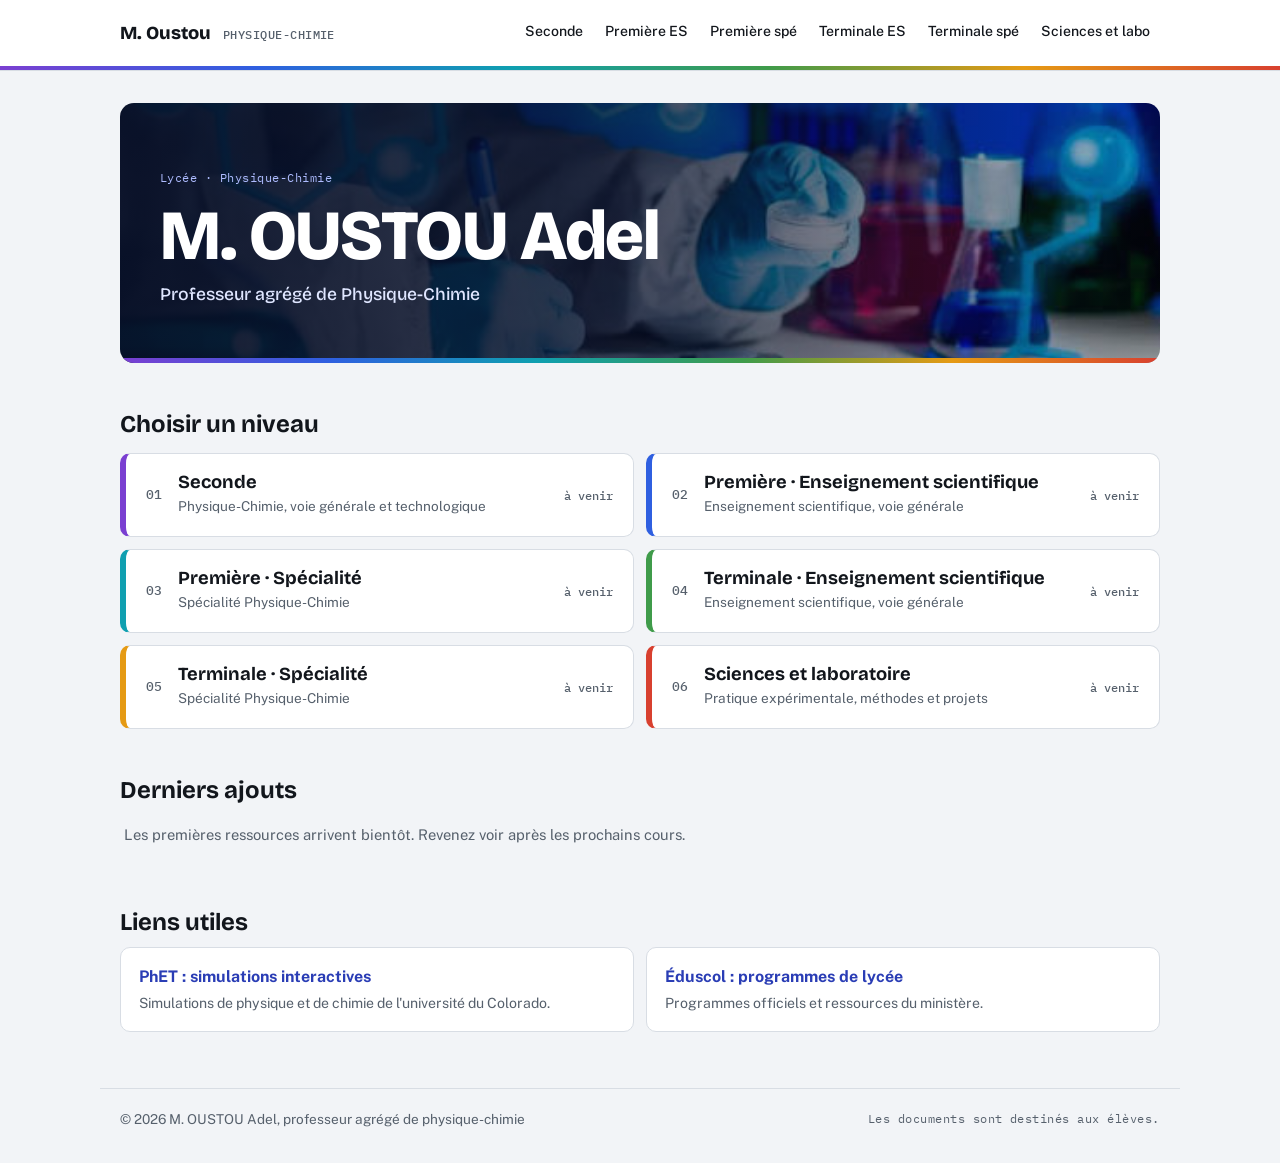
<file: index.html>
<!DOCTYPE html>
<html lang="fr">
<head>
<meta charset="utf-8">
<meta name="viewport" content="width=device-width, initial-scale=1">
<title>Physique-Chimie, M. Oustou</title>
<link rel="preconnect" href="https://fonts.googleapis.com">
<link rel="preconnect" href="https://fonts.gstatic.com" crossorigin>
<link href="https://fonts.googleapis.com/css2?family=Bricolage+Grotesque:opsz,wght@12..96,500;12..96,700;12..96,800&family=IBM+Plex+Mono:wght@400;500&family=Public+Sans:wght@400;500;600&display=swap" rel="stylesheet">
<link rel="stylesheet" href="style.css">
</head>
<body>
<a class="skip" href="#contenu">Aller au contenu</a>
<header class="top">
  <div class="wrap top-in">
    <a class="brand" href="#accueil">M. Oustou <span>Physique-Chimie</span></a>
    <nav id="nav" aria-label="Niveaux"></nav>
  </div>
  <div class="spectre" aria-hidden="true"></div>
</header>
<main id="contenu" class="wrap" tabindex="-1"></main>
<footer class="wrap foot">
  <span id="foot-nom"></span>
  <span class="mono">Les documents sont destinés aux élèves.</span>
</footer>
<script src="data.js"></script>
<script src="app.js"></script>
</body>
</html>
</file>
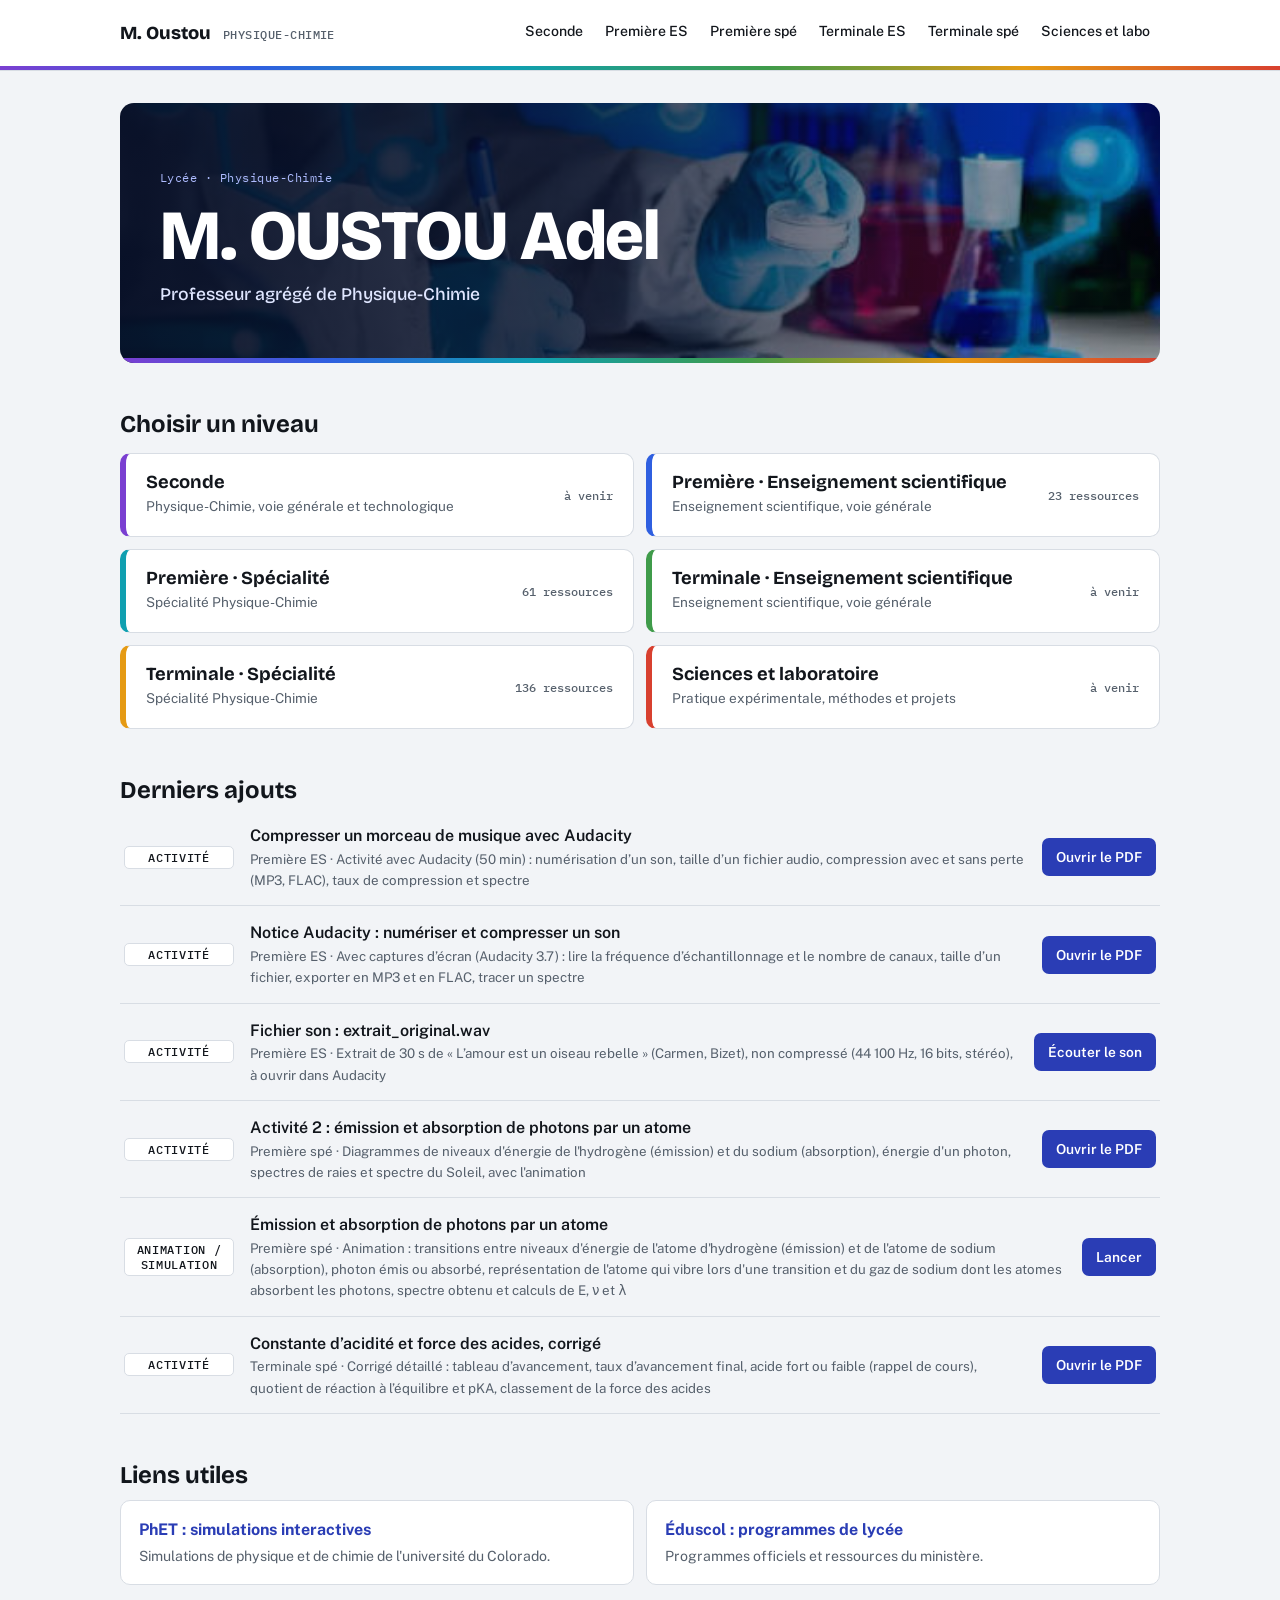
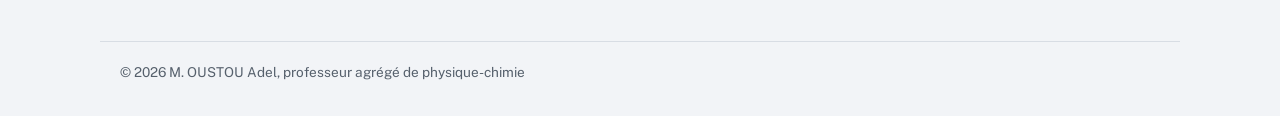
<file: public/index.html>
<!DOCTYPE html>
<html lang="fr">
<head>
<meta charset="utf-8">
<meta name="viewport" content="width=device-width, initial-scale=1">
<title>Physique-Chimie, M. Oustou</title>
<link rel="preconnect" href="https://fonts.googleapis.com">
<link rel="preconnect" href="https://fonts.gstatic.com" crossorigin>
<link href="https://fonts.googleapis.com/css2?family=Bricolage+Grotesque:opsz,wght@12..96,500;12..96,700;12..96,800&family=IBM+Plex+Mono:wght@400;500&family=Public+Sans:wght@400;500;600&display=swap" rel="stylesheet">
<link rel="stylesheet" href="style.css">
</head>
<body>
<a class="skip" href="#contenu">Aller au contenu</a>
<header class="top">
  <div class="wrap top-in">
    <a class="brand" href="#accueil">M. Oustou <span>Physique-Chimie</span></a>
    <nav id="nav" aria-label="Niveaux"></nav>
  </div>
  <div class="spectre" aria-hidden="true"></div>
</header>
<main id="contenu" class="wrap" tabindex="-1"></main>
<footer class="wrap foot">
  <span id="foot-nom"></span>
</footer>
<script src="data.js?v=20261112-2"></script>
<script src="app.js?v=20261106-2"></script>
</body>
</html>
</file>
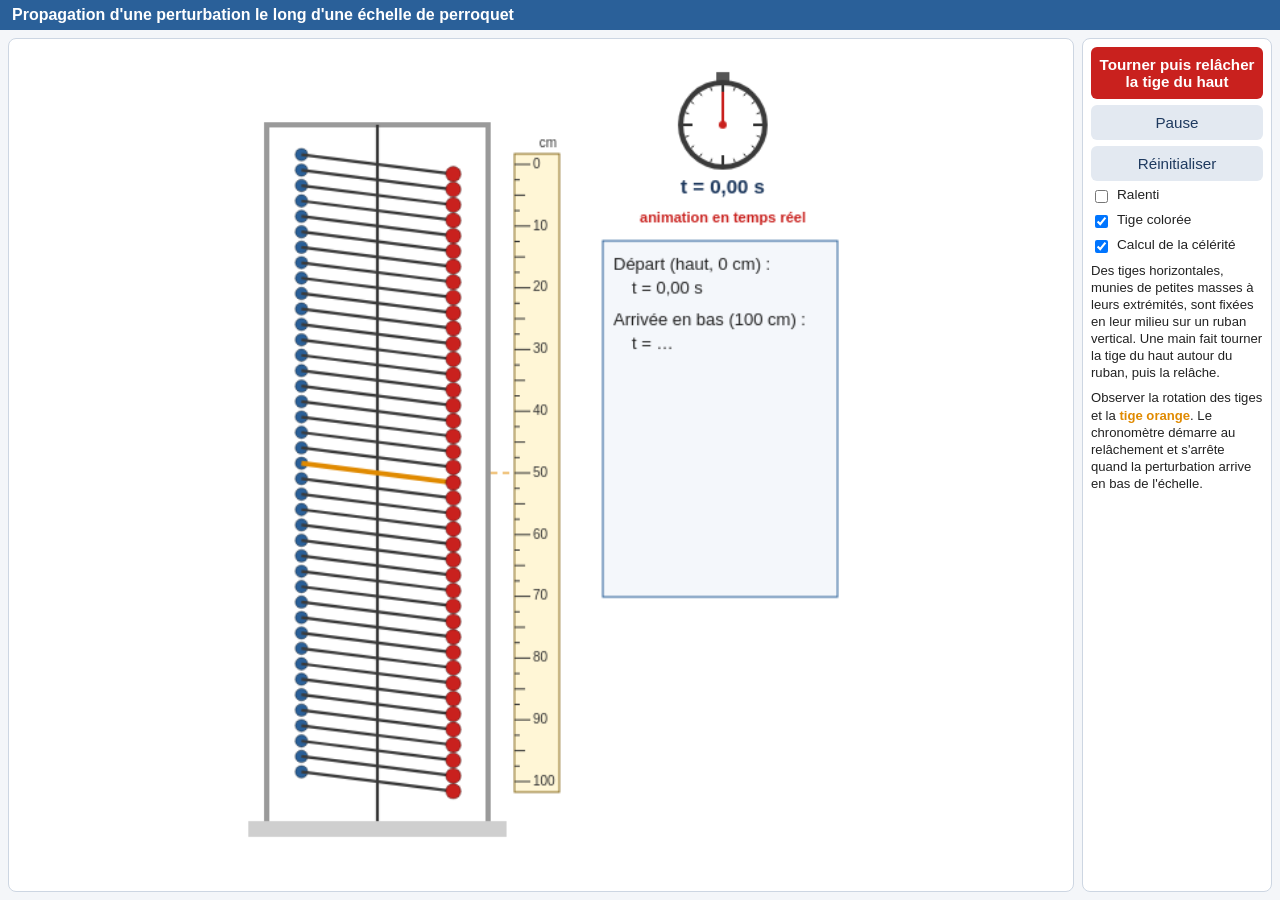
<file: public/simulations/echelle-de-perroquet.html>
<!DOCTYPE html>
<html lang="fr">
<head>
<meta charset="utf-8">
<meta name="viewport" content="width=device-width, initial-scale=1">
<title>Propagation d'une perturbation le long d'une échelle de perroquet</title>
<style>
  :root { --bleu:#2a6099; --rouge:#c9211e; }
  * { box-sizing: border-box; }
  html, body { height:100%; }
  body { margin:0; font-family: "Liberation Sans", Arial, Helvetica, sans-serif; background:#f4f6f9; color:#222;
         display:flex; flex-direction:column; }
  header { background: var(--bleu); color:#fff; padding:6px 12px; flex:0 0 auto; }
  header h1 { margin:0; font-size:1rem; font-weight:bold; }
  main { flex:1 1 auto; min-height:0; display:flex; flex-direction:row; flex-wrap:nowrap; gap:8px; padding:8px; }
  .scene { flex:1 1 auto; min-width:0; min-height:0; display:flex; align-items:flex-start; justify-content:center;
           background:#fff; border:1px solid #cdd6e2; border-radius:8px; padding:4px; }
  canvas { display:block; }
  .panneau { flex:0 0 190px; overflow-y:auto; background:#fff; border:1px solid #cdd6e2; border-radius:8px; padding:8px; }
  .panneau p { margin:0 0 8px; font-size:0.82rem; line-height:1.3; }
  button { display:block; width:100%; margin:0 0 6px; padding:9px 6px; font-size:0.95rem; border:none; border-radius:6px; cursor:pointer; }
  #lancer { background: var(--rouge); color:#fff; font-weight:bold; }
  #pause, #raz { background:#e3e9f1; color:#1f3a5f; }
  label { display:flex; align-items:flex-start; gap:6px; font-size:0.85rem; margin:6px 0; cursor:pointer; line-height:1.2; }
  @media (max-width: 520px) {
    .panneau { flex-basis:132px; padding:6px; }
    .panneau p { font-size:0.74rem; }
    button { font-size:0.82rem; padding:8px 4px; }
    label { font-size:0.76rem; }
    header h1 { font-size:0.88rem; }
  }
</style>
</head>
<body>
<header><h1>Propagation d'une perturbation le long d'une échelle de perroquet</h1></header>
<main>
  <div class="scene" id="scene"><canvas id="c" width="465" height="640"></canvas></div>
  <div class="panneau">
    <button id="lancer">Tourner puis relâcher la tige du haut</button>
    <button id="pause">Pause</button>
    <button id="raz">Réinitialiser</button>
    <label><input type="checkbox" id="ralenti"> Ralenti</label>
    <label><input type="checkbox" id="repere" checked> Tige colorée</label>
    <label><input type="checkbox" id="calcul" checked> Calcul de la célérité</label>
    <p>Des tiges horizontales, munies de petites masses à leurs extrémités, sont fixées en leur milieu sur un ruban
       vertical. Une main fait tourner la tige du haut autour du ruban, puis la relâche.</p>
    <p>Observer la rotation des tiges et la <b style="color:#e08a00">tige orange</b>. Le chronomètre démarre au
       relâchement et s'arrête quand la perturbation arrive en bas de l'échelle.</p>
  </div>
</main>
<script>
(function () {
  const N = 40;              // intervalles : tiges numérotées de 0 (haut) à N (bas)
  const c = 12;              // célérité en tiges par seconde (tiges espacées de 2,5 cm : 0,30 m/s)
  const dt = 0.004;
  const r = c * dt;
  const K = 4;               // nombre de tiges entraînées par la main
  const THETA = 1.25;        // rotation imposée à la tige du bas (rad)
  const TC = 0.6, TM = 0.3, TS = 0.5;
  const KTIGE = 20;          // tige colorée
  const HAUTEUR_CM = 100;
  const REPOS = 0.38;        // angle de repos des tiges (pour voir la perspective)

  let th = new Float64Array(N + 1), tho = new Float64Array(N + 1), thn = new Float64Array(N + 1);
  const cible = new Float64Array(N + 1);
  for (let i = 0; i <= N; i++) cible[i] = i <= K ? THETA * (1 - i / K) : 0;
  let etat = "repos", tp = 0, t = 0, enPause = false, acc = 0, tArrivee = null;

  const cv = document.getElementById("c"), ctx = cv.getContext("2d");
  const scene = document.getElementById("scene");
  function ajuster() {
    const W = scene.clientWidth - 8, H = scene.clientHeight - 8;
    const s = Math.max(0.2, Math.min(W / cv.width, H / cv.height));
    cv.style.width = Math.floor(cv.width * s) + "px";
    cv.style.height = Math.floor(cv.height * s) + "px";
  }
  window.addEventListener("resize", ajuster); ajuster();

  const lisse = x => x <= 0 ? 0 : x >= 1 ? 1 : x * x * (3 - 2 * x);
  const fr = x => x.toFixed(2).replace(".", ",");

  function pas() {
    const r2 = r * r;
    for (let i = 1; i < N; i++) thn[i] = 2 * th[i] - tho[i] + r2 * (th[i + 1] - 2 * th[i] + th[i - 1]);
    thn[0] = 2 * th[0] - tho[0] + 2 * r2 * (th[1] - th[0]);              // haut : extrémité libre
    thn[N] = th[N - 1] + (r - 1) / (r + 1) * (thn[N - 1] - th[N]);       // bas : pas de réflexion
    const tmp = tho; tho = th; th = thn; thn = tmp;
  }

  function avancer(duree) {
    acc += duree;
    while (acc >= dt) {
      acc -= dt; tp += dt;
      if (etat === "rotation") {
        const p = lisse(tp / TC);
        for (let i = 0; i <= N; i++) { th[i] = p * cible[i]; tho[i] = th[i]; }
        if (tp >= TC) { etat = "maintien"; tp = 0; }
      } else if (etat === "maintien") {
        if (tp >= TM) { etat = "libre"; tp = 0; t = 0; for (let i = 0; i <= N; i++) tho[i] = th[i]; }
      } else if (etat === "libre") {
        pas(); t += dt;
        if (tArrivee === null) {
          let imax = -1, amax = 0;
          for (let i = 0; i <= N; i++) { const a = Math.abs(th[i]); if (a > amax) { amax = a; imax = i; } }
          if (amax > 0.15 && imax >= N - 1) tArrivee = t;
        }
      }
    }
  }

  // ---------- dessin ----------
  function rr(x, y, w, h, rad) { ctx.beginPath(); if (ctx.roundRect) ctx.roundRect(x, y, w, h, rad); else ctx.rect(x, y, w, h); }
  function peau() { ctx.fillStyle = "#f2c9a0"; ctx.strokeStyle = "#7a5230"; ctx.lineWidth = 1.2; }
  function main(x, y) {            // main vue de côté qui pince une masse (x, y)
    ctx.fillStyle = "#3d6fa3"; rr(x + 40, y - 13, 64, 26, 4); ctx.fill();
    peau(); rr(x + 10, y - 17, 36, 34, 12); ctx.fill(); ctx.stroke();
    peau(); rr(x - 6, y - 15, 24, 8, 4); ctx.fill(); ctx.stroke();
    peau(); rr(x - 6, y + 7, 24, 8, 4); ctx.fill(); ctx.stroke();
  }

  const G = { xc: 108, bas: 560, haut: 92, L: 62 };
  const yTige = i => G.haut + i * (G.bas - G.haut) / N;
  function extremites(i) {
    const a = REPOS + th[i];
    const X = G.L * Math.cos(a), Z = G.L * Math.sin(a);
    const y = yTige(i);
    return { y, p: { x: G.xc + X, y: y + 0.32 * Z, z: Z }, q: { x: G.xc - X, y: y - 0.32 * Z, z: -Z } };
  }

  function boule(pt, couleur) {
    const rad = 5.2 * (1 + 0.28 * pt.z / G.L);
    ctx.beginPath(); ctx.arc(pt.x, pt.y, rad, 0, 2 * Math.PI); ctx.fillStyle = couleur; ctx.fill();
    ctx.lineWidth = 0.8; ctx.strokeStyle = "rgba(0,0,0,0.45)"; ctx.stroke();
  }

  function cadre() {
    ctx.strokeStyle = "#9a9a9a"; ctx.lineWidth = 4;
    ctx.beginPath(); ctx.moveTo(G.xc - 84, G.bas + 30); ctx.lineTo(G.xc - 84, G.haut - 30); ctx.lineTo(G.xc + 84, G.haut - 30);
    ctx.lineTo(G.xc + 84, G.bas + 30); ctx.stroke();
    ctx.fillStyle = "#cfcfcf"; ctx.fillRect(G.xc - 98, G.bas + 30, 196, 12);
    ctx.strokeStyle = "#333"; ctx.lineWidth = 2.2;
    ctx.beginPath(); ctx.moveTo(G.xc, G.haut - 30); ctx.lineTo(G.xc, G.bas + 30); ctx.stroke();   // ruban
  }

  function regle(xr) {
    const y0 = G.bas, y1 = G.haut;
    ctx.fillStyle = "#fff6d6"; ctx.strokeStyle = "#8a6d1f"; ctx.lineWidth = 1;
    ctx.fillRect(xr, y1 - 8, 34, y0 - y1 + 16); ctx.strokeRect(xr, y1 - 8, 34, y0 - y1 + 16);
    ctx.fillStyle = "#333"; ctx.font = "10px Arial"; ctx.textAlign = "left"; ctx.textBaseline = "middle";
    for (let cm = 0; cm <= HAUTEUR_CM; cm += 2.5) {
      const yy = y1 + (cm / HAUTEUR_CM) * (y0 - y1);
      const L = cm % 10 === 0 ? 12 : (cm % 5 === 0 ? 8 : 4);
      ctx.beginPath(); ctx.moveTo(xr, yy); ctx.lineTo(xr + L, yy); ctx.strokeStyle = "#333"; ctx.stroke();
      if (cm % 10 === 0) ctx.fillText(String(cm), xr + 14, yy);
    }
    ctx.textAlign = "right"; ctx.fillText("cm", xr + 32, y1 - 16);
    ctx.textBaseline = "alphabetic";
  }

  function chronometre(cx, cy, R, tt) {
    ctx.fillStyle = "#555"; ctx.fillRect(cx - 5, cy - R - 10, 10, 8);
    ctx.beginPath(); ctx.arc(cx, cy, R + 4, 0, 2 * Math.PI); ctx.fillStyle = "#3a3a3a"; ctx.fill();
    ctx.beginPath(); ctx.arc(cx, cy, R, 0, 2 * Math.PI); ctx.fillStyle = "#fff"; ctx.fill();
    ctx.strokeStyle = "#333";
    for (let k = 0; k < 20; k++) {
      const a = k / 20 * 2 * Math.PI, L = k % 5 === 0 ? 7 : 3;
      ctx.lineWidth = k % 5 === 0 ? 2 : 1;
      ctx.beginPath(); ctx.moveTo(cx + (R - L) * Math.sin(a), cy - (R - L) * Math.cos(a));
      ctx.lineTo(cx + R * Math.sin(a), cy - R * Math.cos(a)); ctx.stroke();
    }
    const a = (tt % 1) * 2 * Math.PI;
    ctx.strokeStyle = "#c9211e"; ctx.lineWidth = 2;
    ctx.beginPath(); ctx.moveTo(cx, cy); ctx.lineTo(cx + (R - 5) * Math.sin(a), cy - (R - 5) * Math.cos(a)); ctx.stroke();
    ctx.beginPath(); ctx.arc(cx, cy, 3, 0, 2 * Math.PI); ctx.fillStyle = "#c9211e"; ctx.fill();
    ctx.fillStyle = "#1f3a5f"; ctx.font = "bold 15px Arial"; ctx.textAlign = "center";
    ctx.fillText("t = " + fr(tt) + " s", cx, cy + R + 22);
    ctx.lineWidth = 1;
  }

  function fraction(x, y, num, den, font) {
    ctx.font = font; ctx.textAlign = "center";
    const w = Math.max(ctx.measureText(num).width, ctx.measureText(den).width) + 6;
    ctx.fillText(num, x + w / 2, y - 6);
    ctx.fillText(den, x + w / 2, y + 15);
    ctx.beginPath(); ctx.moveTo(x, y); ctx.lineTo(x + w, y); ctx.strokeStyle = "#222"; ctx.lineWidth = 1.2; ctx.stroke();
    return w;
  }

  function calcul(x, y) {
    ctx.fillStyle = "#f4f7fb"; ctx.strokeStyle = "#2a6099"; ctx.lineWidth = 1;
    ctx.fillRect(x - 8, y - 22, 178, 270); ctx.strokeRect(x - 8, y - 22, 178, 270);
    ctx.fillStyle = "#222"; ctx.textAlign = "left"; ctx.font = "13px Arial";
    ctx.fillText("Départ (haut, 0 cm) :", x, y);
    ctx.fillText("t = 0,00 s", x + 14, y + 18);
    ctx.fillText("Arrivée en bas (100 cm) :", x, y + 42);
    ctx.fillText("t = " + (tArrivee === null ? "…" : fr(tArrivee) + " s"), x + 14, y + 60);
    if (tArrivee === null) return;
    ctx.fillText("Distance parcourue :", x, y + 86);
    ctx.fillText("d = 1,00 m", x + 14, y + 104);
    ctx.fillText("Durée : Δt = " + fr(tArrivee) + " s", x, y + 128);
    ctx.fillText("Célérité de l'onde le long", x, y + 152);
    ctx.fillText("de l'échelle de perroquet :", x, y + 170);
    let xx = x; const yy = y + 200, f = "14px Arial";
    ctx.font = f; ctx.textAlign = "left"; ctx.fillText("v =", xx, yy + 5); xx += 26;
    xx += fraction(xx, yy, "d", "Δt", f) + 4;
    ctx.textAlign = "left"; ctx.font = f; ctx.fillText("=", xx, yy + 5); xx += 12;
    fraction(xx, yy, "1,00 m", fr(tArrivee) + " s", f);
    ctx.textAlign = "left"; ctx.font = "bold 14px Arial"; ctx.fillStyle = "#c9211e";
    ctx.fillText("v = " + (1.00 / Number(tArrivee.toFixed(2))).toFixed(2).replace(".", ",") + " m·s⁻¹", x, yy + 44);
    ctx.fillStyle = "#222";
  }

  function dessiner() {
    ctx.clearRect(0, 0, cv.width, cv.height);
    cadre();
    const colore = document.getElementById("repere").checked;
    // des tiges du haut vers le bas : celles du bas recouvrent celles du haut (vue légèrement plongeante)
    for (let i = 0; i <= N; i++) {
      const E = extremites(i);
      const avant = E.p.z >= 0 ? E.p : E.q, arriere = E.p.z >= 0 ? E.q : E.p;
      const cAv = avant === E.p ? "#c9211e" : "#2a6099", cAr = arriere === E.p ? "#c9211e" : "#2a6099";
      const special = colore && i === KTIGE;
      boule(arriere, cAr);
      ctx.strokeStyle = special ? "#e08a00" : "#3a3a3a"; ctx.lineWidth = special ? 4 : 2.2;
      ctx.beginPath(); ctx.moveTo(arriere.x, arriere.y); ctx.lineTo(avant.x, avant.y); ctx.stroke();
      boule(avant, cAv);
    }
    if (colore) {
      const yr = yTige(KTIGE);
      ctx.setLineDash([5, 4]); ctx.strokeStyle = "#e08a00"; ctx.lineWidth = 1;
      ctx.beginPath(); ctx.moveTo(G.xc + 86, yr); ctx.lineTo(G.xc + 102, yr); ctx.stroke(); ctx.setLineDash([]);
    }
    // main
    let dx = 0, visible = true;
    if (etat === "repos") visible = false;
    else if (etat === "rotation") dx = 110 * (1 - lisse(Math.min(1, tp / (0.35 * TC))));
    else if (etat === "libre") { dx = 150 * lisse(tp / TS); if (tp > TS) visible = false; }
    if (visible) { const E = extremites(0); main(E.p.x + 6 + dx, E.p.y); }

    regle(G.xc + 104);
    const tc = etat === "libre" ? (tArrivee === null ? t : tArrivee) : 0;
    chronometre(370, 62, 30, tc);
    ctx.fillStyle = "#c9211e"; ctx.font = "bold 11px Arial"; ctx.textAlign = "center";
    ctx.fillText(document.getElementById("ralenti").checked ? "animation ralentie 4 fois" : "animation en temps réel", 370, 136);
    if (document.getElementById("calcul").checked) calcul(287, 172);
  }

  let dernier = null;
  function boucle(ts) {
    if (dernier === null) dernier = ts;
    const ecoule = Math.min(0.05, (ts - dernier) / 1000);
    dernier = ts;
    if (!enPause) avancer(ecoule * (document.getElementById("ralenti").checked ? 0.25 : 1));
    dessiner();
    requestAnimationFrame(boucle);
  }

  function raz() { th.fill(0); tho.fill(0); thn.fill(0); t = 0; tp = 0; acc = 0; etat = "repos"; tArrivee = null; }
  document.getElementById("lancer").addEventListener("click", () => {
    raz(); etat = "rotation"; enPause = false; document.getElementById("pause").textContent = "Pause";
  });
  document.getElementById("pause").addEventListener("click", (ev) => {
    enPause = !enPause; ev.target.textContent = enPause ? "Reprendre" : "Pause";
  });
  document.getElementById("raz").addEventListener("click", () => {
    raz(); enPause = false; document.getElementById("pause").textContent = "Pause";
  });
  requestAnimationFrame(boucle);
})();
</script>
</body>
</html>
</file>
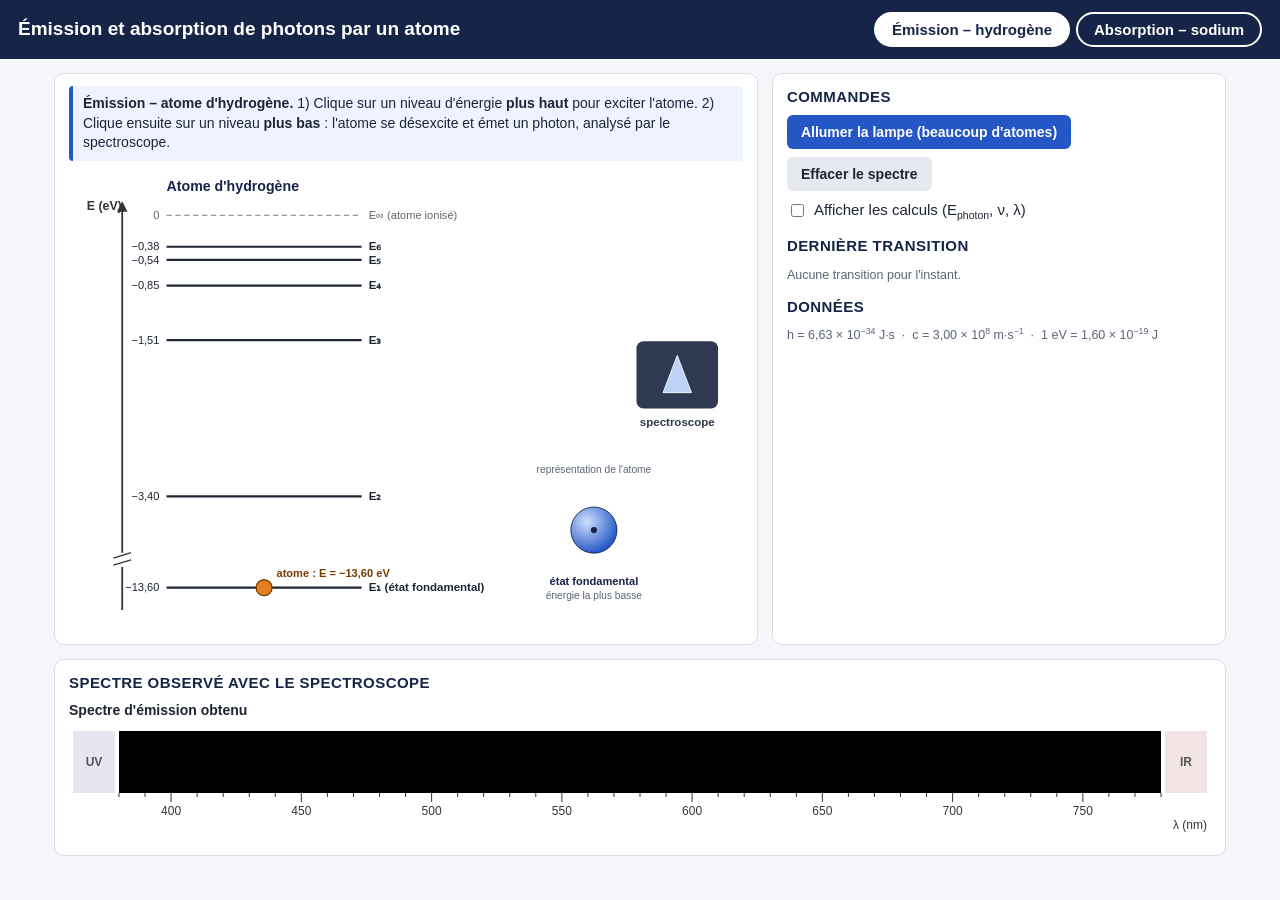
<file: public/simulations/emission-absorption-photons.html>
<!DOCTYPE html>
<html lang="fr">
<head>
<meta charset="utf-8">
<meta name="viewport" content="width=device-width, initial-scale=1">
<title>Émission et absorption de photons par un atome</title>
<style>
  :root{
    --bg:#f4f6fa; --card:#ffffff; --ink:#1d2433; --muted:#5b6478; --line:#d9dee8;
    --accent:#2457c5; --accent2:#c0392b; --ok:#1e8449;
  }
  *{box-sizing:border-box}
  body{margin:0;background:var(--bg);color:var(--ink);font-family:"Segoe UI",Roboto,"Helvetica Neue",Arial,sans-serif;font-size:15px;line-height:1.4}
  header{background:#152447;color:#fff;padding:12px 18px;display:flex;flex-wrap:wrap;align-items:center;gap:12px;justify-content:space-between}
  header h1{font-size:19px;margin:0;font-weight:600}
  .tabs{display:flex;gap:6px}
  .tab{border:2px solid #fff;background:transparent;color:#fff;padding:7px 16px;border-radius:20px;font-size:15px;cursor:pointer;font-weight:600}
  .tab.active{background:#fff;color:#152447}
  main{max-width:1200px;margin:0 auto;padding:14px;display:grid;grid-template-columns:minmax(0,1.55fr) minmax(280px,1fr);gap:14px}
  @media (max-width:860px){main{grid-template-columns:1fr}}
  .card{background:var(--card);border:1px solid var(--line);border-radius:10px;padding:12px 14px}
  .card h2{font-size:15px;margin:0 0 8px;color:#152447;text-transform:uppercase;letter-spacing:.03em}
  #scene{width:100%;height:auto;display:block;user-select:none}
  .full{grid-column:1/-1}
  .consigne{background:#eef3ff;border-left:4px solid var(--accent);padding:8px 10px;border-radius:4px;margin-bottom:10px;font-size:14px}
  .controls{display:flex;flex-wrap:wrap;gap:8px;margin:8px 0}
  button.act{background:var(--accent);color:#fff;border:none;padding:9px 14px;border-radius:6px;font-size:14px;cursor:pointer;font-weight:600}
  button.act.sec{background:#e6e9f0;color:var(--ink)}
  button.act:disabled{opacity:.45;cursor:default}
  label.chk{display:flex;align-items:center;gap:7px;margin:6px 0;cursor:pointer}
  .radio{display:block;margin:4px 0;cursor:pointer}
  .info{font-size:14.5px}
  .info .row{display:flex;justify-content:space-between;gap:8px;padding:3px 0;border-bottom:1px dashed #e3e6ee}
  .info .row b{font-weight:600}
  .msg{margin-top:8px;padding:8px 10px;border-radius:6px;font-weight:600;font-size:14px;display:none}
  .msg.ok{display:block;background:#e7f6ec;color:#155d32}
  .msg.no{display:block;background:#fdecea;color:#8e2a20}
  .msg.neutral{display:block;background:#f1f3f7;color:#333}
  .slider{display:flex;align-items:center;gap:10px;margin:8px 0}
  .slider input[type=range]{flex:1}
  .slider input[type=number]{width:80px;font-size:15px;padding:4px}
  .swatch{width:26px;height:26px;border-radius:50%;border:1px solid #888;flex:none}
  table{border-collapse:collapse;width:100%;font-size:14px}
  th,td{border:1px solid var(--line);padding:4px 6px;text-align:center}
  th{background:#f0f2f7}
  .spec-wrap{position:relative}
  canvas{width:100%;display:block}
  .spec-title{font-weight:600;font-size:14px;margin:8px 0 3px}
  .hidden{display:none!important}
  .small{font-size:12.5px;color:var(--muted)}
  sub,sup{font-size:70%}
</style>
</head>
<body>
<header>
  <h1>Émission et absorption de photons par un atome</h1>
  <div class="tabs">
    <button class="tab active" id="tabEm">Émission – hydrogène</button>
    <button class="tab" id="tabAb">Absorption – sodium</button>
  </div>
</header>

<main>
  <section class="card">
    <div class="consigne" id="consigne"></div>
    <svg id="scene" viewBox="0 0 760 520" aria-label="Diagramme des niveaux d'énergie de l'atome"></svg>
  </section>

  <section class="card">
    <!-- Contrôles émission -->
    <div id="ctrlEm">
      <h2>Commandes</h2>
      <div class="controls">
        <button class="act" id="btnLamp">Allumer la lampe (beaucoup d'atomes)</button>
        <button class="act sec" id="btnClearEm">Effacer le spectre</button>
      </div>
    </div>
    <!-- Contrôles absorption -->
    <div id="ctrlAb" class="hidden">
      <h2>Commandes</h2>
      <div class="small">Photon envoyé sur le gaz de sodium : choisir sa longueur d'onde λ.</div>
      <div class="slider">
        <span class="swatch" id="swatch"></span>
        <input type="range" id="lam" min="200" max="900" step="1" value="550">
        <input type="number" id="lamNum" min="200" max="900" step="1" value="550"> nm
      </div>
      <div class="small" id="lamDomain"></div>
      <div class="controls">
        <button class="act" id="btnSend">Envoyer le photon</button>
        <button class="act" id="btnWhite">Envoyer de la lumière blanche</button>
        <button class="act sec" id="btnClearAb">Effacer le spectre</button>
      </div>
      <label class="chk"><input type="checkbox" id="chkEmUnder"> <span>Afficher le spectre d'émission du sodium en dessous</span></label>
    </div>
    <label class="chk"><input type="checkbox" id="chkCalc"> <span>Afficher les calculs (E<sub>photon</sub>, ν, λ)</span></label>

    <h2 style="margin-top:12px">Dernière transition</h2>
    <div class="info" id="info"><span class="small">Aucune transition pour l'instant.</span></div>
    <div class="msg" id="msg"></div>

    <h2 style="margin-top:12px">Données</h2>
    <div class="small">h = 6,63 × 10<sup>−34</sup> J·s &nbsp;·&nbsp; c = 3,00 × 10<sup>8</sup> m·s<sup>−1</sup> &nbsp;·&nbsp; 1 eV = 1,60 × 10<sup>−19</sup> J</div>
  </section>

  <section class="card full">
    <h2 id="specHead">Spectre observé avec le spectroscope</h2>
    <div class="spec-title" id="specLabel1">Spectre d'émission obtenu</div>
    <div class="spec-wrap"><canvas id="spec1" height="110"></canvas></div>
    <div id="spec2Box" class="hidden">
      <div class="spec-title">Spectre d'émission de la vapeur de sodium (pour comparer)</div>
      <div class="spec-wrap"><canvas id="spec2" height="110"></canvas></div>
    </div>
    <div class="small" id="outside" style="margin-top:6px"></div>
    <div id="tableBox" style="margin-top:10px"></div>
  </section>
</main>

<script>
(function(){
"use strict";
// ---------- Données physiques ----------
const H = 6.63e-34, C = 3.00e8, EV = 1.60e-19;
const ATOMS = {
  em: { titre:"Atome d'hydrogène", nom:"hydrogène", levels:[-13.60,-3.40,-1.51,-0.85,-0.54,-0.38], brk:true },
  ab: { titre:"Atome de sodium", nom:"sodium",    levels:[-5.14,-3.03,-1.39,-0.79], brk:false }
};
const SUBS = ["₁","₂","₃","₄","₅","₆"];
let A = ATOMS.em, LEVELS = A.levels;
const name = i => "E" + SUBS[i];

function lambdaNm(dE_eV){ return H*C/(dE_eV*EV)*1e9; }
function domain(l){ return l < 400 ? "ultraviolet (invisible)" : (l > 800 ? "infrarouge (invisible)" : "visible"); }

const SUP = {"-":"⁻","0":"⁰","1":"¹","2":"²","3":"³","4":"⁴","5":"⁵","6":"⁶","7":"⁷","8":"⁸","9":"⁹"};
function fr(x, d){ return x.toFixed(d).replace(".", ",").replace("-", "−"); }
function sci(x, sig){
  sig = sig || 3;
  let e = Math.floor(Math.log10(Math.abs(x)));
  let m = +(x / Math.pow(10, e)).toFixed(sig-1);
  if(Math.abs(m) >= 10){ m /= 10; e += 1; }
  return fr(m, sig-1) + " × 10" + String(e).split("").map(ch => SUP[ch]).join("");
}
function wlColor(l){
  let r=0,g=0,b=0;
  if(l < 380) return "rgb(150,120,200)";
  if(l > 780) return "rgb(130,40,40)";
  if(l<440){r=-(l-440)/60;b=1;}
  else if(l<490){g=(l-440)/50;b=1;}
  else if(l<510){g=1;b=-(l-510)/20;}
  else if(l<580){r=(l-510)/70;g=1;}
  else if(l<645){r=1;g=-(l-645)/65;}
  else {r=1;}
  let f = 1;
  if(l<420) f=0.3+0.7*(l-380)/40; else if(l>700) f=0.3+0.7*(780-l)/80;
  const c = v => Math.round(255*Math.pow(v*f,0.8));
  return `rgb(${c(r)},${c(g)},${c(b)})`;
}
const arrowColor = l => l<380 ? "#7b5fb5" : (l>780 ? "#8a2b2b" : wlColor(l));

// ---------- Scène SVG ----------
const svg = document.getElementById("scene");
const NS = "http://www.w3.org/2000/svg";
function el(tag, attrs, parent){
  const e = document.createElementNS(NS, tag);
  for(const k in attrs) e.setAttribute(k, attrs[k]);
  (parent||svg).appendChild(e); return e;
}
const X0 = 110, X1 = 330, XC = 220, YTOP = 50, YLOW = 395, YBOT = 470;
const SX = 640, SY = 230; // spectroscope
function yOf(E){
  if(A.brk){ return E < -5 ? YBOT : YTOP + (-E)/3.7*(YLOW-YTOP); }
  const Emin = A.levels[0];
  return YTOP + (E/Emin)*(YBOT-YTOP);
}
let LY = [];

const gStatic = el("g",{}), gArrows = el("g",{}), gPhotons = el("g",{}), gTop = el("g",{});

// ---------- Représentation imagée des atomes (sphères qui vibrent) ----------
const defs = el("defs",{});
function grad(id, c0, c1){
  const g = el("radialGradient",{id:id,cx:"35%",cy:"32%",r:"70%"},defs);
  el("stop",{offset:"0%","stop-color":c0},g); el("stop",{offset:"100%","stop-color":c1},g);
}
grad("gAtomCalm","#cfe0ff","#2457c5");
grad("gAtomHot","#fff1c9","#e0662a");
const gAtomLayer = el("g",{});
const gH = el("g",{},gAtomLayer), gGas = el("g",{},gAtomLayer);
function makeAtom(parent, x, y, r0, rG, nucR){
  const g = el("g",{},parent);
  const halo = el("circle",{cx:0,cy:0,r:r0,fill:"#f5a623",opacity:0},g);
  const body = el("circle",{cx:0,cy:0,r:r0,fill:"url(#gAtomCalm)",stroke:"#152447","stroke-width":1},g);
  const hot = el("circle",{cx:0,cy:0,r:r0,fill:"url(#gAtomHot)",opacity:0},g);
  if(nucR) el("circle",{cx:0,cy:0,r:nucR,fill:"#152447"},g);
  return {g, halo, body, hot, x0:x, y0:y, x:x, y:y, r0, rG, E:null, amp:0, shaking:false, dir:0, drift:false, ph:Math.random()*1000};
}
// atome d'hydrogène (émission)
const AX = 592, AY = 405;
const hAtom = makeAtom(gH, AX, AY, 26, 20, 3.5);
el("text",{x:AX,y:AY-64,"text-anchor":"middle","font-size":11.5,fill:"#5b6478"},gH).textContent = "représentation de l'atome";
// gaz de sodium (absorption)
const CELL = {x:490, y:338, w:255, h:114};
el("rect",{x:CELL.x,y:CELL.y,width:CELL.w,height:CELL.h,rx:16,fill:"#fffbe8",stroke:"#b8962e","stroke-width":1.6},gGas);
el("text",{x:CELL.x+CELL.w/2,y:CELL.y-8,"text-anchor":"middle","font-size":11.5,fill:"#5b6478"},gGas).textContent = "gaz de sodium : représentation des atomes";
const gasAtoms = [[520,368],[575,410],[628,362],[680,416],[722,366],[528,428],[640,432],[598,382],[700,440],[560,358]]
  .map(([x,y])=>{ const a = makeAtom(gGas, x, y, 10, 8, 0); a.drift = true; return a; });
const cap1 = el("text",{x:AX,y:AY+62,"text-anchor":"middle","font-size":12.5,"font-weight":"bold",fill:"#152447"});
const cap2 = el("text",{x:AX,y:AY+78,"text-anchor":"middle","font-size":11.5,fill:"#5b6478"});
let activeAtom = hAtom, tPrev = performance.now();
function atomFrac(E){ const E0 = LEVELS[0]; return Math.max(0, Math.min(1, (E - E0)/(0 - E0))); }
function atomCaption(){
  const cx = mode === "em" ? AX : CELL.x + CELL.w/2, cy = mode === "em" ? AY + 62 : CELL.y + CELL.h + 22;
  cap1.setAttribute("x", cx); cap2.setAttribute("x", cx); cap1.setAttribute("y", cy); cap2.setAttribute("y", cy + 16);
  const at = activeAtom;
  if(at.E === null) return;
  if(at.shaking){
    cap1.textContent = mode === "em" ? "l'atome vibre : transition" : (at.dir > 0 ? "un atome absorbe le photon : il vibre" : "l'atome vibre : il se désexcite");
    cap2.textContent = "entre deux niveaux d'énergie"; return;
  }
  const i = LEVELS.indexOf(at.E);
  if(mode === "em"){
    cap1.textContent = i === 0 ? "état fondamental" : "état excité (" + name(i) + ")";
    cap2.textContent = i === 0 ? "énergie la plus basse" : "énergie plus élevée";
  } else {
    cap1.textContent = i > 0 ? "un atome est dans l'état excité (" + name(i) + ")" : "atomes dans l'état fondamental";
    cap2.textContent = i > 0 ? "il a absorbé l'énergie du photon" : "agitation thermique";
  }
}
function renderAtoms(t){
  const dt = t - tPrev; tPrev = t;
  for(const a of [hAtom, ...gasAtoms]){
    if(a.shaking) a.amp = Math.min(a.r0 > 20 ? 7 : 4, a.amp + dt*0.05);
    else a.amp *= Math.exp(-dt/220);
    if(a.amp < 0.05) a.amp = 0;
    if(a.drift){ a.x = a.x0 + 5*Math.sin(t/900 + a.ph); a.y = a.y0 + 4*Math.cos(t/1150 + 1.3*a.ph); }
    const f = a.E === null ? 0 : atomFrac(a.E), k = a.r0/26;
    const r = a.r0 + a.rG*f + a.amp*0.45*Math.sin(t*2*Math.PI/48 + a.ph);
    const dx = a.amp*Math.sin(t*2*Math.PI/52 + a.ph), dy = 0.6*a.amp*Math.sin(t*2*Math.PI/67 + 1 + a.ph);
    a.g.setAttribute("transform", `translate(${(a.x+dx).toFixed(2)},${(a.y+dy).toFixed(2)})`);
    a.body.setAttribute("r", r.toFixed(2)); a.hot.setAttribute("r", r.toFixed(2));
    a.hot.setAttribute("opacity", (f > 0.01 ? Math.min(1, 0.4 + f*1.2) : 0).toFixed(2));
    a.halo.setAttribute("r", (r + k*(6 + 10*f) + a.amp).toFixed(2));
    const ho = (f > 0.01 || a.amp > 0) ? 0.10 + 0.35*f + 0.05*a.amp : 0;
    a.halo.setAttribute("opacity", ho.toFixed(2));
  }
  requestAnimationFrame(renderAtoms);
}
requestAnimationFrame(renderAtoms);
function resetAtoms(){
  for(const a of [hAtom, ...gasAtoms]){ a.E = LEVELS[0]; a.amp = 0; a.shaking = false; }
  activeAtom = mode === "em" ? hAtom : gasAtoms[0];
  gH.style.display = mode === "em" ? "" : "none";
  gGas.style.display = mode === "ab" ? "" : "none";
  atomCaption();
}
// excitation brève d'un atome du gaz (lumière blanche)
function flashAtom(a, p){
  a.E = LEVELS[p]; a.amp = 4;
  setTimeout(()=>{ a.E = LEVELS[0]; a.amp = 3; }, 650);
}
const gAtomPh = el("g",{});
// photon émis par l'atome d'hydrogène
function atomPhoton(l, kind, ms){
  const p = makePhoton(l); gAtomPh.appendChild(p);
  const len = 46, a0 = AX + 24, a1 = 770;
  return tween(ms, u=>p.setAttribute("d", wavePath(a0 + (a1-a0)*u, AY, len, l))).then(()=>p.remove());
}
// photon qui arrive sur le gaz : absorbé par le premier atome rencontré, ou qui traverse le gaz
function gasTarget(){
  let t = gasAtoms[Math.floor(Math.random()*gasAtoms.length)];
  const y = t.y;
  for(const a of gasAtoms) if(Math.abs(a.y - y) < 16 && a.x < t.x) t = a;
  return t;
}
function gasPhoton(l, kind, ms){
  const p = makePhoton(l); gAtomPh.appendChild(p);
  const len = 40, a0 = 425 - len;
  let t = null, y, a1;
  if(kind === "ab"){ t = gasTarget(); y = t.y; a1 = t.x - 12 - len; }
  else { y = CELL.y + 16 + Math.random()*(CELL.h - 32); a1 = 780; }
  const pr = tween(ms, u=>p.setAttribute("d", wavePath(a0 + (a1-a0)*u, y, len, l))).then(()=>p.remove());
  return {pr, t};
}

function drawStatic(){
  gStatic.innerHTML = "";
  LY = LEVELS.map(yOf);
  el("text",{x:X0,y:22,"font-size":16,"font-weight":"bold",fill:"#152447"},gStatic).textContent = A.titre;
  el("line",{x1:60,y1:YBOT+25,x2:60,y2:YTOP-12,stroke:"#333","stroke-width":2},gStatic);
  el("path",{d:`M54 ${YTOP-4} L60 ${YTOP-16} L66 ${YTOP-4} Z`,fill:"#333"},gStatic);
  el("text",{x:20,y:YTOP-6,"font-size":14,"font-weight":"bold",fill:"#333"},gStatic).textContent="E (eV)";
  if(A.brk){
    const yb = (YLOW + YBOT)/2 + 6;
    el("rect",{x:52,y:yb-8,width:16,height:16,fill:"#fff"},gStatic);
    el("line",{x1:50,y1:yb-2,x2:70,y2:yb-8,stroke:"#333","stroke-width":1.5},gStatic);
    el("line",{x1:50,y1:yb+6,x2:70,y2:yb,stroke:"#333","stroke-width":1.5},gStatic);
  }
  el("line",{x1:X0,y1:YTOP,x2:X1,y2:YTOP,stroke:"#999","stroke-width":1.5,"stroke-dasharray":"6 4"},gStatic);
  el("text",{x:X0-8,y:YTOP+4,"text-anchor":"end","font-size":12.5,fill:"#666"},gStatic).textContent="0";
  el("text",{x:X1+8,y:YTOP+4,"font-size":12.5,fill:"#666"},gStatic).textContent="E∞ (atome ionisé)";
  LEVELS.forEach((E,i)=>{
    const y = LY[i];
    el("line",{x1:X0,y1:y,x2:X1,y2:y,stroke:"#1d2433","stroke-width":2.5},gStatic);
    el("text",{x:X0-8,y:y+4,"text-anchor":"end","font-size":12.5,fill:"#1d2433"},gStatic).textContent=fr(E,2);
    el("text",{x:X1+8,y:y+4,"font-size":13,"font-weight":"bold",fill:"#1d2433"},gStatic).textContent = name(i) + (i===0 ? "  (état fondamental)" : "");
    const hit = el("rect",{x:X0-6,y:y-9,width:X1-X0+12,height:18,fill:"transparent",style: mode==="em" ? "cursor:pointer" : ""},gStatic);
    hit.addEventListener("click",()=>onLevelClick(i));
    hit.addEventListener("mouseenter",()=>{ if(!busy && mode==="em") hit.setAttribute("fill","rgba(36,87,197,.12)"); });
    hit.addEventListener("mouseleave",()=>hit.setAttribute("fill","transparent"));
  });
  el("rect",{x:SX,y:SY-38,width:92,height:76,rx:8,fill:"#2f3a52"},gStatic);
  el("path",{d:`M${SX+30} ${SY+20} L${SX+46} ${SY-22} L${SX+62} ${SY+20} Z`,fill:"#bcd3f5",stroke:"#fff","stroke-width":1},gStatic);
  el("text",{x:SX+46,y:SY+58,"text-anchor":"middle","font-size":13,fill:"#2f3a52","font-weight":"bold"},gStatic).textContent="spectroscope";
}

let cur = 0;
const electron = el("circle",{cx:XC,cy:YBOT,r:9,fill:"#e67e22",stroke:"#7a3b00","stroke-width":1.5},gTop);
const eLabel = el("text",{x:XC+14,y:YBOT-12,"font-size":12.5,fill:"#7a3b00","font-weight":"bold"},gTop);
function setElectron(y){ electron.setAttribute("cy",y); eLabel.setAttribute("y",y-12); }
function updateLabel(){ eLabel.textContent = "atome : E = " + fr(LEVELS[cur],2) + " eV"; }

const lampG = el("g",{},gTop);
function drawLamp(y){
  lampG.innerHTML = "";
  el("circle",{cx:26,cy:y,r:15,fill:"#fff7c2",stroke:"#c9a400","stroke-width":2},lampG);
  for(let k=0;k<8;k++){
    const a = k*Math.PI/4;
    el("line",{x1:26+19*Math.cos(a),y1:y+19*Math.sin(a),x2:26+25*Math.cos(a),y2:y+25*Math.sin(a),stroke:"#c9a400","stroke-width":2},lampG);
  }
  el("text",{x:26,y:y+44,"text-anchor":"middle","font-size":11,fill:"#7a6200"},lampG).textContent="source";
}

// ---------- Animation ----------
let busy = false;
function tween(ms, fn){
  return new Promise(res=>{
    const t0 = performance.now();
    function step(t){ const u = Math.min(1,(t-t0)/ms); fn(u); if(u<1) requestAnimationFrame(step); else res(); }
    requestAnimationFrame(step);
  });
}
const wait = ms => new Promise(r=>setTimeout(r,ms));
const ease = u => u<.5 ? 2*u*u : 1-Math.pow(-2*u+2,2)/2;
function wavePath(x, y, len, l){
  const per = Math.max(6, Math.min(26, l/28)), amp = 6;
  let d = `M${x} ${y}`;
  for(let s=0;s<=len;s+=2) d += ` L${x+s} ${y + amp*Math.sin(2*Math.PI*s/per)}`;
  return d;
}
function makePhoton(l){
  const p = el("path",{fill:"none",stroke:wlColor(l),"stroke-width":3,"stroke-linecap":"round"},gPhotons);
  if(l<380 || l>780) p.setAttribute("stroke-dasharray","3 3");
  return p;
}
function arrow(y1, y2, color, x){
  x = x || XC;
  const g = el("g",{},gArrows), dir = y2 > y1 ? 1 : -1;
  el("line",{x1:x,y1:y1,x2:x,y2:y2-dir*10,stroke:color,"stroke-width":3.5},g);
  el("path",{d:`M${x-7} ${y2-dir*12} L${x} ${y2} L${x+7} ${y2-dir*12} Z`,fill:color},g);
  return g;
}
async function moveElectron(to, ms){
  const y0 = +electron.getAttribute("cy"), y1 = LY[to];
  const E0 = LEVELS[cur], E1 = LEVELS[to], at = activeAtom;
  at.shaking = true; at.dir = to > cur ? 1 : -1; atomCaption();
  if(ms < 300) at.amp = 6;
  await tween(ms, u=>{ setElectron(y0+(y1-y0)*ease(u)); at.E = E0 + (E1-E0)*ease(u); });
  at.shaking = false; cur = to; at.E = LEVELS[to]; atomCaption(); updateLabel();
}

// ---------- Spectres ----------
const VMIN = 380, VMAX = 780;
const em = {}, ab = {};
const cv1 = document.getElementById("spec1"), cv2 = document.getElementById("spec2");
function drawSpectrum(cv, kind, lines){
  const r = window.devicePixelRatio || 1, w = cv.parentElement.clientWidth;
  cv.width = Math.round(w*r); cv.height = Math.round(110*r); cv.style.height = "110px";
  const ctx = cv.getContext("2d"); ctx.setTransform(r,0,0,r,0,0);
  const L = 50, R = w - 50, top = 8, hgt = 62;
  const xOf = l => L + (l - VMIN)/(VMAX - VMIN)*(R - L);
  ctx.clearRect(0,0,w,110);
  ctx.fillStyle = "#e8e4f2"; ctx.fillRect(4, top, L-8, hgt);
  ctx.fillStyle = "#f2e4e4"; ctx.fillRect(R+4, top, w-R-8, hgt);
  ctx.fillStyle = "#555"; ctx.font = "bold 12px sans-serif"; ctx.textAlign = "center";
  ctx.fillText("UV", L/2, top+hgt/2+4); ctx.fillText("IR", (R+w)/2, top+hgt/2+4);
  if(kind === "abs"){
    for(let x=L; x<=R; x++){ ctx.fillStyle = wlColor(VMIN + (x-L)/(R-L)*(VMAX-VMIN)); ctx.fillRect(x, top, 1.5, hgt); }
    ctx.fillStyle = "#000";
    Object.keys(lines).forEach(k=>{ const l=+k; if(l>=VMIN && l<=VMAX) ctx.fillRect(xOf(l)-1.5, top, 3, hgt); });
  } else {
    ctx.fillStyle = "#000"; ctx.fillRect(L, top, R-L, hgt);
    let max = 1; Object.values(lines).forEach(v=>{ if(v>max) max=v; });
    Object.keys(lines).forEach(k=>{
      const l = +k; if(l<VMIN||l>VMAX) return;
      ctx.globalAlpha = 0.45 + 0.55*Math.min(1, lines[k]/max);
      ctx.fillStyle = wlColor(l); ctx.fillRect(xOf(l)-1.5, top, 3, hgt); ctx.globalAlpha = 1;
    });
  }
  let uv = 0, ir = 0;
  Object.keys(lines).forEach(k=>{ if(+k<VMIN) uv++; else if(+k>VMAX) ir++; });
  ctx.font = "11px sans-serif"; ctx.fillStyle = "#333";
  if(uv) ctx.fillText(uv + (uv>1?" raies":" raie"), L/2, top+hgt-6);
  if(ir) ctx.fillText(ir + (ir>1?" raies":" raie"), (R+w)/2, top+hgt-6);
  ctx.strokeStyle = "#333"; ctx.lineWidth = 1; ctx.textAlign = "center";
  const yb = top + hgt;
  for(let l=VMIN; l<=VMAX; l+=10){
    const x = xOf(l), big = l % 50 === 0;
    ctx.beginPath(); ctx.moveTo(x, yb); ctx.lineTo(x, yb + (big?9:4)); ctx.stroke();
    if(big){ ctx.font = "12px sans-serif"; ctx.fillText(String(l), x, yb + 22); }
  }
  ctx.textAlign = "right"; ctx.fillText("λ (nm)", w-4, yb + 36);
}
// spectre d'émission du sodium : raies qui aboutissent à l'état fondamental
const NA_EM = {};
ATOMS.ab.levels.forEach((E,p)=>{ if(p>0) NA_EM[Math.round(lambdaNm(E - ATOMS.ab.levels[0]))] = 1; });
function redraw(){
  if(mode === "em") drawSpectrum(cv1, "em", em);
  else { drawSpectrum(cv1, "abs", ab); if(chkEmUnder.checked) drawSpectrum(cv2, "em", NA_EM); }
}

// ---------- Informations ----------
const info = document.getElementById("info"), msg = document.getElementById("msg");
const chkCalc = document.getElementById("chkCalc");
let last = null;
function showInfo(){
  if(!last){ info.innerHTML = '<span class="small">Aucune transition pour l\'instant.</span>'; return; }
  const {i, f, kind, l} = last, dE = Math.abs(LEVELS[f]-LEVELS[i]);
  let h = `<div class="row"><span>Transition</span><b>${name(i)} → ${name(f)}</b></div>`;
  h += `<div class="row"><span>Énergie initiale E<sub>i</sub></span><b>${fr(LEVELS[i],2)} eV</b></div>`;
  h += `<div class="row"><span>Énergie finale E<sub>f</sub></span><b>${fr(LEVELS[f],2)} eV</b></div>`;
  h += `<div class="row"><span>Énergie de l'atome</span><b>${LEVELS[f]<LEVELS[i]?"diminue":"augmente"}</b></div>`;
  h += `<div class="row"><span>Photon</span><b>${kind==="em"?"émis":"absorbé"}</b></div>`;
  if(chkCalc.checked){
    const EJ = dE*EV;
    h += `<div class="row"><span>ΔE = |E<sub>f</sub> − E<sub>i</sub>|</span><b>${fr(dE,2)} eV</b></div>`;
    h += `<div class="row"><span>E<sub>photon</sub></span><b>${sci(EJ)} J</b></div>`;
    h += `<div class="row"><span>ν</span><b>${sci(EJ/H)} Hz</b></div>`;
    h += `<div class="row"><span>λ</span><b>${fr(l,0)} nm</b></div>`;
    h += `<div class="row"><span>Domaine</span><b>${domain(l)}</b></div>`;
  } else h += `<div class="small" style="margin-top:4px">Coche « Afficher les calculs » pour vérifier tes résultats.</div>`;
  info.innerHTML = h;
}
function setMsg(t, cls){ msg.className = "msg " + (cls||"neutral"); msg.innerHTML = t; }
function clearMsg(){ msg.className = "msg"; msg.textContent = ""; }
const done = [];
function showTable(){
  const box = document.getElementById("tableBox");
  if(mode !== "em" || !done.length){ box.innerHTML = ""; return; }
  let h = "<table><tr><th>Transition</th><th>ΔE (eV)</th>" + (chkCalc.checked ? "<th>λ (nm)</th><th>Domaine</th>" : "") + "</tr>";
  done.forEach(d=>{
    h += `<tr><td>${name(d.i)} → ${name(d.f)}</td><td>${fr(Math.abs(LEVELS[d.f]-LEVELS[d.i]),2)}</td>`;
    if(chkCalc.checked) h += `<td>${fr(d.l,0)}</td><td>${domain(d.l)}</td>`;
    h += "</tr>";
  });
  box.innerHTML = "<div class='spec-title'>Raies obtenues</div>" + h + "</table>";
}

// ---------- Émission (hydrogène) ----------
async function emitPhoton(fromY, l, fast){
  const p = makePhoton(l), x0 = XC+12, len = 70;
  await tween(fast?380:1100, u=>p.setAttribute("d", wavePath(x0 + (SX-len-x0)*u, fromY + (SY-fromY)*u, len, l)));
  p.remove();
}
function record(i, t, l){
  const k = Math.round(l); em[k] = (em[k]||0) + 1;
  if(!done.find(d=>d.i===i && d.f===t)) done.push({i, f:t, l});
}
async function onLevelClick(t){
  if(busy || mode !== "em" || t === cur) return;
  busy = true; setButtons(); clearMsg(); gArrows.innerHTML = "";
  if(t > cur){
    const a = arrow(LY[cur], LY[t], "#888");
    setMsg("L'atome reçoit de l'énergie (décharge électrique) : il passe dans un état excité.", "neutral");
    await moveElectron(t, 700); await wait(300); a.remove();
    setMsg("Clique maintenant sur un niveau d'énergie plus bas : l'atome va se désexciter.", "neutral");
  } else {
    const i = cur, l = lambdaNm(LEVELS[i]-LEVELS[t]);
    arrow(LY[i], LY[t], arrowColor(l));
    const pr = emitPhoton(LY[i], l, false), pa = atomPhoton(l, "em", 1100);
    await moveElectron(t, 700); await pr; await pa;
    record(i, t, l); last = {i, f:t, kind:"em", l};
    showInfo(); showTable(); redraw();
    setMsg(l<380 || l>780
      ? "Un photon a été émis, mais aucune raie n'apparaît dans le visible : le photon appartient au domaine " + (l<380?"de l'ultraviolet (UV).":"de l'infrarouge (IR).")
      : "Un photon a été émis : une raie colorée apparaît sur le spectre.", "ok");
  }
  busy = false; setButtons();
}
async function lamp(){
  if(busy) return;
  busy = true; setButtons(); clearMsg(); gArrows.innerHTML = "";
  setMsg("Lampe allumée : un très grand nombre d'atomes sont excités puis se désexcitent…", "neutral");
  for(let k=0;k<45;k++){
    cur = 0; setElectron(LY[0]); hAtom.E = LEVELS[0];
    await moveElectron(1 + Math.floor(Math.random()*5), 90);
    while(cur > 0){
      const from = cur, to = Math.floor(Math.random()*cur), l = lambdaNm(LEVELS[from]-LEVELS[to]);
      const a = arrow(LY[from], LY[to], arrowColor(l));
      emitPhoton(LY[from], l, true); atomPhoton(l, "em", 380);
      await moveElectron(to, 110);
      record(from, to, l); redraw();
      setTimeout(()=>a.remove(), 250);
    }
  }
  await wait(450);
  done.sort((a,b)=>a.f-b.f || a.i-b.i);
  showTable(); redraw();
  setMsg("Le spectre obtenu est un spectre de raies : seules certaines longueurs d'onde sont émises.", "ok");
  busy = false; setButtons();
}

// ---------- Absorption (sodium) ----------
const lam = document.getElementById("lam"), lamNum = document.getElementById("lamNum");
const swatch = document.getElementById("swatch"), lamDomain = document.getElementById("lamDomain");
function syncLam(v){
  v = Math.max(200, Math.min(900, Math.round(+v || 550)));
  lam.value = v; lamNum.value = v;
  swatch.style.background = wlColor(v);
  lamDomain.textContent = "Domaine : " + domain(v);
}
lam.addEventListener("input", ()=>syncLam(lam.value));
lamNum.addEventListener("change", ()=>syncLam(lamNum.value));
function findTransition(l){
  for(let p=1; p<LEVELS.length; p++){
    const lt = lambdaNm(LEVELS[p]-LEVELS[0]);
    if(Math.abs(lt - l) <= 1.5) return {p, lt};
  }
  return null;
}
async function sendPhoton(l, fast){
  const y = LY[0], p = makePhoton(l), len = 60, xs = 46;
  const tr = findTransition(l);
  const ion = !tr && H*C/(l*1e-9)/EV > -LEVELS[0];
  if(tr || ion){
    const ga = gasPhoton(l, "ab", fast?260:900);
    await tween(fast?260:900, u=>p.setAttribute("d", wavePath(xs+(XC-len-xs)*u, y, len, l)));
    p.remove(); await ga.pr; return {tr, ion, target: ga.t};
  }
  gasPhoton(l, "pass", fast?420:1500);
  await tween(fast?420:1500, u=>{
    const yy = y + (SY - y)*Math.max(0,(u-0.55)/0.45);
    p.setAttribute("d", wavePath(xs + (SX-len-xs)*u, yy, len, l));
  });
  p.remove(); return {tr:null, ion:false};
}
async function sendOne(){
  if(busy) return;
  busy = true; setButtons(); clearMsg(); gArrows.innerHTML = "";
  const res = await sendPhoton(+lam.value, false);
  if(res.tr){
    activeAtom = res.target;
    arrow(LY[0], LY[res.tr.p], "#c0392b");
    await moveElectron(res.tr.p, 600);
    ab[Math.round(res.tr.lt)] = 1;
    last = {i:0, f:res.tr.p, kind:"ab", l:res.tr.lt};
    showInfo(); redraw();
    setMsg("Photon absorbé : son énergie est égale à l'écart entre deux niveaux d'énergie de l'atome (" + name(0) + " → " + name(res.tr.p) + ").", "ok");
    await wait(1400);
    await moveElectron(0, 600);
    gArrows.innerHTML = "";
  } else if(res.ion){
    setMsg("Ce photon a assez d'énergie pour arracher un électron à l'atome (ionisation) : ce cas n'est pas étudié ici.", "neutral");
  } else {
    setMsg("Photon non absorbé : son énergie ne correspond à aucun écart entre deux niveaux d'énergie de l'atome. Il traverse le gaz.", "no");
  }
  busy = false; setButtons();
}
async function white(){
  if(busy) return;
  busy = true; setButtons(); clearMsg(); gArrows.innerHTML = "";
  setMsg("La lumière blanche (toutes les radiations visibles) traverse le gaz de sodium…", "neutral");
  cap1.textContent = "certains atomes absorbent un photon"; cap2.textContent = "ils vibrent, passent dans un état excité puis se désexcitent";
  const list = [];
  for(let k=0;k<34;k++) list.push(380 + Math.random()*400);
  for(let p=1; p<LEVELS.length; p++){ const lt = lambdaNm(LEVELS[p]-LEVELS[0]); if(lt>=380 && lt<=780) list.push(lt, lt, lt); }
  list.sort(()=>Math.random()-0.5);
  const jobs = [];
  for(const l of list){
    jobs.push((async()=>{
      const res = await sendPhoton(l, true);
      if(res.tr){
        const a = arrow(LY[0], LY[res.tr.p], "#c0392b", XC - 30 + Math.random()*60);
        ab[Math.round(res.tr.lt)] = 1; redraw(); flashAtom(res.target, res.tr.p);
        setTimeout(()=>a.remove(), 700);
      }
    })());
    await wait(70);
  }
  await Promise.all(jobs);
  redraw();
  setMsg("Une raie noire apparaît : les photons de cette longueur d'onde ont été absorbés par les atomes de sodium.", "ok");
  atomCaption();
  busy = false; setButtons();
}

// ---------- Modes ----------
let mode = "em";
const chkEmUnder = document.getElementById("chkEmUnder");
function setButtons(){ ["btnLamp","btnClearEm","btnSend","btnWhite","btnClearAb"].forEach(id=>document.getElementById(id).disabled = busy); }
function setMode(m){
  if(busy) return;
  mode = m; A = ATOMS[m]; LEVELS = A.levels;
  document.getElementById("tabEm").classList.toggle("active", m==="em");
  document.getElementById("tabAb").classList.toggle("active", m==="ab");
  document.getElementById("ctrlEm").classList.toggle("hidden", m!=="em");
  document.getElementById("ctrlAb").classList.toggle("hidden", m!=="ab");
  lampG.classList.toggle("hidden", m!=="ab");
  document.getElementById("spec2Box").classList.toggle("hidden", !(m==="ab" && chkEmUnder.checked));
  document.getElementById("specLabel1").textContent = m==="em" ? "Spectre d'émission obtenu" : "Spectre de la lumière blanche après la traversée du gaz de sodium";
  gArrows.innerHTML = ""; gPhotons.innerHTML = ""; gAtomPh.innerHTML = ""; clearMsg(); last = null; showInfo();
  drawStatic();
  cur = 0; setElectron(LY[0]); updateLabel(); drawLamp(LY[0]); resetAtoms();
  document.getElementById("consigne").innerHTML = m === "em"
    ? "<b>Émission – atome d'hydrogène.</b> 1) Clique sur un niveau d'énergie <b>plus haut</b> pour exciter l'atome. 2) Clique ensuite sur un niveau <b>plus bas</b> : l'atome se désexcite et émet un photon, analysé par le spectroscope."
    : "<b>Absorption – atome de sodium.</b> Les atomes de sodium du gaz sont dans leur état fondamental. Envoie un photon de longueur d'onde choisie, ou de la lumière blanche, à travers le gaz.";
  showTable(); redraw();
}

syncLam(550);
document.getElementById("tabEm").addEventListener("click", ()=>setMode("em"));
document.getElementById("tabAb").addEventListener("click", ()=>setMode("ab"));
document.getElementById("btnLamp").addEventListener("click", lamp);
document.getElementById("btnClearEm").addEventListener("click", ()=>{ if(busy) return; for(const k in em) delete em[k]; done.length = 0; last = null; showInfo(); showTable(); clearMsg(); redraw(); });
document.getElementById("btnClearAb").addEventListener("click", ()=>{ if(busy) return; for(const k in ab) delete ab[k]; last = null; showInfo(); clearMsg(); redraw(); });
document.getElementById("btnSend").addEventListener("click", sendOne);
document.getElementById("btnWhite").addEventListener("click", white);
chkCalc.addEventListener("change", ()=>{ showInfo(); showTable(); });
chkEmUnder.addEventListener("change", ()=>{ document.getElementById("spec2Box").classList.toggle("hidden", !chkEmUnder.checked); redraw(); });
window.addEventListener("resize", redraw);
setMode("em");
})();
</script>
</body>
</html>
</file>
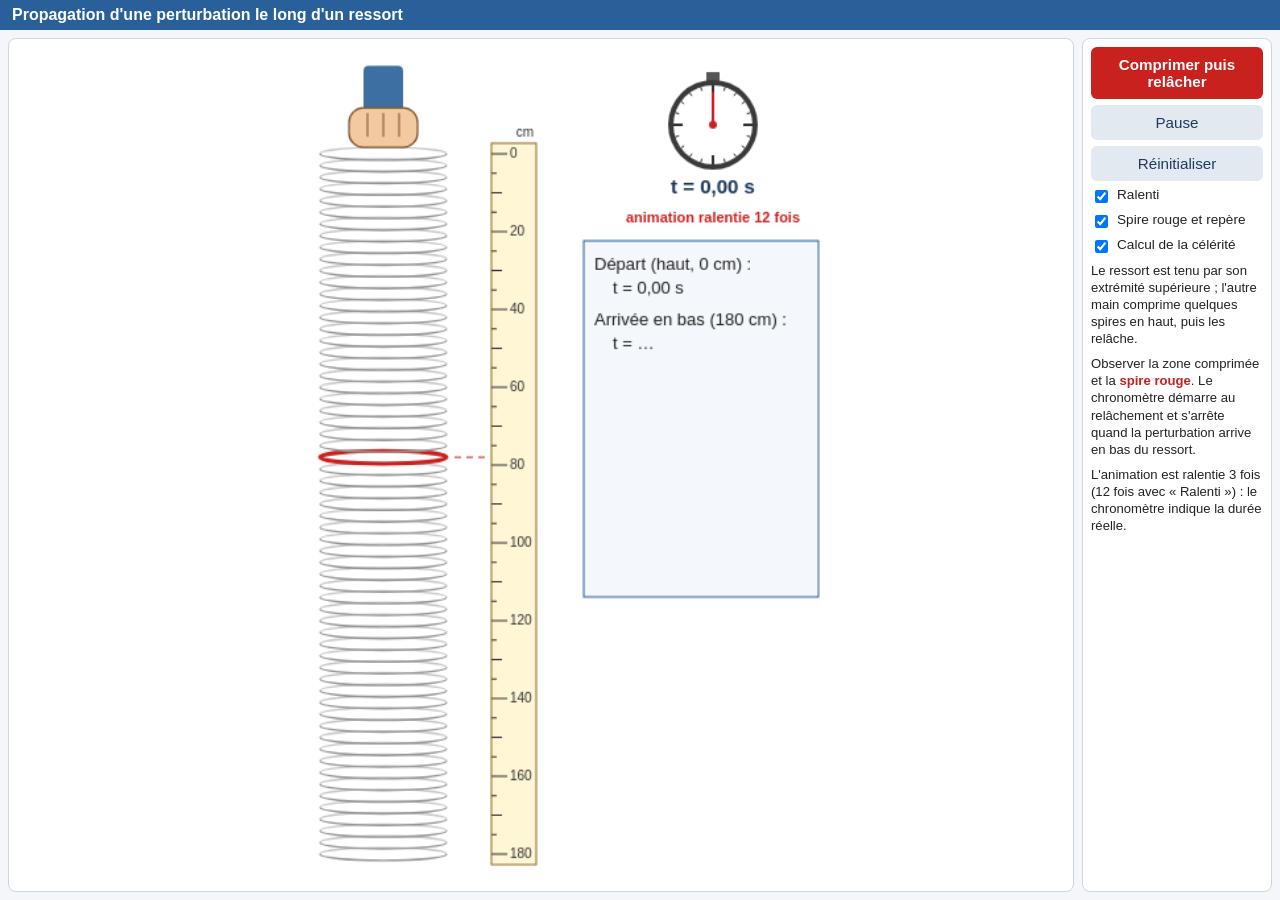
<file: public/simulations/ressort-perturbation.html>
<!DOCTYPE html>
<html lang="fr">
<head>
<meta charset="utf-8">
<meta name="viewport" content="width=device-width, initial-scale=1">
<title>Propagation d'une perturbation le long d'un ressort</title>
<style>
  :root { --bleu:#2a6099; --rouge:#c9211e; }
  * { box-sizing: border-box; }
  html, body { height:100%; }
  body { margin:0; font-family: "Liberation Sans", Arial, Helvetica, sans-serif; background:#f4f6f9; color:#222;
         display:flex; flex-direction:column; }
  header { background: var(--bleu); color:#fff; padding:6px 12px; flex:0 0 auto; }
  header h1 { margin:0; font-size:1rem; font-weight:bold; }
  main { flex:1 1 auto; min-height:0; display:flex; flex-direction:row; flex-wrap:nowrap; gap:8px; padding:8px; }
  .scene { flex:1 1 auto; min-width:0; min-height:0; display:flex; align-items:flex-start; justify-content:center;
           background:#fff; border:1px solid #cdd6e2; border-radius:8px; padding:4px; }
  canvas { display:block; }
  .panneau { flex:0 0 190px; overflow-y:auto; background:#fff; border:1px solid #cdd6e2; border-radius:8px; padding:8px; }
  .panneau p { margin:0 0 8px; font-size:0.82rem; line-height:1.3; }
  button { display:block; width:100%; margin:0 0 6px; padding:9px 6px; font-size:0.95rem; border:none; border-radius:6px; cursor:pointer; }
  #lancer { background: var(--rouge); color:#fff; font-weight:bold; }
  #pause, #raz { background:#e3e9f1; color:#1f3a5f; }
  label { display:flex; align-items:flex-start; gap:6px; font-size:0.85rem; margin:6px 0; cursor:pointer; line-height:1.2; }
  @media (max-width: 520px) {
    .panneau { flex-basis:132px; padding:6px; }
    .panneau p { font-size:0.74rem; }
    button { font-size:0.82rem; padding:8px 4px; }
    label { font-size:0.76rem; }
    header h1 { font-size:0.88rem; }
  }
</style>
</head>
<body>
<header><h1>Propagation d'une perturbation le long d'un ressort</h1></header>
<main>
  <div class="scene" id="scene"><canvas id="c" width="430" height="640"></canvas></div>
  <div class="panneau">
    <button id="lancer">Comprimer puis relâcher</button>
    <button id="pause">Pause</button>
    <button id="raz">Réinitialiser</button>
    <label><input type="checkbox" id="ralenti" checked> Ralenti</label>
    <label><input type="checkbox" id="repere" checked> Spire rouge et repère</label>
    <label><input type="checkbox" id="calcul" checked> Calcul de la célérité</label>
    <p>Le ressort est tenu par son extrémité supérieure ; l'autre main comprime quelques spires en haut, puis les
       relâche.</p>
    <p>Observer la zone comprimée et la <b style="color:var(--rouge)">spire rouge</b>. Le chronomètre démarre au
       relâchement et s'arrête quand la perturbation arrive en bas du ressort.</p>
    <p>L'animation est ralentie 3 fois (12 fois avec « Ralenti ») : le chronomètre indique la durée réelle.</p>
  </div>
</main>
<script>
(function () {
  const N = 60;              // nombre de spires
  const c = 20;              // célérité (spires par seconde)
  const dt = 0.004;          // pas de calcul (s)
  const r = c * dt;          // nombre de Courant (espacement = 1)
  const K = 4;               // spire saisie par la main
  const D = 3.0;             // déplacement vers le haut de la spire K (en espacements)
  const TC = 0.7, TM = 0.35, TS = 0.5;   // durées : compression, maintien, retrait de la main (s)
  const KSPIRE = 26;         // spire repérée
  const LONGUEUR_CM = 180;   // longueur du ressort au repos (60 spires espacées de 3 cm)
  const RALENTI = 3;         // l'animation est ralentie 3 fois : t réel = t animation / 3

  let u = new Float64Array(N + 1), uo = new Float64Array(N + 1), un = new Float64Array(N + 1);
  const cible = new Float64Array(N + 1);
  for (let i = 0; i <= N; i++) cible[i] = i <= K ? -D * i / K : (i < 3 * K ? -D * (3 * K - i) / (2 * K) : 0);
  let etat = "repos", tp = 0, t = 0, enPause = false, acc = 0, tArrivee = null;

  const cv = document.getElementById("c"), ctx = cv.getContext("2d");
  const scene = document.getElementById("scene");

  function ajuster() {
    const W = scene.clientWidth - 8, H = scene.clientHeight - 8;
    const s = Math.max(0.2, Math.min(W / cv.width, H / cv.height));
    cv.style.width = Math.floor(cv.width * s) + "px";
    cv.style.height = Math.floor(cv.height * s) + "px";
  }
  window.addEventListener("resize", ajuster);
  ajuster();

  const lisse = x => x <= 0 ? 0 : x >= 1 ? 1 : x * x * (3 - 2 * x);
  const fr = x => x.toFixed(2).replace(".", ",");
  const fr3 = x => x.toFixed(3).replace(".", ",");

  function pas() {
    const r2 = r * r;
    for (let i = 1; i < N; i++) un[i] = 2 * u[i] - uo[i] + r2 * (u[i + 1] - 2 * u[i] + u[i - 1]);
    un[0] = 0;                                                   // extrémité tenue
    un[N] = u[N - 1] + (r - 1) / (r + 1) * (un[N - 1] - u[N]);   // extrémité basse sans réflexion
    const tmp = uo; uo = u; u = un; un = tmp;
  }

  function avancer(duree) {
    acc += duree;
    while (acc >= dt) {
      acc -= dt;
      tp += dt;
      if (etat === "compression") {
        const p = lisse(tp / TC);
        for (let i = 0; i <= N; i++) { u[i] = p * cible[i]; uo[i] = u[i]; }
        if (tp >= TC) { etat = "maintien"; tp = 0; }
      } else if (etat === "maintien") {
        if (tp >= TM) { etat = "libre"; tp = 0; t = 0; for (let i = 0; i <= N; i++) uo[i] = u[i]; }
      } else if (etat === "libre") {
        pas(); t += dt;
        if (tArrivee === null) {
          let imin = -1, smin = 0;
          for (let i = 1; i < N; i++) { const d = u[i + 1] - u[i]; if (d < smin) { smin = d; imin = i; } }
          if (smin < -0.15 && imin >= N - 1) tArrivee = t;
        }
      }
    }
  }

  // ---------- dessin ----------
  function rr(x, y, w, h, rad) { ctx.beginPath(); if (ctx.roundRect) ctx.roundRect(x, y, w, h, rad); else ctx.rect(x, y, w, h); }
  function peau() { ctx.fillStyle = "#f2c9a0"; ctx.strokeStyle = "#7a5230"; ctx.lineWidth = 1.2; }
  function mainCote(x, y) {
    ctx.fillStyle = "#3d6fa3"; rr(x + 72, y - 14, 70, 30, 4); ctx.fill();
    peau(); rr(x + 34, y - 18, 44, 38, 13); ctx.fill(); ctx.stroke();
    peau(); rr(x + 12, y + 10, 34, 9, 4.5); ctx.fill(); ctx.stroke();
    peau(); rr(x, y, 46, 10, 5); ctx.fill(); ctx.stroke();
    peau(); rr(x + 20, y - 13, 26, 9, 4.5); ctx.fill(); ctx.stroke();
  }
  function mainHaut(x, y) {
    ctx.fillStyle = "#3d6fa3"; rr(x - 15, y - 62, 30, 36, 4); ctx.fill();
    peau(); rr(x - 26, y - 30, 52, 30, 11); ctx.fill(); ctx.stroke();
    ctx.strokeStyle = "#7a5230"; ctx.lineWidth = 1;
    for (let k = -1; k <= 1; k++) { ctx.beginPath(); ctx.moveTo(x + 12 * k, y - 26); ctx.lineTo(x + 12 * k, y - 8); ctx.stroke(); }
  }

  function regle(xr, haut, e) {
    const y0 = haut, y1 = haut + N * e;
    ctx.fillStyle = "#fff6d6"; ctx.strokeStyle = "#8a6d1f"; ctx.lineWidth = 1;
    ctx.fillRect(xr, y0 - 8, 34, y1 - y0 + 16); ctx.strokeRect(xr, y0 - 8, 34, y1 - y0 + 16);
    ctx.fillStyle = "#333"; ctx.font = "10px Arial"; ctx.textAlign = "left"; ctx.textBaseline = "middle";
    for (let cm = 0; cm <= LONGUEUR_CM; cm += 5) {
      const yy = y0 + (cm / LONGUEUR_CM) * (y1 - y0);
      const L = cm % 20 === 0 ? 12 : (cm % 10 === 0 ? 8 : 4);
      ctx.beginPath(); ctx.moveTo(xr, yy); ctx.lineTo(xr + L, yy); ctx.strokeStyle = "#333"; ctx.stroke();
      if (cm % 20 === 0) ctx.fillText(String(cm), xr + 14, yy);
    }
    ctx.textAlign = "right"; ctx.fillText("cm", xr + 32, y0 - 16);
    ctx.textBaseline = "alphabetic";
  }

  function chronometre(cx, cy, R, tt) {
    ctx.fillStyle = "#555"; ctx.fillRect(cx - 5, cy - R - 10, 10, 8);
    ctx.beginPath(); ctx.arc(cx, cy, R + 4, 0, 2 * Math.PI); ctx.fillStyle = "#3a3a3a"; ctx.fill();
    ctx.beginPath(); ctx.arc(cx, cy, R, 0, 2 * Math.PI); ctx.fillStyle = "#fff"; ctx.fill();
    ctx.strokeStyle = "#333";
    for (let k = 0; k < 20; k++) {
      const a = k / 20 * 2 * Math.PI, L = k % 5 === 0 ? 7 : 3;
      ctx.lineWidth = k % 5 === 0 ? 2 : 1;
      ctx.beginPath(); ctx.moveTo(cx + (R - L) * Math.sin(a), cy - (R - L) * Math.cos(a));
      ctx.lineTo(cx + R * Math.sin(a), cy - R * Math.cos(a)); ctx.stroke();
    }
    const a = (tt % 1) * 2 * Math.PI;   // un tour en 1 s
    ctx.strokeStyle = "#c9211e"; ctx.lineWidth = 2;
    ctx.beginPath(); ctx.moveTo(cx, cy); ctx.lineTo(cx + (R - 5) * Math.sin(a), cy - (R - 5) * Math.cos(a)); ctx.stroke();
    ctx.beginPath(); ctx.arc(cx, cy, 3, 0, 2 * Math.PI); ctx.fillStyle = "#c9211e"; ctx.fill();
    ctx.fillStyle = "#1f3a5f"; ctx.font = "bold 15px Arial"; ctx.textAlign = "center";
    ctx.fillText("t = " + fr(tt) + " s", cx, cy + R + 22);
    ctx.lineWidth = 1;
  }

  function fraction(x, y, num, den, font) {
    ctx.font = font; ctx.textAlign = "center";
    const w = Math.max(ctx.measureText(num).width, ctx.measureText(den).width) + 6;
    ctx.fillText(num, x + w / 2, y - 6);
    ctx.fillText(den, x + w / 2, y + 15);
    ctx.beginPath(); ctx.moveTo(x, y); ctx.lineTo(x + w, y); ctx.strokeStyle = "#222"; ctx.lineWidth = 1.2; ctx.stroke();
    return w;
  }

  function calcul(x, y) {
    ctx.fillStyle = "#f4f7fb"; ctx.strokeStyle = "#2a6099"; ctx.lineWidth = 1;
    ctx.fillRect(x - 8, y - 22, 178, 270); ctx.strokeRect(x - 8, y - 22, 178, 270);
    ctx.fillStyle = "#222"; ctx.textAlign = "left"; ctx.font = "13px Arial";
    ctx.fillText("Départ (haut, 0 cm) :", x, y);
    ctx.fillText("t = 0,00 s", x + 14, y + 18);
    const ta = tArrivee === null ? null : tArrivee / RALENTI;
    ctx.fillText("Arrivée en bas (180 cm) :", x, y + 42);
    ctx.fillText("t = " + (ta === null ? "…" : fr(ta) + " s"), x + 14, y + 60);
    if (ta === null) return;
    ctx.fillText("Distance parcourue :", x, y + 86);
    ctx.fillText("d = 1,80 m", x + 14, y + 104);
    ctx.fillText("Durée : Δt = " + fr(ta) + " s", x, y + 128);
    ctx.fillText("Célérité de l'onde le long", x, y + 152);
    ctx.fillText("du ressort :", x, y + 170);
    let xx = x; const yy = y + 200, f = "14px Arial";
    ctx.font = f; ctx.textAlign = "left"; ctx.fillText("v =", xx, yy + 5); xx += 26;
    xx += fraction(xx, yy, "d", "Δt", f) + 4;
    ctx.textAlign = "left"; ctx.font = f; ctx.fillText("=", xx, yy + 5); xx += 12;
    fraction(xx, yy, "1,80 m", fr(ta) + " s", f);
    ctx.textAlign = "left"; ctx.font = "bold 14px Arial"; ctx.fillStyle = "#c9211e";
    ctx.fillText("v = " + (1.80 / Number(ta.toFixed(2))).toFixed(1).replace(".", ",") + " m·s⁻¹", x, yy + 44);
    ctx.fillStyle = "#222";
  }

  function dessiner() {
    const W = cv.width, H = cv.height;
    ctx.clearRect(0, 0, W, H);
    const haut = 84, bas = H - 25;
    const e = (bas - haut) / N;
    const xc = 95, rx = 48, ry = Math.max(3, e * 0.55);
    const y = i => haut + (i + u[i]) * e;
    const repere = document.getElementById("repere").checked;

    if (repere) {
      const yr = haut + KSPIRE * e;
      ctx.setLineDash([5, 4]); ctx.strokeStyle = "#c9211e"; ctx.lineWidth = 1;
      ctx.beginPath(); ctx.moveTo(xc + rx + 6, yr); ctx.lineTo(xc + rx + 30, yr); ctx.stroke(); ctx.setLineDash([]);
    }
    // espacement local de chaque spire (1 = repos) : les spires comprimées sont dessinées en noir
    const esp = i => {
      const a = i > 0 ? (i + u[i]) - (i - 1 + u[i - 1]) : 9;
      const b = i < N ? (i + 1 + u[i + 1]) - (i + u[i]) : 9;
      return Math.min(a, b);
    };
    for (let pass = 0; pass < 2; pass++) {
      for (let i = 0; i <= N; i++) {
        const yi = y(i), rouge = repere && i === KSPIRE;
        const k = Math.max(0, Math.min(1, (0.9 - esp(i)) / 0.3));   // 0 : repos, 1 : nettement comprimée
        ctx.beginPath();
        if (pass === 0) ctx.ellipse(xc, yi, rx, ry, 0, Math.PI, 2 * Math.PI);
        else ctx.ellipse(xc, yi, rx, ry, 0, 0, Math.PI);
        if (rouge) { ctx.strokeStyle = "#c9211e"; ctx.lineWidth = 3; }
        else {
          const g = Math.round((pass === 0 ? 200 : 150) * (1 - k));
          ctx.strokeStyle = "rgb(" + g + "," + g + "," + g + ")";
          ctx.lineWidth = 1.4 + 1.4 * k;
        }
        ctx.stroke();
      }
    }
    mainHaut(xc, y(0) - ry);
    let dx = 0, visible = true;
    if (etat === "repos") visible = false;
    else if (etat === "compression") dx = 110 * (1 - lisse(Math.min(1, tp / (0.35 * TC))));
    else if (etat === "libre") { dx = 150 * lisse(tp / TS); if (tp > TS) visible = false; }
    if (visible) mainCote(xc + rx - 16 + dx, y(K) + ry + 1);

    regle(xc + rx + 34, haut, e);
    const tc = (etat === "libre" ? (tArrivee === null ? t : tArrivee) : 0) / RALENTI;
    chronometre(345, 62, 30, tc);
    if (document.getElementById("ralenti").checked) {
      ctx.fillStyle = "#c9211e"; ctx.font = "bold 11px Arial"; ctx.textAlign = "center";
      ctx.fillText("animation ralentie 12 fois", 345, 136);
    } else {
      ctx.fillStyle = "#c9211e"; ctx.font = "bold 11px Arial"; ctx.textAlign = "center";
      ctx.fillText("animation ralentie 3 fois", 345, 136);
    }
    if (document.getElementById("calcul").checked) calcul(255, 172);
  }

  let dernier = null;
  function boucle(ts) {
    if (dernier === null) dernier = ts;
    const ecoule = Math.min(0.05, (ts - dernier) / 1000);
    dernier = ts;
    if (!enPause) avancer(ecoule * (document.getElementById("ralenti").checked ? 0.25 : 1));
    dessiner();
    requestAnimationFrame(boucle);
  }

  function raz() { u.fill(0); uo.fill(0); un.fill(0); t = 0; tp = 0; acc = 0; etat = "repos"; tArrivee = null; }
  document.getElementById("lancer").addEventListener("click", () => {
    raz(); etat = "compression"; enPause = false; document.getElementById("pause").textContent = "Pause";
  });
  document.getElementById("pause").addEventListener("click", (ev) => {
    enPause = !enPause; ev.target.textContent = enPause ? "Reprendre" : "Pause";
  });
  document.getElementById("raz").addEventListener("click", () => {
    raz(); enPause = false; document.getElementById("pause").textContent = "Pause";
  });
  requestAnimationFrame(boucle);
})();
</script>
</body>
</html>
</file>
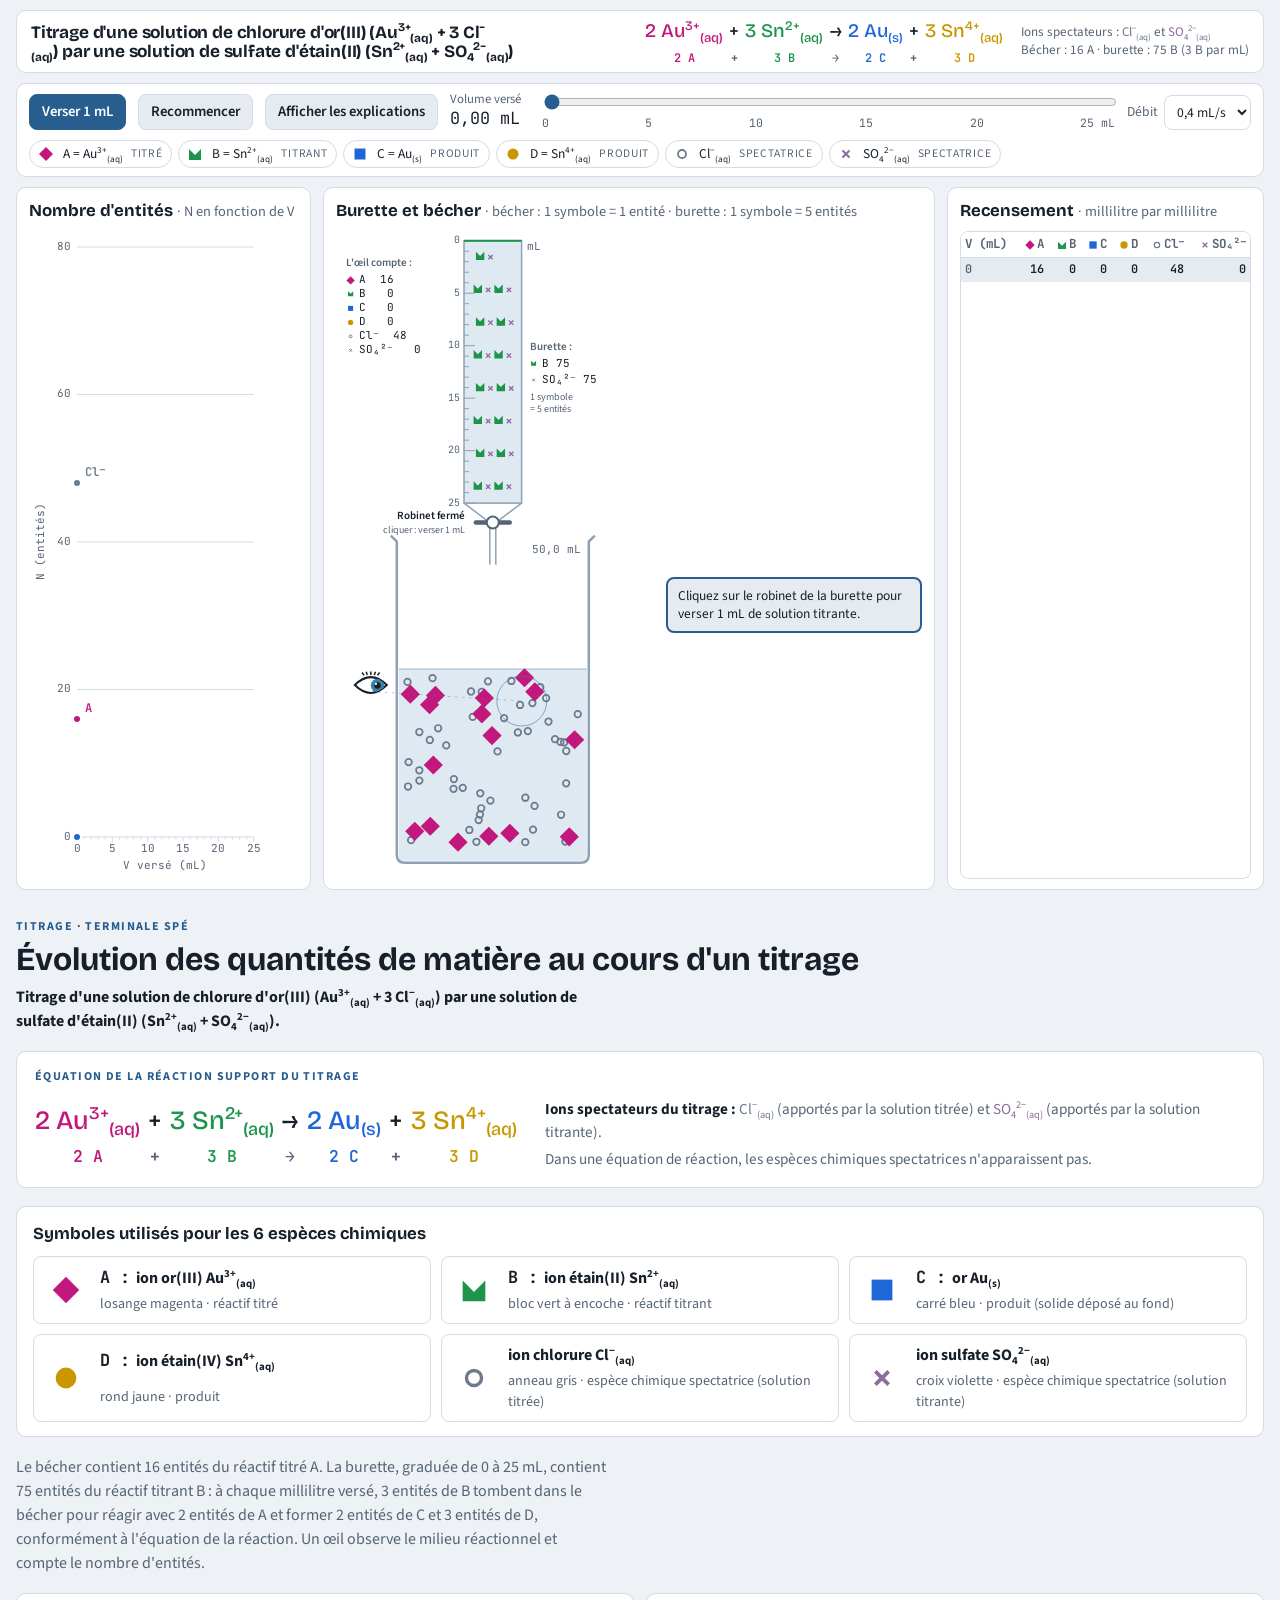
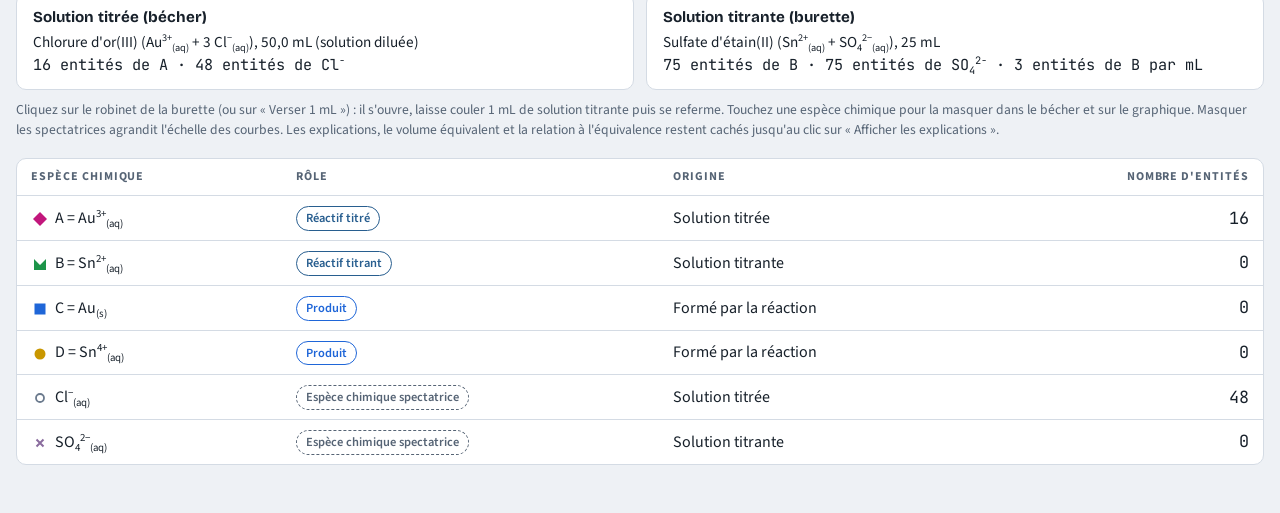
<file: public/simulations/titrage-quantites-de-matiere.html>
<!doctype html><html><head><meta charset=utf8><meta name=viewport content="width=device-width,initial-scale=1,viewport-fit=cover"><style>:root{color-scheme:light;box-sizing:border-box;padding-top:env(safe-area-inset-top,0px);padding-bottom:env(safe-area-inset-bottom,0px)}html{scroll-padding-top:env(safe-area-inset-top,0px)}body{margin:0;padding:0;font:14px -apple-system,BlinkMacSystemFont,sans-serif;background:#fff;color:#000}img{max-width:100%}[hidden]:not([hidden=until-found i]){display:none!important}</style></head><body>
<title>Titrage 2 A + 3 B</title>
<meta name="claude:viewport-fit-sides" content="cover">
<link rel="preconnect" href="https://fonts.googleapis.com">
<link rel="preconnect" href="https://fonts.gstatic.com" crossorigin>
<link rel="stylesheet" href="https://fonts.googleapis.com/css2?family=Bricolage+Grotesque:opsz,wght@12..96,500;12..96,700&family=Source+Sans+3:wght@400;600;700&family=JetBrains+Mono:wght@400;600&display=swap">
<style>
/* Layout : paillasse à deux panneaux — bécher animé observé par un œil à gauche, courbes N = f(V) à droite, puis bilan et relation à l'équivalence */
:root{
  --bg:#eef1f5; --panel:#ffffff; --fg:#17202a; --muted:#566475; --line:#d4dbe4; --accent:#285e8f;
  --a:#c2177c; --b:#1c9449; --c:#1f66d8; --d:#c99700; --cl:#6b7a8d; --so4:#8a6c9e;
  --glass:#8ea2b6; --liquid:#dfe9f2; --soft:#e6ebf1; --iris:#3d7fa8;
  --f-display:"Bricolage Grotesque", ui-sans-serif, system-ui, sans-serif;
  --f-body:"Source Sans 3", ui-sans-serif, system-ui, sans-serif;
  --f-mono:"JetBrains Mono", ui-monospace, "SFMono-Regular", monospace;
}
@media (prefers-color-scheme: dark){
  :root:not([data-theme="light"]){
    --bg:#10151b; --panel:#18202a; --fg:#e7edf3; --muted:#98a6b5; --line:#2c3846; --accent:#79b4e6;
    --a:#f26bbd; --b:#4fd47f; --c:#6ea8ff; --d:#ffd23f; --cl:#9aabbf; --so4:#b89ccc;
    --glass:#6c8197; --liquid:#1c2a39; --soft:#212c38; --iris:#6fb4dc; color-scheme:dark;
  }
}
:root[data-theme="dark"]{
  --bg:#10151b; --panel:#18202a; --fg:#e7edf3; --muted:#98a6b5; --line:#2c3846; --accent:#79b4e6;
  --a:#f26bbd; --b:#4fd47f; --c:#6ea8ff; --d:#ffd23f; --cl:#9aabbf; --so4:#b89ccc;
  --glass:#6c8197; --liquid:#1c2a39; --soft:#212c38; --iris:#6fb4dc; color-scheme:dark;
}
*{box-sizing:border-box}
body{background:var(--bg);color:var(--fg);font-family:var(--f-body);font-size:16px;line-height:1.5}
.wrap{max-width:1360px;margin:0 auto;padding-block:0 48px;padding-left:max(16px, env(safe-area-inset-left, 0px));padding-right:max(16px, env(safe-area-inset-right, 0px));display:flex;flex-direction:column;gap:18px}
h1{font-family:var(--f-display);font-weight:700;font-size:clamp(1.6rem,3.4vw,2.3rem);line-height:1.1;margin:0;text-wrap:balance;letter-spacing:-.01em}
.eyebrow{font-size:.75rem;letter-spacing:.12em;text-transform:uppercase;color:var(--accent);font-weight:700;margin:0 0 6px}
.intro{color:var(--muted);max-width:74ch;margin:8px 0 0}
sub,sup{font-size:.68em;line-height:0}
.eq{display:flex;flex-wrap:wrap;gap:12px 28px;align-items:center;background:var(--panel);border:1px solid var(--line);border-radius:10px;padding:16px 18px}
.eq-main{font-family:var(--f-display);font-size:clamp(.95rem,4vw,1.65rem);font-weight:500;white-space:nowrap;overflow-x:auto;max-width:100%}
.eq-main .a{color:var(--a)} .eq-main .b{color:var(--b)} .eq-main .c{color:var(--c)} .eq-main .d{color:var(--d)}
.eqgrid{display:inline-grid;grid-template-columns:repeat(7,auto);column-gap:.32em;row-gap:4px;justify-items:center;align-items:baseline}
.eqgrid .k{display:inline!important;font-weight:600;font-size:.78em}
.eqgrid .k.a{color:var(--a)} .eqgrid .k.b{color:var(--b)} .eqgrid .k.c{color:var(--c)} .eqgrid .k.d{color:var(--d)}
.eq-main .k{font-family:var(--f-mono);font-size:.62em;color:var(--muted);display:block;line-height:1.4}
.eq-full{color:var(--muted);font-size:.95rem;min-width:0;flex:1 1 300px;display:flex;flex-direction:column;gap:4px}
.eq-full .cl{color:var(--cl)} .eq-full .so4{color:var(--so4)}
.cond{display:grid;grid-template-columns:repeat(auto-fit,minmax(260px,1fr));gap:12px}
.cond > div{background:var(--panel);border:1px solid var(--line);border-radius:10px;padding:12px 16px;font-size:.95rem}
.cond b{font-family:var(--f-display);font-weight:700;display:block;margin-bottom:2px}
.mono{font-family:var(--f-mono);font-variant-numeric:tabular-nums}
.legend{display:flex;flex-wrap:wrap;gap:8px}
.chip{display:inline-flex;align-items:center;gap:8px;border:1px solid var(--line);background:var(--panel);color:var(--fg);border-radius:999px;padding:6px 12px 6px 9px;font:inherit;font-size:.92rem;cursor:pointer}
.chip[aria-pressed="false"]{opacity:.45;text-decoration:line-through}
.chip:focus-visible,.btn:focus-visible,input:focus-visible,select:focus-visible{outline:2px solid var(--accent);outline-offset:2px}
.chip .tag{font-size:.72rem;letter-spacing:.06em;text-transform:uppercase;color:var(--muted)}
.chip svg{flex:none}
.hint{font-size:.85rem;color:var(--muted);margin:-8px 0 0}
.h1like{font-family:var(--f-display);font-weight:700;font-size:clamp(1.4rem,3vw,2rem);line-height:1.1;margin:0;text-wrap:balance}
.benchhead{flex:none;display:flex;flex-wrap:wrap;align-items:center;justify-content:space-between;gap:4px 20px;background:var(--panel);border:1px solid var(--line);border-radius:10px;padding:6px 14px}
.bh-title{font-family:var(--f-display);font-size:clamp(.9rem,1.35vw,1.1rem);font-weight:700;margin:0;flex:1 1 380px;text-wrap:balance}
.bh-eq{display:flex;flex-wrap:wrap;align-items:center;gap:4px 18px}
.bh-grid{font-size:clamp(.9rem,1.5vw,1.2rem)!important;overflow:visible}
.bh-spec{margin:0;font-size:.82rem;color:var(--muted);line-height:1.35}
.bh-spec .cl{color:var(--cl)} .bh-spec .so4{color:var(--so4)}
.bench .controls{flex:none}
@media (max-width:720px){.bh-spec{display:none}.bh-title{font-size:.85rem}}
/* paillasse : commandes + bécher + graphique + tableau, sur la hauteur d'un écran */
.bench{height:100vh;height:100dvh;min-height:560px;display:flex;flex-direction:column;gap:10px;padding-block:10px;scroll-margin-top:0}
.bench .controls{padding:8px 12px;gap:8px 12px}
.bench .legend{gap:6px}
.bench .chip{padding:3px 9px 3px 7px;font-size:.84rem}
.bench .btn{padding:6px 12px;font-size:.92rem}
.bench .vread{font-size:1.05rem;min-width:8ch}
.bench .slider{flex:1 1 160px}
@media (max-width:1139px){.bench .chip .tag{display:none}}
@media (max-width:720px){.bench .slider,.bench label.sm,.bench .legend{display:none}.bench .btn{padding:6px 9px;font-size:.82rem}.bench .controls{gap:6px 8px;padding:6px 8px}.benchhead{padding:4px 10px}.bh-title{flex-basis:100%}}
.grid{flex:1;min-height:0;display:grid;gap:12px;grid-template-columns:minmax(0,2.6fr) minmax(0,5.4fr) minmax(0,2.8fr);grid-template-rows:minmax(0,1fr);grid-template-areas:"chart beaker log"}
.beakerpanel{grid-area:beaker} .chartpanel{grid-area:chart} .logpanel{grid-area:log}
.grid > .panel{min-height:0;overflow:hidden;padding:10px 12px;gap:8px}
.cbox{position:relative;flex:1;min-height:0}
.cbox canvas{position:absolute;inset:0;width:100%;height:100%}
/* tablette */
@media (max-width:1139px){.grid{grid-template-columns:minmax(0,1.9fr) minmax(0,1fr);grid-template-rows:minmax(0,1.1fr) minmax(0,1fr);grid-template-areas:"beaker chart" "beaker log"}}
/* téléphone */
@media (max-width:720px){.grid{grid-template-columns:minmax(0,1fr) minmax(0,1fr);grid-template-rows:minmax(0,1.9fr) minmax(0,1fr);grid-template-areas:"beaker beaker" "chart log";gap:8px}.bench .chip .tag{display:none}.grid > .panel h2 span{display:none}}
.logpanel .logwrap{flex:1;min-height:0;max-height:none}
.gobench{display:inline-block;margin-top:12px;font-weight:700;color:var(--panel);background:var(--accent);padding:8px 16px;border-radius:8px;text-decoration:none}
.logwrap{overflow:auto;max-height:460px;border:1px solid var(--line);border-radius:8px}
table.log{min-width:0;width:100%;font-family:var(--f-mono);font-variant-numeric:tabular-nums;font-size:.74rem}
table.log th,table.log td{padding:3px 4px;text-align:right;border-bottom:1px solid var(--line)}
table.log th{position:sticky;top:0;background:var(--panel);z-index:1;letter-spacing:0;text-transform:none;font-size:.78rem;white-space:nowrap}
table.log th svg{vertical-align:middle;margin-right:1px;width:12px;height:12px}
@media (max-width:480px){table.log th svg{display:none}table.log{font-size:.64rem}table.log th,table.log td{padding:2px 2px}}
table.log td:first-child,table.log th:first-child{text-align:left;color:var(--muted)}
table.log tr.latest td{background:var(--soft);font-weight:600}
table.log tr.eqrow td{box-shadow:inset 0 -2px 0 var(--accent)}
table.log .empty td{text-align:left;color:var(--muted);font-family:var(--f-body)}
.panel{background:var(--panel);border:1px solid var(--line);border-radius:10px;padding:14px;min-width:0;display:flex;flex-direction:column;gap:10px}
.panel h2{font-family:var(--f-display);font-size:1.05rem;margin:0;font-weight:700}
.panel h2 span{color:var(--muted);font-family:var(--f-body);font-weight:400;font-size:.9rem}
canvas{display:block;width:100%}
.controls{display:flex;flex-wrap:wrap;align-items:center;gap:10px 14px;background:var(--panel);border:1px solid var(--line);border-radius:10px;padding:12px 16px}
.btn{font:inherit;font-weight:600;border-radius:8px;border:1px solid var(--line);background:var(--soft);color:var(--fg);padding:8px 14px;cursor:pointer}
.btn:disabled{opacity:.55;cursor:default}
.btn.primary{background:var(--accent);border-color:var(--accent);color:var(--panel)}
.vread{font-family:var(--f-mono);font-size:1.25rem;font-variant-numeric:tabular-nums;min-width:9.5ch}
.vread small{font-family:var(--f-body);font-size:.8rem;color:var(--muted);display:block;line-height:1}
.slider{flex:1 1 220px;display:flex;flex-direction:column;gap:2px;min-width:0}
input[type=range]{width:100%;accent-color:var(--accent)}
.ticks{display:flex;justify-content:space-between;font-family:var(--f-mono);font-size:.72rem;color:var(--muted)}
select{font:inherit;padding:6px 8px;border-radius:8px;border:1px solid var(--line);background:var(--panel);color:var(--fg)}
label.sm{font-size:.85rem;color:var(--muted);display:flex;align-items:center;gap:6px}
.phase{border-left:4px solid var(--accent);background:var(--panel);border-radius:0 10px 10px 0;padding:12px 16px;border-top:1px solid var(--line);border-right:1px solid var(--line);border-bottom:1px solid var(--line)}
.phase b{font-family:var(--f-display);display:block;font-size:1.05rem;margin-bottom:2px}
.phase p{margin:0;max-width:82ch}
.tablewrap{overflow-x:auto;background:var(--panel);border:1px solid var(--line);border-radius:10px}
table{border-collapse:collapse;width:100%;min-width:640px}
th,td{text-align:left;padding:9px 14px;border-bottom:1px solid var(--line);vertical-align:middle}
th{font-size:.75rem;letter-spacing:.08em;text-transform:uppercase;color:var(--muted);font-weight:700}
tr:last-child td{border-bottom:0}
td.num{font-family:var(--f-mono);font-variant-numeric:tabular-nums;text-align:right;white-space:nowrap;font-size:1.05rem}
th.num{text-align:right}
td.sp{white-space:nowrap}
td.sp svg{vertical-align:middle;margin-right:6px}
.pill{display:inline-block;font-size:.78rem;font-weight:600;padding:2px 9px;border-radius:999px;border:1px solid currentColor;white-space:nowrap}
.pill.spec{color:var(--muted);border-style:dashed}
.pill.reac{color:var(--accent)}
.pill.prod{color:var(--c)}
.trend{color:var(--muted);font-size:.9rem}
.relation{display:flex;flex-wrap:wrap;align-items:center;gap:14px 26px;background:var(--panel);border:1px solid var(--line);border-radius:10px;padding:14px 18px}
.relation h3{margin:0;font-family:var(--f-display);font-size:1rem;width:100%}
.math{font-size:1.08rem;display:inline-flex;align-items:center;gap:.4em;white-space:nowrap}
.frac{display:inline-flex;flex-direction:column;text-align:center;vertical-align:middle;line-height:1.3}
.frac > span:first-child{border-bottom:1.5px solid currentColor;padding:0 .25em 1px}
.frac > span:last-child{padding:1px .25em 0}
.wrap:not(.show-explain) .explain-only{display:none}
.eqlive{flex:none;padding:6px 10px;border-radius:8px;display:flex;align-items:center;height:7.6em;overflow:hidden;font-size:.82rem;line-height:1.3;border:2px solid var(--accent);background:var(--soft);opacity:0;transition:opacity .45s}
.eqbox{flex:none;display:flex;align-items:center;justify-content:center;flex-wrap:wrap;gap:4px 22px;padding:5px 10px;border:2px solid var(--accent);border-radius:8px;background:var(--panel);opacity:0;transition:opacity .3s}
.eqbox.show{opacity:1}
.eqb-grid{font-family:var(--f-display);font-weight:700;font-size:1.3rem;row-gap:0!important;line-height:1.15}
.eqb-grid > span{white-space:nowrap}
.eqb-grid .lab{font-family:var(--f-body);font-size:.68rem;font-weight:600;color:var(--muted);justify-self:center}
.eqb-side{display:flex;flex-direction:column;gap:1px}
.eqb-n{font-size:.7rem;letter-spacing:.08em;text-transform:uppercase;color:var(--muted);font-weight:700}
.eqb-f{font-family:var(--f-mono);font-size:.74rem}
.eqbox .a{color:var(--a)} .eqbox .b{color:var(--b)} .eqbox .c{color:var(--c)} .eqbox .d{color:var(--d)}
@media (max-width:720px){.eqb-grid{font-size:1rem}.eqb-side{display:none}.eqbox{padding:3px 8px}}
@media (prefers-reduced-motion: reduce){.eqbox{transition:none}}
.eqlive.show{opacity:1}
.eqlive .mh{font-family:var(--f-display);font-weight:700;font-size:1em;margin-bottom:2px}
.eqlive .ms{margin-top:6px;padding-left:1em;text-indent:-1em}
.eqlive .ml{font-weight:700;color:var(--fg);text-decoration:underline;text-decoration-thickness:1px;text-underline-offset:2px}
.bk-side .eqlive{display:block}
.eqb-f{white-space:nowrap}
/* bécher plus étroit, textes explicatifs sur le côté */
.bk-body{flex:1;min-height:0;display:grid;grid-template-columns:minmax(0,1.25fr) minmax(0,1fr);grid-template-rows:minmax(0,1fr);gap:10px}
.bk-side{display:flex;flex-direction:column;justify-content:center;gap:10px;min-width:0;min-height:0;overflow:hidden}
.bk-side .eqbox{flex-direction:column;gap:4px}
.bk-side .eqb-side{align-items:center}
.bk-side .eqlive{height:auto;max-height:100%;overflow:auto;font-size:.84rem;line-height:1.36;padding:8px 10px}
@media (max-width:720px){.bk-body{grid-template-columns:minmax(0,1fr);grid-template-rows:minmax(0,1fr) auto}.bk-side{gap:6px}.bk-side .eqlive{font-size:.64rem;height:13em;overflow:auto}}

@media (max-width:720px){.eqlive{font-size:.64rem;height:9.6em;padding:4px 8px}}
.eqlive b{font-weight:700}
.eqlive .so4{color:var(--so4)} .eqlive .cl{color:var(--cl)}
@media (prefers-reduced-motion: reduce){.eqlive{transition:none}}
.eqlive .eqn{font-size:1.05rem!important}
.eqlive .n{font-size:.78rem;letter-spacing:.06em;text-transform:uppercase;color:var(--muted);font-weight:700}
.eqlive .eqn{font-family:var(--f-display);font-size:1.15rem;font-weight:500}
.eqlive .sym{font-family:var(--f-mono);font-size:.9rem;color:var(--muted)}
.eqlive .a{color:var(--a)} .eqlive .b{color:var(--b)} .eqlive .c{color:var(--c)} .eqlive .d{color:var(--d)}
.eqlive.flash{animation:eqflash 1.6s ease-out}
@keyframes eqflash{0%,60%{background:var(--soft);box-shadow:0 0 0 2px var(--accent) inset}100%{background:transparent;box-shadow:none}}
@media (prefers-reduced-motion: reduce){.eqlive.flash{animation:none}}
.keysec{background:var(--panel);border:1px solid var(--line);border-radius:10px;padding:14px 16px;display:flex;flex-direction:column;gap:10px}
.keysec h2{font-family:var(--f-display);font-size:1.05rem;margin:0}
.keygrid{display:grid;grid-template-columns:repeat(auto-fit,minmax(240px,1fr));gap:10px}
@media (min-width:900px){.keygrid{grid-template-columns:repeat(3,minmax(0,1fr))}}
.key{display:grid;grid-template-columns:44px minmax(0,1fr);gap:4px 12px;align-items:center;padding:8px 10px;border:1px solid var(--line);border-radius:8px}
.key svg{grid-row:1/3;justify-self:center}
.key .k1{font-weight:700}
.key .k1 .lt{font-family:var(--f-mono);font-size:1.05rem;margin-right:6px}
.key .k2{font-size:.88rem;color:var(--muted)}
.note{color:var(--muted);font-size:.88rem;margin:0}

/* ===== smartphone ===== */
@media (max-width:720px){
  .bench{min-height:0;gap:6px;padding-block:6px}
  .grid > .panel h2{display:none}
  .grid > .panel{padding:6px 8px}
  .grid{grid-template-rows:minmax(0,1.75fr) minmax(0,1fr)!important}
  .benchhead{gap:2px 10px}
  .bh-title{font-size:.78rem;flex-basis:100%}
  .bh-grid{font-size:.95rem!important}
  .bk-body{grid-template-rows:minmax(0,1fr) auto!important}
  .bk-side .eqbox{flex-direction:row;padding:2px 8px}
  .bk-side .eqb-grid{font-size:.95rem}
  .bk-side .eqb-grid .lab{font-size:.58rem}
  .bk-side .eqlive{font-size:.6rem!important;height:auto!important;max-height:9.5em;overflow:auto!important;padding:4px 8px!important}
  .eqlive .ms{margin-top:2px}
}
/* smartphone à l'horizontale */
@media (max-height:520px) and (min-width:560px){
  .bench{min-height:0;gap:6px;padding-block:6px}
  .benchhead{display:none}
  .bench .legend{display:none}
  .bench .controls{padding:4px 8px}
  .bench label.sm,.bench .slider{display:none}
  .bench .btn{padding:4px 10px;font-size:.8rem}
  .bk-side{justify-content:flex-start;gap:6px}
  .bk-side .eqbox{padding:2px 6px}
  .bk-side .eqb-side{display:none}
  .bk-side .eqb-grid{font-size:.85rem!important}
  .grid{grid-template-columns:minmax(0,2.4fr) minmax(0,5.6fr) minmax(0,2.6fr)!important;grid-template-rows:minmax(0,1fr)!important;grid-template-areas:"chart beaker log"!important;gap:6px}
  .grid > .panel h2{display:none}
  .grid > .panel{padding:4px 6px}
  .bk-side .eqlive{font-size:.62rem!important}
  .bk-side .eqb-grid{font-size:.95rem}
  .eqb-f{font-size:.6rem}
  table.log{font-size:.6rem}
}
</style>

<div class="wrap" id="wrap">
  <section class="bench" id="paillasse" aria-label="Paillasse">
  <div class="benchhead">
    <h1 class="bh-title">Titrage d'une solution de chlorure d'or(III) (Au<sup>3+</sup><sub>(aq)</sub> + 3 Cl<sup>−</sup><sub>(aq)</sub>) par une solution de sulfate d'étain(II) (Sn<sup>2+</sup><sub>(aq)</sub> + SO<sub>4</sub><sup>2−</sup><sub>(aq)</sub>)</h1>
    <div class="bh-eq">
      <div class="eq-main eqgrid bh-grid">
        <span class="a">2 Au<sup>3+</sup><sub>(aq)</sub></span><span>+</span><span class="b">3 Sn<sup>2+</sup><sub>(aq)</sub></span><span>→</span><span class="c">2 Au<sub>(s)</sub></span><span>+</span><span class="d">3 Sn<sup>4+</sup><sub>(aq)</sub></span>
        <span class="k a">2 A</span><span class="k">+</span><span class="k b">3 B</span><span class="k">→</span><span class="k c">2 C</span><span class="k">+</span><span class="k d">3 D</span>
      </div>
      <p class="bh-spec">Ions spectateurs : <span class="cl">Cl<sup>−</sup><sub>(aq)</sub></span> et <span class="so4">SO<sub>4</sub><sup>2−</sup><sub>(aq)</sub></span><br>Bécher : 16 A · burette : 75 B (3 B par mL)</p>
    </div>
  </div>
  <section class="controls" aria-label="Commandes">
    <button class="btn primary" id="play" type="button">Verser 1 mL</button>
    <button class="btn" id="reset" type="button">Recommencer</button>
    <button class="btn" id="explain" type="button" aria-pressed="false">Afficher les explications</button>
    <div class="vread" aria-live="polite"><small>Volume versé</small><span id="vval">0,00 mL</span></div>
    <div class="slider">
      <input type="range" id="vrange" min="0" max="25" step="1" value="0" aria-label="Volume de solution titrante versé (mL)">
      <div class="ticks"><span>0</span><span>5</span><span>10</span><span>15</span><span>20</span><span>25 mL</span></div>
    </div>
    <label class="sm" for="speed">Débit
      <select id="speed">
        <option value="0.2">0,2 mL/s</option>
        <option value="0.4" selected>0,4 mL/s</option>
        <option value="0.8">0,8 mL/s</option>
      </select>
    </label>
  <div class="legend" id="legend" aria-label="Afficher ou masquer une espèce chimique"></div>
  </section>

  <div class="grid">
    <section class="panel beakerpanel">
      <h2>Burette et bécher <span>· bécher : 1 symbole = 1 entité · burette : 1 symbole = 5 entités</span></h2>
      <div class="bk-body">
        <div class="cbox"><canvas id="beaker" role="img" aria-label="Bécher contenant les entités, burette au-dessus avec un robinet cliquable, œil observant le milieu réactionnel"></canvas></div>
        <div class="bk-side">
        <div class="eqbox" id="eqbox" aria-live="polite">
          <div class="eqgrid eqb-grid"><span class="a">2 A</span><span>+</span><span class="b">3 B</span><span>→</span><span class="c">2 C</span><span>+</span><span class="d">3 D</span><span class="lab" style="grid-column:1/4">réactifs</span><span class="lab">donnent</span><span class="lab" style="grid-column:5/8">produits</span></div>
          <div class="eqb-side"><span class="eqb-n" id="eqbn">Réaction n° 1</span><span class="eqb-f"><span class="a">2 Au³⁺</span> + <span class="b">3 Sn²⁺</span> → <span class="c">2 Au(s)</span> + <span class="d">3 Sn⁴⁺</span></span></div>
        </div>
        <div class="eqlive" id="eqlive" aria-live="polite"></div>
        </div>
      </div>
    </section>
    <section class="panel chartpanel">
      <h2>Nombre d'entités <span>· N en fonction de V</span></h2>
      <div class="cbox"><canvas id="chart" role="img" aria-label="Courbes du nombre d'entités de chaque espèce chimique en fonction du volume versé"></canvas></div>
      <p class="note explain-only">Un point s'ajoute à chaque millilitre versé. Avant l'équivalence, les courbes de D et de SO<sub>4</sub><sup>2−</sup> se superposent (3 entités par mL), et la courbe de B reste sur l'axe : les 3 entités de B versées à chaque millilitre sont consommées par 2 entités de A. Après l'équivalence, c'est A qui reste à zéro. Les espèces chimiques spectatrices sont en pointillés.</p>
    </section>
    <section class="panel logpanel">
      <h2>Recensement <span>· millilitre par millilitre</span></h2>
      <div class="logwrap"><table class="log"><thead><tr id="loghead"></tr></thead><tbody id="logbody"></tbody></table></div>
    </section>
  </div>
  </section>

  <header>
    <p class="eyebrow">Titrage · Terminale spé</p>
    <h2 class="h1like">Évolution des quantités de matière au cours d'un titrage</h2>
    <p class="intro"><strong style="color:var(--fg)">Titrage d'une solution de chlorure d'or(III) (Au<sup>3+</sup><sub>(aq)</sub> + 3 Cl<sup>−</sup><sub>(aq)</sub>) par une solution de sulfate d'étain(II) (Sn<sup>2+</sup><sub>(aq)</sub> + SO<sub>4</sub><sup>2−</sup><sub>(aq)</sub>).</strong></p>
  </header>

  <section class="eq" aria-label="Équation de la réaction support du titrage">
    <p class="eyebrow" style="margin:0;width:100%">Équation de la réaction support du titrage</p>
    <div class="eq-main eqgrid">
      <span class="a">2 Au<sup>3+</sup><sub>(aq)</sub></span><span>+</span><span class="b">3 Sn<sup>2+</sup><sub>(aq)</sub></span><span>→</span><span class="c">2 Au<sub>(s)</sub></span><span>+</span><span class="d">3 Sn<sup>4+</sup><sub>(aq)</sub></span>
      <span class="k a">2 A</span><span class="k">+</span><span class="k b">3 B</span><span class="k">→</span><span class="k c">2 C</span><span class="k">+</span><span class="k d">3 D</span>
    </div>
    <p class="eq-full" style="margin:0"><span><b style="color:var(--fg)">Ions spectateurs du titrage :</b> <span class="cl">Cl<sup>−</sup><sub>(aq)</sub></span> (apportés par la solution titrée) et <span class="so4">SO<sub>4</sub><sup>2−</sup><sub>(aq)</sub></span> (apportés par la solution titrante).</span><span>Dans une équation de réaction, les espèces chimiques spectatrices n'apparaissent pas.</span></p>
  </section>

  <section class="keysec" aria-label="Symboles utilisés">
    <h2>Symboles utilisés pour les 6 espèces chimiques</h2>
    <div class="keygrid" id="keygrid"></div>
  </section>

  <p class="intro" style="margin:0">Le bécher contient 16 entités du réactif titré A. La burette, graduée de 0 à 25 mL, contient 75 entités du réactif titrant B : à chaque millilitre versé, 3 entités de B tombent dans le bécher pour réagir avec 2 entités de A et former 2 entités de C et 3 entités de D, conformément à l'équation de la réaction. Un œil observe le milieu réactionnel et compte le nombre d'entités.</p>

  <section class="cond">
    <div><b>Solution titrée (bécher)</b>Chlorure d'or(III) (Au<sup>3+</sup><sub>(aq)</sub> + 3 Cl<sup>−</sup><sub>(aq)</sub>), 50,0 mL (solution diluée)<br><span class="mono">16 entités de A · 48 entités de Cl<sup>−</sup></span></div>
    <div><b>Solution titrante (burette)</b>Sulfate d'étain(II) (Sn<sup>2+</sup><sub>(aq)</sub> + SO<sub>4</sub><sup>2−</sup><sub>(aq)</sub>), 25 mL<br><span class="mono">75 entités de B · 75 entités de SO<sub>4</sub><sup>2−</sup> · 3 entités de B par mL</span></div>
  </section>

  <p class="hint">Cliquez sur le robinet de la burette (ou sur « Verser 1 mL ») : il s'ouvre, laisse couler 1 mL de solution titrante puis se referme. Touchez une espèce chimique pour la masquer dans le bécher et sur le graphique. Masquer les spectatrices agrandit l'échelle des courbes. Les explications, le volume équivalent et la relation à l'équivalence restent cachés jusqu'au clic sur « Afficher les explications ».</p>


  <section class="phase explain-only" id="phase" aria-live="polite"><b></b><p></p></section>

  <div class="tablewrap">
    <table>
      <thead><tr><th>Espèce chimique</th><th>Rôle</th><th>Origine</th><th class="num">Nombre d'entités</th><th class="explain-only">Évolution</th></tr></thead>
      <tbody id="tbody"></tbody>
    </table>
  </div>

  <section class="relation explain-only">
    <h3>Relation à l'équivalence</h3>
    <div class="math"><span class="frac"><span>N<sub>0</sub>(A)</span><span>2</span></span> = <span class="frac"><span>N<sub>E</sub>(B)</span><span>3</span></span></div>
    <div class="math">donc &nbsp;N<sub>E</sub>(B) = <span class="frac"><span>3 × 16</span><span>2</span></span> = 24 entités</div>
    <div class="math">et &nbsp;V<sub>E</sub> = <span class="frac"><span>24 entités</span><span>3 entités par mL</span></span> = <b class="mono">8,0 mL</b></div>
  </section>
</div>

<script>
(function(){
const NA0=16, NB_TOT=75, VBUR=25, VMAX=25, VBECHER=50;
const PER_ML=NB_TOT/VBUR;      // 3 entités de B par mL
const NBE=3*NA0/2;             // 24
const VE=NBE/PER_ML;           // 8,0 mL
const RMAX=NA0/2;              // 10 réactions possibles
const reduced=matchMedia('(prefers-reduced-motion: reduce)').matches;

const SP=[
 {k:'a', html:'A = Au<sup>3+</sup><sub>(aq)</sub>', tag:'titré', role:['reac','Réactif titré'], from:'Solution titrée'},
 {k:'b', html:'B = Sn<sup>2+</sup><sub>(aq)</sub>', tag:'titrant', role:['reac','Réactif titrant'], from:'Solution titrante'},
 {k:'c', html:'C = Au<sub>(s)</sub>', tag:'produit', role:['prod','Produit'], from:'Formé par la réaction'},
 {k:'d', html:'D = Sn<sup>4+</sup><sub>(aq)</sub>', tag:'produit', role:['prod','Produit'], from:'Formé par la réaction'},
 {k:'cl', html:'Cl<sup>−</sup><sub>(aq)</sub>', tag:'spectatrice', role:['spec','Espèce chimique spectatrice'], from:'Solution titrée'},
 {k:'so4', html:'SO<sub>4</sub><sup>2−</sup><sub>(aq)</sub>', tag:'spectatrice', role:['spec','Espèce chimique spectatrice'], from:'Solution titrante'}
];
const visible={a:true,b:true,c:true,d:true,cl:true,so4:true};

/* modèle continu (graphique) */
function cont(V){
  const nB=PER_ML*V, x=Math.min(RMAX,nB/3);
  return {a:NA0-2*x, b:nB-3*x, c:2*x, d:3*x, cl:3*NA0, so4:nB};
}
/* modèle discret (bécher, œil, tableau) : 3 entités de B par mL, qui réagissent par groupes de 3 */
function delivered(V){return Math.round(PER_ML*V);}
function target(V){
  const nb=delivered(V), r=Math.min(RMAX,Math.floor(nb/3));
  return {r, a:NA0-2*r, b:nb-3*r, c:2*r, d:3*r, cl:3*NA0, so4:nb};
}
const fr=(v,d=2)=>v.toFixed(d).replace('.',',');

/* couleurs */
let col={};
function readColors(){
  const s=getComputedStyle(document.documentElement);
  ['bg','panel','fg','muted','line','accent','a','b','c','d','cl','so4','glass','liquid','soft','iris'].forEach(k=>col[k]=s.getPropertyValue('--'+k).trim());
}
readColors();
try{matchMedia('(prefers-color-scheme: dark)').addEventListener('change',()=>{readColors();drawChart();});}catch(e){}
new MutationObserver(()=>{readColors();drawChart();}).observe(document.documentElement,{attributes:true,attributeFilter:['data-theme']});

/* ---------- glyphes ---------- */
function pathA(ctx,x,y,s){ctx.moveTo(x,y-s);ctx.lineTo(x+s,y);ctx.lineTo(x,y+s);ctx.lineTo(x-s,y);ctx.closePath();}
// B : bloc à encoche en V (angle droit) qui épouse un coin du losange ; origine = fond de l'encoche
function pathB(ctx,x,y,s,ang){
  const n=.62*s, h=.62*s, g=Math.max(.6,s*.12);
  const pts=[[-n,-n+g],[0,g],[n,-n+g],[n,h+g],[-n,h+g]];
  const c=Math.cos(ang), si=Math.sin(ang);
  pts.forEach((p,i)=>{const X=x+p[0]*c-p[1]*si, Y=y+p[0]*si+p[1]*c; i?ctx.lineTo(X,Y):ctx.moveTo(X,Y);});
  ctx.closePath();
}
// complexe activé : 2 losanges côte à côte, 3 blocs emboîtés sur des coins
const LOCK={A:[[-1,0],[1,0]], B:[[-2,0,Math.PI/2],[2,0,-Math.PI/2],[0,-1,Math.PI]]};
function pathD(ctx,x,y,s){ctx.moveTo(x,y-.75*s);ctx.lineTo(x+.7*s,y+.5*s);ctx.lineTo(x-.7*s,y+.5*s);ctx.closePath();}
function drawGlyph(ctx,k,x,y,s,ang){
  if(k==='a'){ctx.fillStyle=col.a;ctx.beginPath();pathA(ctx,x,y,s);ctx.fill();}
  else if(k==='b'){ctx.fillStyle=col.b;ctx.beginPath();pathB(ctx,x,y-.3*s,s,ang||0);ctx.fill();}
  else if(k==='c'){ctx.fillStyle=col.c;ctx.fillRect(x-.6*s,y-.6*s,1.2*s,1.2*s);}
  else if(k==='d'){ctx.fillStyle=col.d;ctx.beginPath();ctx.arc(x,y,.62*s,0,7);ctx.fill();}
  else if(k==='cl'){ctx.strokeStyle=col.cl;ctx.lineWidth=Math.max(1,s*.18);ctx.beginPath();ctx.arc(x,y,s*.34,0,7);ctx.stroke();}
  else if(k==='so4'){ctx.strokeStyle=col.so4;ctx.lineWidth=Math.max(1,s*.2);const r=s*.32;ctx.beginPath();ctx.moveTo(x-r,y-r);ctx.lineTo(x+r,y+r);ctx.moveTo(x+r,y-r);ctx.lineTo(x-r,y+r);ctx.stroke();}
}
function legendSVG(k){
  const m={
    a:'<path d="M9 2 L16 9 L9 16 L2 9 Z" fill="var(--a)"/>',
    b:'<path d="M3 4 L9 10 L15 4 L15 15 L3 15 Z" fill="var(--b)"/>',
    c:'<rect x="3.5" y="3.5" width="11" height="11" fill="var(--c)"/>',
    d:'<circle cx="9" cy="9" r="5.5" fill="var(--d)"/>',
    cl:'<circle cx="9" cy="9" r="4" fill="none" stroke="var(--cl)" stroke-width="1.8"/>',
    so4:'<path d="M5.5 5.5 L12.5 12.5 M12.5 5.5 L5.5 12.5" stroke="var(--so4)" stroke-width="2" fill="none"/>'
  };
  return '<svg width="18" height="18" viewBox="0 0 18 18" aria-hidden="true">'+m[k]+'</svg>';
}

/* symboles utilisés */
const KEY=[
 ['a','A','ion or(III) Au<sup>3+</sup><sub>(aq)</sub>','losange magenta · réactif titré'],
 ['b','B','ion étain(II) Sn<sup>2+</sup><sub>(aq)</sub>','bloc vert à encoche · réactif titrant'],
 ['c','C','or Au<sub>(s)</sub>','carré bleu · produit (solide déposé au fond)'],
 ['d','D','ion étain(IV) Sn<sup>4+</sup><sub>(aq)</sub>','rond jaune · produit'],
 ['cl','','ion chlorure Cl<sup>−</sup><sub>(aq)</sub>','anneau gris · espèce chimique spectatrice (solution titrée)'],
 ['so4','','ion sulfate SO<sub>4</sub><sup>2−</sup><sub>(aq)</sub>','croix violette · espèce chimique spectatrice (solution titrante)']
];
document.getElementById('keygrid').innerHTML=KEY.map(([k,l,n,d])=>'<div class="key">'+legendSVG(k).replace('width="18" height="18"','width="34" height="34"')+'<div class="k1">'+(l?'<span class="lt">'+l+' :</span>':'')+n+'</div><div class="k2">'+d+'</div></div>').join('');

/* légende */
const legend=document.getElementById('legend');
SP.forEach(sp=>{
  const b=document.createElement('button');
  b.type='button';b.className='chip';b.id='chip-'+sp.k;b.setAttribute('aria-pressed','true');
  b.innerHTML=legendSVG(sp.k)+'<span>'+sp.html+'</span><span class="tag">'+sp.tag+'</span>';
  b.onclick=()=>{visible[sp.k]=!visible[sp.k];b.setAttribute('aria-pressed',visible[sp.k]);drawChart();};
  legend.appendChild(b);
});

/* tableau */
const tbody=document.getElementById('tbody');
SP.forEach(sp=>{
  const tr=document.createElement('tr');
  tr.innerHTML='<td class="sp">'+legendSVG(sp.k)+sp.html+'</td><td><span class="pill '+sp.role[0]+'">'+sp.role[1]+'</span></td><td>'+sp.from+'</td><td class="num" id="n-'+sp.k+'"></td><td class="trend explain-only" id="t-'+sp.k+'"></td>';
  tbody.appendChild(tr);
});
function trendText(k,V){
  const before=V<VE-1e-6, atE=Math.abs(V-VE)<1e-6;
  if(k==='a') return V===0?'quantité initiale':(before?'diminue : 2 entités consommées pour 3 entités de B versées':'nulle : entièrement consommé');
  if(k==='b'){if(V===0)return 'pas encore versé';if(before||atE)return target(V).b>0?'en attente : il faut 3 entités de B pour réagir avec 2 entités de A':'nulle : les entités versées sont consommées (réactif limitant)';return 'augmente : versé en excès';}
  if(k==='c') return V===0?'pas encore formé':(before?'augmente : 2 entités formées par réaction (dépôt solide)':'maximale, constante');
  if(k==='d') return V===0?'pas encore formé':(before?'augmente : 3 entités formées par réaction':'maximale, constante');
  if(k==='cl') return 'constante : ne réagit pas';
  if(k==='so4') return V===0?'pas encore versée':'augmente : apportée par la burette, ne réagit pas';
}

/* état */
let V=0, playing=false, lastSmall=true, showExplain=false;
const vrange=document.getElementById('vrange'), vval=document.getElementById('vval'), playBtn=document.getElementById('play');
const phase=document.getElementById('phase');
function setV(nv,small){V=Math.max(0,Math.min(VMAX,nv));lastSmall=small;vrange.value=V;updateUI();}
function updateUI(){
  vval.textContent=fr(V)+' mL';
  const t=target(V);
  SP.forEach(sp=>{
    document.getElementById('t-'+sp.k).textContent=trendText(sp.k,V);
  });
  let h,p;
  if(V===0){h='État initial';p='Le bécher ne contient que les espèces chimiques de la solution titrée : 16 entités de A et 48 ions Cl⁻ spectateurs (3 Cl⁻ pour 1 Au³⁺).';}
  else if(Math.abs(V-VE)<0.08){h='À l\'équivalence (V = Vᴇ = 8,0 mL)';p='24 entités de B ont été versées pour 16 entités de A : les réactifs ont été introduits dans les proportions stœchiométriques et sont entièrement consommés. Il s\'est formé 16 entités de C et 24 entités de D. Les espèces chimiques spectatrices sont toujours là : 48 Cl⁻ et 24 SO₄²⁻.';}
  else if(V<VE){h='Avant l\'équivalence';p='B est le réactif limitant : à chaque millilitre, les 3 entités de B versées s\'emboîtent avec 2 entités de A, puis l\'ensemble donne 2 entités de C et 3 entités de D. N(A) diminue de 2 par millilitre, N(B) reste nul. Les ions SO₄²⁻ versés s\'accumulent sans réagir, les ions Cl⁻ ne varient pas.';}
  else {h='Après l\'équivalence';p='Il n\'y a plus d\'entités de A : la réaction n\'a plus lieu. Les entités de B versées s\'accumulent, tout comme les ions SO₄²⁻ spectateurs. N(C) = 16 et N(D) = 24 ne varient plus.';}
  phase.querySelector('b').textContent=h;phase.querySelector('p').textContent=p;
  drawChart();
}

/* ---------- particules ---------- */
let parts=[], events=[], flashes=[], banner=null;
// chronologie d'une réaction (s) : approche, emboîtement, transformation, séparation
const ZOOM=1.8, ZOOM_HOLD=.9; // grossissement des entités qui réagissent, durée de maintien des produits agrandis (s)
const T={meet:.8,lock:1.0,morph:1.7,end:2.0}; // réaction complète en 2,0 s
const rnd=(a,b)=>a+Math.random()*(b-a);
let geo={left:0,bottom:0,iw:1,liqH:1,s:4,cell:8,cols:20,dropX:.5};
function add(sp,x,y,st){const p={sp,x,y,vx:rnd(-.04,.04),vy:rnd(-.04,.04),st:st||'free',ang:rnd(0,6.28),spin:rnd(-.6,.6)};parts.push(p);return p;}
function removeP(p){const i=parts.indexOf(p);if(i>=0)parts.splice(i,1);}
function freeOf(sp){return parts.filter(p=>p.sp===sp&&p.st==='free');}
function nOf(sp){let n=0;for(const p of parts)if(p.sp===sp)n++;return n;}
function nFree(sp){let n=0;for(const p of parts)if(p.sp===sp&&p.st==='free')n++;return n;}
function pileRows(){return Math.ceil((nOf('c')+2*events.length)/geo.cols);}
function floorY(){return Math.min(.5,(pileRows()*geo.cell+geo.s*1.5)/Math.max(1,geo.liqH));}
function randPos(){return [rnd(.03,.97),rnd(floorY(),.97)];}
function adjust(sp,d,anim){
  if(d>0){for(let i=0;i<d;i++){if(anim){add(sp,geo.dropX+rnd(-.04,.04),.97);}else{const q=randPos();add(sp,q[0],q[1]);}}}
  else if(d<0){let f=freeOf(sp);for(let i=0;i<-d&&f.length;i++){const j=Math.floor(Math.random()*f.length);removeP(f[j]);f.splice(j,1);}}
}
function finishEvent(e){
  // 2 C (solide, se dépose) aux places des A ; 3 D (en solution) aux places des B
  e.cPos.forEach(q=>{const p=add('c',q[0],q[1],'fall');p.z=ZOOM;p.zt=0;});
  e.dPos.forEach(q=>{const p=add('d',q[0],q[1]);p.z=ZOOM;p.zt=0;p.vx=(q[0]-e.ax)*3+rnd(-.05,.05);p.vy=(q[1]-e.ay)*3+rnd(-.02,.06);});
}
// ce qui est réellement visible : une réaction compte comme faite à mi-transformation
function seenCounts(){
  const half=(T.lock+T.morph)/2; let done=0,pend=0;
  events.forEach(e=>{e.t>=half?done++:pend++;});
  return {a:nFree('a')+2*pend,b:nFree('b')+3*pend,c:nOf('c')+2*done,d:nOf('d')+3*done,cl:nFree('cl'),so4:nFree('so4')};
}
function flushEvents(){events.forEach(e=>{e.cPos=[[e.ax-.02,e.ay],[e.ax+.02,e.ay]];e.dPos=[[e.ax-.04,e.ay],[e.ax+.04,e.ay],[e.ax,e.ay+.03]];finishEvent(e);});events=[];}
function reconcile(){
  const t=target(V), anim=lastSmall&&!reduced;
  adjust('so4',t.so4-nFree('so4'),anim);
  const rNow=nOf('c')/2+events.length;
  if(t.r<rNow){
    flushEvents();
    const d=nOf('c')/2-t.r;
    const cs=parts.filter(p=>p.sp==='c');
    for(let i=0;i<d;i++){
      removeP(cs.pop());removeP(cs.pop());
      adjust('d',-3,false);
      for(let k=0;k<2;k++){const q=randPos();add('a',q[0],q[1]);}
    }
  } else if(t.r>rNow){
    const d=t.r-rNow;
    adjust('b',(t.b+3*d)-nFree('b'),anim); // les entités de B versées arrivent d'abord dans le bécher
    for(let i=0;i<d;i++){
      const f=freeOf('a'); if(f.length<2)break;
      const fb=freeOf('b'); if(fb.length<3)break;
      const a1=f[Math.floor(Math.random()*f.length)];
      let a2=null,best=1e9; f.forEach(p=>{if(p===a1)return;const dd=Math.hypot(p.x-a1.x,p.y-a1.y);if(dd<best){best=dd;a2=p;}});
      removeP(a1);removeP(a2);
      const ax=Math.min(.85,Math.max(.15,(a1.x+a2.x)/2)), ay=Math.min(.88,Math.max(floorY()+.08,(a1.y+a2.y)/2));
      fb.sort((p,q)=>Math.hypot(p.x-ax,p.y-ay)-Math.hypot(q.x-ax,q.y-ay));
      const bs=fb.slice(0,3); bs.forEach(removeP);
      const delay=Math.max(0,...events.map(ev=>T.lock-ev.t),0);
      const e={ax,ay,a:[[a1.x,a1.y],[a2.x,a2.y]],b:bs.map(p=>[p.x,p.y]),bAng:bs.map(p=>p.ang),t:-delay,dur:T.end};
      if(anim&&d<=3){events.push(e);}
      else{e.cPos=[[ax-.02,ay],[ax+.02,ay]];e.dPos=[[ax-.04,ay],[ax+.04,ay],[ax,ay+.03]];finishEvent(e);}
    }
  }
  adjust('b',t.b-nFree('b'),anim);
}
// état initial
for(let i=0;i<NA0;i++)add('a',rnd(.04,.96),rnd(.05,.96));
for(let i=0;i<3*NA0;i++)add('cl',rnd(.02,.98),rnd(.02,.98));

/* équation réécrite à chaque formation de produits */
const eqlive=document.getElementById('eqlive'), eqbox=document.getElementById('eqbox');
const BANNER_T=3.0; // durée d'affichage du bandeau (s)
function announce(n){
  document.getElementById('eqbn').textContent='Réaction n° '+n;eqbox.classList.add('show');
  showMsg(MSG_BEFORE);
}
/* phrase qui s'affiche puis disparaît à chaque millilitre */
const MSG_BEFORE='<div class="mh">Avant l\'équivalence</div><div class="ms r"><b>– </b><span class="ml">Réactifs</span><b> :</b> <b class="b">3 B</b> (titrant) arrivent dans le bécher et sont immédiatement consommés par <b class="a">2 A</b> (titré). Bilan : <b class="b">0 B</b> dans le bécher, le nombre de <b class="a">A</b> a diminué de 2.</div><div class="ms p"><b>– </b><span class="ml">Produits</span><b> :</b> Formation de <b class="c">2 C</b> et <b class="d">3 D</b>.</div><div class="ms s"><b>– </b><span class="ml">Ions spectateurs</span><b> :</b> Les <b class="so4">3 ions SO₄²⁻</b> apportés par la burette s\'accumulent dans le milieu ; le nombre d\'<b class="cl">ions Cl⁻</b> présents dans la solution titrée reste constant.</div>';
const MSG_AFTER='<div class="mh">Après l\'équivalence</div><div class="ms r"><b>– </b><span class="ml">Réactifs</span><b> :</b> <b class="b">3 B</b> (titrant) arrivent dans le bécher mais ne sont plus consommés : il n\'y a plus d\'entités <b class="a">A</b> (titré). Bilan : le nombre de <b class="b">B</b> a augmenté de 3, le nombre de <b class="a">A</b> reste nul.</div><div class="ms p"><b>– </b><span class="ml">Produits</span><b> :</b> Aucune formation de <b class="c">C</b> ni de <b class="d">D</b>.</div><div class="ms s"><b>– </b><span class="ml">Ions spectateurs</span><b> :</b> Les <b class="so4">3 ions SO₄²⁻</b> apportés par la burette s\'accumulent dans le milieu ; le nombre d\'<b class="cl">ions Cl⁻</b> présents dans la solution titrée reste constant.</div>';
const MSG_SHOW=3.2; // durée d'affichage (s)
let msgTimer=null;
function showMsg(html){
  eqlive.innerHTML=html;eqlive.classList.add('show');
  clearTimeout(msgTimer); // reste affiché jusqu'à la prochaine ouverture du robinet
}
function hideMsg(){clearTimeout(msgTimer);eqlive.classList.remove('show');}
const MSG_HINT='<span>Cliquez sur le robinet de la burette pour verser 1 mL de solution titrante.</span>';
showMsg(MSG_HINT);
function drawBanner(ctx,W,cxB,yB,dt,xMin){
  if(!banner)return;
  banner.t+=dt;
  const alpha=Math.min(1,banner.t/.12); // reste affiché jusqu'à la prochaine ouverture du robinet
  const fs=Math.round(Math.max(14,Math.min(21,W*.046)));
  const segs=[['2 A','a'],[' + ','fg'],['3 B','b'],['  →  ','fg'],['2 C','c'],[' + ','fg'],['3 D','d']];
  const segs2=[['2 Au³⁺','a'],[' + ','muted'],['3 Sn²⁺','b'],[' → ','muted'],['2 Au(s)','c'],[' + ','muted'],['3 Sn⁴⁺','d']];
  ctx.save();ctx.globalAlpha=alpha;ctx.textBaseline='middle';ctx.textAlign='left';
  const f1='700 '+fs+'px '+rootStyle().getPropertyValue('--f-display'), f2=Math.round(fs*.62)+'px '+fMono();
  ctx.font=f1;const w1=segs.reduce((w,x)=>w+ctx.measureText(x[0]).width,0);
  ctx.font=f2;const w2=segs2.reduce((w,x)=>w+ctx.measureText(x[0]).width,0);
  const bw=Math.max(w1,w2)+28, bh=fs*3.75;
  const x0=Math.max(4,Math.min(W-bw-4,xMin!=null?xMin:cxB-bw/2)), y0=yB-bh-8; // juste au-dessus de la surface libre, à côté de la burette
  ctx.fillStyle=col.panel;ctx.strokeStyle=col.accent;ctx.lineWidth=2;
  ctx.beginPath();ctx.roundRect?ctx.roundRect(x0,y0,bw,bh,8):ctx.rect(x0,y0,bw,bh);ctx.fill();ctx.stroke();
  ctx.font='700 '+Math.round(fs*.5)+'px '+fBody();ctx.fillStyle=col.muted;ctx.textAlign='center';
  ctx.fillText('RÉACTION N° '+banner.n,x0+bw/2,y0+fs*.5);
  ctx.textAlign='left';
  // équation : réactifs → produits
  let x=x0+(bw-w1)/2; ctx.font=f1; const xs=[];
  segs.forEach(([t,k])=>{const w=ctx.measureText(t).width;xs.push([x,w]);ctx.fillStyle=col[k];ctx.fillText(t,x,y0+fs*1.35);x+=w;});
  const mid=(i,j)=>(xs[i][0]+xs[j][0]+xs[j][1])/2;
  ctx.font='600 '+Math.round(fs*.55)+'px '+fBody();ctx.textAlign='center';ctx.fillStyle=col.muted;
  ctx.fillText('réactifs',mid(0,2),y0+fs*2.15);
  ctx.fillText('donnent',mid(3,3),y0+fs*2.15);
  ctx.fillText('produits',mid(4,6),y0+fs*2.15);
  ctx.textAlign='left';
  x=x0+(bw-w2)/2; ctx.font=f2;
  segs2.forEach(([t,k])=>{ctx.fillStyle=col[k];ctx.fillText(t,x,y0+fs*3.1);x+=ctx.measureText(t).width;});
  ctx.restore();
}

/* ---------- canvas ---------- */
function fitCanvas(cv){
  const r=cv.getBoundingClientRect(), dpr=window.devicePixelRatio||1;
  const w=Math.max(10,Math.round(r.width*dpr)), h=Math.max(10,Math.round(r.height*dpr));
  if(cv.width!==w||cv.height!==h){cv.width=w;cv.height=h;}
  const ctx=cv.getContext('2d');ctx.setTransform(dpr,0,0,dpr,0,0);
  return {ctx,W:r.width,H:r.height};
}
const rootStyle=()=>getComputedStyle(document.documentElement);
const fMono=()=>rootStyle().getPropertyValue('--f-mono');
const fBody=()=>rootStyle().getPropertyValue('--f-body');
const ease=t=>t<.5?2*t*t:1-Math.pow(-2*t+2,2)/2;

/* œil */
const eye={fx:.5,fy:.5,wx:.5,wy:.5,wt:0,blink:0,next:3};
function drawEye(ctx,ex,ey,R,tx,ty,dt){
  // clignement
  eye.next-=dt; if(eye.next<=0&&!reduced){eye.blink=.16;eye.next=rnd(3,6);}
  if(eye.blink>0)eye.blink=Math.max(0,eye.blink-dt);
  const open=eye.blink>0?Math.abs(eye.blink-.08)/.08:1;
  const hh=R*.62*Math.max(.08,open);
  // contour en amande
  ctx.save();
  ctx.beginPath();ctx.moveTo(ex-R,ey);ctx.quadraticCurveTo(ex,ey-hh*1.6,ex+R,ey);ctx.quadraticCurveTo(ex,ey+hh*1.6,ex-R,ey);ctx.closePath();
  ctx.fillStyle=col.panel;ctx.fill();ctx.lineWidth=2;ctx.strokeStyle=col.fg;ctx.stroke();
  ctx.clip();
  const dx=tx-ex, dy=ty-ey, d=Math.hypot(dx,dy)||1;
  const ix=ex+dx/d*Math.min(R*.42,d*.2), iy=ey+dy/d*Math.min(R*.26,d*.2);
  ctx.fillStyle=col.iris;ctx.beginPath();ctx.arc(ix,iy,R*.42,0,7);ctx.fill();
  ctx.fillStyle=col.fg;ctx.beginPath();ctx.arc(ix,iy,R*.2,0,7);ctx.fill();
  ctx.fillStyle=col.panel;ctx.beginPath();ctx.arc(ix-R*.1,iy-R*.1,R*.07,0,7);ctx.fill();
  ctx.restore();
  // cils
  ctx.strokeStyle=col.fg;ctx.lineWidth=1.5;
  for(let i=-2;i<=2;i++){const a=-Math.PI/2+i*.32, px=ex+Math.cos(a)*R*.7, py=ey-hh*.82+Math.sin(a)*2;ctx.beginPath();ctx.moveTo(px,py);ctx.lineTo(px+Math.cos(a)*R*.22,py+Math.sin(a)*R*.22);ctx.stroke();}
}

const bcv=document.getElementById('beaker');
let dropT=0;
const valve={x:0,y:0,r:24,ang:0,hover:false};
function drawBeaker(dt){
  const {ctx,W,H}=fitCanvas(bcv);
  ctx.clearRect(0,0,W,H);
  const bx=W*.19, bw=W*.6, btop=H*.47, bbot=H*.975, bh=bbot-btop; // bécher forme haute
  const innerH=bh*.95, liqH=innerH*(VBECHER+V)/((VBECHER+VMAX)*1.07), surf=bbot-liqH;
  const s=Math.max(5,Math.min(17,W*.03,H*.027));
  const cell=1.45*s+1.5, cols=Math.max(8,Math.floor((bw-12)/cell));
  const cx=bx+bw/2;
  geo={left:bx+6,bottom:bbot-4,iw:bw-12,liqH:liqH-8,s,cell,cols,dropX:0};
  const toX=x=>geo.left+x*geo.iw, toY=y=>geo.bottom-y*geo.liqH;
  const fromX=px=>(px-geo.left)/geo.iw, fromY=py=>(geo.bottom-py)/geo.liqH;
  geo.dropX=fromX(cx);

  /* burette */
  const buTop=H*.015, buBot=H*.42, buW=Math.max(48,W*.18), tipY=H*.515;
  const lvl=buTop+(buBot-buTop)*(V/VBUR);
  ctx.fillStyle=col.liquid;ctx.fillRect(cx-buW/2,lvl,buW,buBot-lvl);
  // contenu de la burette : 1 symbole = 5 entités (représentation allégée pour bien voir B et SO4²⁻)
  const BUR_UNIT=5, nSym=Math.ceil(Math.max(0,NB_TOT-PER_ML*V)/BUR_UNIT-1e-9); // symboles de B restants (autant de SO4²⁻)
  const rows=Math.ceil(2*NB_TOT/BUR_UNIT/4), rowH=(buBot-buTop)/rows;
  const gs=Math.max(3,Math.min(rowH*.42,buW/8.5));
  ctx.save();ctx.beginPath();ctx.rect(cx-buW/2,lvl,buW,buBot-lvl);ctx.clip();
  for(let i=0;i<2*nSym;i++){
    const row=Math.floor(i/4), colI=i%4, k=(i%2===0)?'b':'so4';
    const x=cx-buW/2+buW*(.24+colI*.18)+(row%2)*buW*.04, y=buBot-(row+.5)*rowH;
    if(visible[k])drawGlyph(ctx,k,x,y,gs,0);
  }
  ctx.restore();
  ctx.strokeStyle=col.glass;ctx.lineWidth=1.5;ctx.strokeRect(cx-buW/2,buTop,buW,buBot-buTop);
  ctx.fillStyle=col.muted;ctx.font='10px '+fMono();ctx.textAlign='right';ctx.textBaseline='middle';
  for(let g=0;g<=VBUR;g++){
    const y=buTop+(buBot-buTop)*g/VBUR, long=g%5===0;
    ctx.strokeStyle=col.glass;ctx.lineWidth=1;ctx.beginPath();ctx.moveTo(cx-buW/2,y);ctx.lineTo(cx-buW/2+(long?11:5),y);ctx.stroke();
    if(long)ctx.fillText(String(g),cx-buW/2-4,y);
  }
  ctx.strokeStyle=col.b;ctx.lineWidth=2;ctx.beginPath();ctx.moveTo(cx-buW/2,lvl);ctx.lineTo(cx+buW/2,lvl);ctx.stroke();
  ctx.strokeStyle=col.glass;ctx.lineWidth=1.5;ctx.beginPath();
  ctx.moveTo(cx-buW/2,buBot);ctx.lineTo(cx-3,buBot+H*.03);ctx.lineTo(cx-3,tipY);
  ctx.moveTo(cx+buW/2,buBot);ctx.lineTo(cx+3,buBot+H*.03);ctx.lineTo(cx+3,tipY);ctx.stroke();
  // robinet : poignée perpendiculaire au tube = fermé, parallèle = ouvert
  const vx=cx, vy=buBot+H*.03, vr=Math.max(6,W*.016);
  valve.ang+=((playing?Math.PI/2:0)-valve.ang)*Math.min(1,dt*10);
  valve.x=vx;valve.y=vy;valve.r=Math.max(24,vr*3.4);
  if(valve.hover){ctx.fillStyle=col.accent;ctx.globalAlpha=.12;ctx.beginPath();ctx.arc(vx,vy,valve.r,0,7);ctx.fill();ctx.globalAlpha=1;}
  ctx.save();ctx.translate(vx,vy);ctx.rotate(valve.ang);
  ctx.fillStyle=playing?col.accent:col.muted;
  const hl=vr*3.2, hw=vr*.75;
  ctx.beginPath();ctx.roundRect?ctx.roundRect(-hl,-hw/2,2*hl,hw,hw/2):ctx.rect(-hl,-hw/2,2*hl,hw);ctx.fill();
  ctx.restore();
  ctx.fillStyle=col.panel;ctx.strokeStyle=playing?col.accent:col.muted;ctx.lineWidth=2;
  ctx.beginPath();ctx.arc(vx,vy,vr,0,7);ctx.fill();ctx.stroke();
  if(W>=420||H>=520){
  ctx.font='600 11px '+fBody();ctx.textAlign='right';ctx.textBaseline='middle';
  ctx.fillStyle=playing?col.accent:col.fg;
  ctx.fillText(playing?'Robinet ouvert':(V>=VMAX-1e-6?'Burette vide':'Robinet fermé'),vx-vr*3.6-6,vy-6);
  ctx.font='10px '+fBody();ctx.fillStyle=col.muted;
  ctx.fillText(playing?'1 mL en cours':(V>=VMAX-1e-6?'« Recommencer »':'cliquer : verser 1 mL'),vx-vr*3.6-6,vy+8);
  }
  ctx.textAlign='left';
  const left=Math.max(0,Math.round(NB_TOT-PER_ML*V));
  ctx.textAlign='left';ctx.font='11px '+fMono();ctx.fillStyle=col.muted;
  ctx.fillText('mL',cx+buW/2+5,buTop+6);
  const lx=cx+buW/2+8, ly0=(buTop+buBot)/2;
  ctx.font='600 11px '+fBody();ctx.fillStyle=col.muted;ctx.fillText('Burette :',lx,ly0-24);
  ctx.font='11px '+fMono();
  drawGlyph(ctx,'b',lx+4,ly0-8,4,0);ctx.fillStyle=col.fg;ctx.fillText('B '+left,lx+12,ly0-8);
  drawGlyph(ctx,'so4',lx+4,ly0+8,4,0);ctx.fillStyle=col.fg;ctx.fillText('SO₄²⁻ '+left,lx+12,ly0+8);
  ctx.font='10px '+fBody();ctx.fillStyle=col.muted;ctx.fillText('1 symbole',lx,ly0+26);ctx.fillText('= 5 entités',lx,ly0+38);
  if(playing&&V<VMAX&&!reduced){
    dropT=(dropT+dt*1.7)%1;
    const y=tipY+(surf-tipY)*dropT;
    ctx.fillStyle=col.b;ctx.globalAlpha=.55;ctx.beginPath();ctx.ellipse(cx,y,2.6,4,0,0,7);ctx.fill();ctx.globalAlpha=1;
  }

  /* liquide + bécher */
  ctx.fillStyle=col.liquid;ctx.fillRect(bx+2,surf,bw-4,liqH-2);
  ctx.strokeStyle=col.glass;ctx.globalAlpha=.8;ctx.lineWidth=1;ctx.beginPath();ctx.moveTo(bx+2,surf);ctx.lineTo(bx+bw-2,surf);ctx.stroke();ctx.globalAlpha=1;
  ctx.strokeStyle=col.glass;ctx.lineWidth=2.5;ctx.beginPath();
  ctx.moveTo(bx-6,btop);ctx.lineTo(bx,btop+6);ctx.lineTo(bx,bbot-8);ctx.quadraticCurveTo(bx,bbot,bx+8,bbot);
  ctx.lineTo(bx+bw-8,bbot);ctx.quadraticCurveTo(bx+bw,bbot,bx+bw,bbot-8);ctx.lineTo(bx+bw,btop+6);ctx.lineTo(bx+bw+6,btop);ctx.stroke();
  ctx.fillStyle=col.muted;ctx.textAlign='right';ctx.textBaseline='middle';ctx.font='11px '+fMono();
  ctx.fillText(fr(VBECHER+V,1)+' mL',bx+bw-8,btop+14);

  /* mouvement */
  const fy=floorY();
  const cs=parts.filter(p=>p.sp==='c');
  cs.forEach((p,i)=>{
    const row=Math.floor(i/cols), c=i%cols;
    const tx=fromX(geo.left+(c+.5)*cell), ty=fromY(geo.bottom-(row+.5)*cell);
    if(p.zt<ZOOM_HOLD){p.x+=(tx-p.x)*Math.min(1,dt*.3);}else{p.x+=(tx-p.x)*Math.min(1,dt*1.2); p.y+=(ty-p.y)*Math.min(1,dt*.9);}
  });
  for(const p of parts){
    if(p.st!=='free')continue;
    if(!reduced){
      p.vx+=rnd(-1,1)*.5*dt;p.vy+=rnd(-1,1)*.5*dt;p.vx*=.985;p.vy*=.985;
      const sp=Math.hypot(p.vx,p.vy),mx=.1; if(sp>mx){p.vx*=mx/sp;p.vy*=mx/sp;}
      p.x+=p.vx*dt;p.y+=p.vy*dt;p.ang+=p.spin*dt;
    }
    if(p.x<.02){p.x=.02;p.vx=Math.abs(p.vx);} if(p.x>.98){p.x=.98;p.vx=-Math.abs(p.vx);}
    if(p.y<fy){p.y+=(fy-p.y)*Math.min(1,dt*3);p.vy=Math.abs(p.vy);} if(p.y>.98){p.y=.98;p.vy=-Math.abs(p.vy);}
  }

  for(const p of parts){if(p.z>1){p.zt+=dt;if(p.zt>ZOOM_HOLD)p.z=Math.max(1,p.z-dt*2);}}
  /* dessin */
  ['cl','so4','d','b','a'].forEach(k=>{
    if(!visible[k])return;
    for(const p of parts)if(p.sp===k&&p.st==='free')drawGlyph(ctx,k,toX(p.x),toY(p.y),s*(p.z||1),p.ang);
  });
  if(visible.c)for(const p of cs)drawGlyph(ctx,'c',toX(p.x),toY(p.y),s*(p.z||1));

  /* réactions en cours : 2 A + 3 B s'emboîtent, puis donnent 2 C + 3 D */
  for(let i=events.length-1;i>=0;i--){
    const e=events[i]; e.t+=dt;
    const t=Math.max(0,e.t);
    const kA=ease(Math.min(1,t/T.meet));
    const Z=1+(ZOOM-1)*kA, sz=s*Z; // les entités mises en jeu grossissent
    // le groupe qui réagit reste dans la solution
    const AX=Math.min(geo.left+geo.iw-3*s*ZOOM,Math.max(geo.left+3*s*ZOOM,toX(e.ax)));
    const AY=Math.max(surf+2.2*s*ZOOM,Math.min(geo.bottom-2.4*s*ZOOM,toY(e.ay)));
    const aP=LOCK.A.map((q,j)=>{const x0=toX(e.a[j][0]),y0=toY(e.a[j][1]);return [x0+(AX+q[0]*sz-x0)*kA,y0+(AY+q[1]*sz-y0)*kA];});
    const bP=LOCK.B.map((q,j)=>{
      const x0=toX(e.b[j][0]), y0=toY(e.b[j][1]);
      const kb=ease(Math.min(1,Math.max(0,(t-j*.06)/(T.meet-j*.06))));
      return [x0+(AX+q[0]*sz-x0)*kb,y0+(AY+q[1]*sz-y0)*kb,e.bAng[j]+(q[2]-e.bAng[j])*kb];
    });
    // halo pendant l'emboîtement
    if(t>T.meet&&t<T.morph){
      const u=(t-T.meet)/(T.morph-T.meet);
      ctx.strokeStyle=col.accent;ctx.lineWidth=2;ctx.globalAlpha=.25+.35*Math.abs(Math.sin(u*Math.PI));
      ctx.beginPath();ctx.arc(AX,AY,2.9*sz,0,7);ctx.stroke();ctx.globalAlpha=1;
    }
    const m=t<T.lock?0:Math.min(1,(t-T.lock)/(T.morph-T.lock));   // 0 : réactifs, 1 : produits
    const sep=t<T.morph?0:ease(Math.min(1,(t-T.morph)/(T.end-T.morph)));
    if(m<1){
      ctx.globalAlpha=1-m;
      if(visible.a){ctx.fillStyle=col.a;ctx.beginPath();aP.forEach(q=>pathA(ctx,q[0],q[1],sz));ctx.fill();}
      if(visible.b){ctx.fillStyle=col.b;ctx.beginPath();bP.forEach(q=>pathB(ctx,q[0],q[1],sz,q[2]));ctx.fill();}
      ctx.globalAlpha=1;
    }
    const cP=aP.map(q=>[q[0]+(q[0]-AX)*1.2*sep,q[1]+(q[1]-AY)*1.2*sep]);
    const dP=bP.map(q=>[q[0]+(q[0]-AX)*.9*sep,q[1]+(q[1]-AY)*.9*sep]);
    if(m>0){
      ctx.globalAlpha=m;const sc=sz*(.5+.5*m);
      if(visible.c)cP.forEach(q=>drawGlyph(ctx,'c',q[0],q[1],sc));
      if(visible.d)dP.forEach(q=>drawGlyph(ctx,'d',q[0],q[1],sc));
      ctx.globalAlpha=1;
    }
    if(!e.flashed&&t>=T.lock){e.flashed=true;flashes.push({x:e.ax,y:e.ay,t:0});announce(seenCounts().c/2+1);}
    if(e.t>=e.dur){
      e.cPos=cP.map(q=>[fromX(q[0]),fromY(q[1])]);
      e.dPos=dP.map(q=>[fromX(q[0]),fromY(q[1])]);
      finishEvent(e);
      events.splice(i,1);
    }
  }
  for(let i=flashes.length-1;i>=0;i--){
    const f=flashes[i]; f.t+=dt;
    if(f.t>.6){flashes.splice(i,1);continue;}
    ctx.strokeStyle=col.c;ctx.globalAlpha=1-f.t/.6;ctx.lineWidth=1.5;
    ctx.beginPath();ctx.arc(toX(f.x),toY(f.y),3*s+f.t*26,0,7);ctx.stroke();ctx.globalAlpha=1;
  }


  /* l'œil observateur */
  // l'œil est posé sur le côté du bécher et regarde à travers la paroi
  const R=Math.max(14,Math.min(24,W*.05)), ex=bx-R-10, ey=Math.max(btop+bh*.3,surf+R);
  const lx0=Math.max(6,W*.03);
  let tx,ty;
  const act=events.filter(e=>e.t>=0);
  if(act.length){const e=act[act.length-1];tx=toX(e.ax);ty=toY(e.ay);}
  else if(flashes.length){const f=flashes[flashes.length-1];tx=toX(f.x);ty=toY(f.y);}
  else if(playing){tx=cx;ty=surf;}
  else{
    eye.wt-=dt; if(eye.wt<=0){eye.wx=rnd(.1,.9);eye.wy=rnd(.15,.85);eye.wt=rnd(1.5,3);}
    tx=toX(eye.wx);ty=toY(eye.wy);
  }
  eye.fx+=(tx-eye.fx)*Math.min(1,dt*5); eye.fy+=(ty-eye.fy)*Math.min(1,dt*5);
  ctx.strokeStyle=col.iris;ctx.globalAlpha=.35;ctx.setLineDash([3,4]);ctx.lineWidth=1;
  ctx.beginPath();ctx.moveTo(ex,ey+R*.4);ctx.lineTo(eye.fx,eye.fy);ctx.stroke();ctx.setLineDash([]);ctx.globalAlpha=1;
  ctx.strokeStyle=col.iris;ctx.globalAlpha=.6;ctx.beginPath();ctx.arc(eye.fx,eye.fy,2.6*s,0,7);ctx.stroke();ctx.globalAlpha=1;
  drawEye(ctx,ex,ey,R,eye.fx,eye.fy,dt);
  // ce que l'œil compte
  const t=target(V);
  const seen=seenCounts();
  SP.forEach(sp=>{const el=document.getElementById('n-'+sp.k);const v=String(seen[sp.k]);if(el.textContent!==v)el.textContent=v;});
  ctx.textAlign='left';ctx.textBaseline='middle';
  ctx.font='600 11px '+fBody();ctx.fillStyle=col.muted;
  let ly=H*.05;
  ctx.fillText('L\'œil compte :',lx0,ly); ly+=17;
  ctx.font='11px '+fMono();
  const names={a:'A',b:'B',c:'C',d:'D',cl:'Cl⁻',so4:'SO₄²⁻'};
  ['a','b','c','d','cl','so4'].forEach(k=>{
    drawGlyph(ctx,k,lx0+5,ly,4.2,0);
    ctx.fillStyle=visible[k]?col.fg:col.muted;
    ctx.fillText(names[k]+' '+String(seen[k]).padStart(3,' '),lx0+13,ly);
    ly+=14;
  });
}

/* ---------- graphique ---------- */
const ccv=document.getElementById('chart');
const MAXV={a:NA0,b:PER_ML*VMAX-NBE,c:NA0,d:NBE,cl:3*NA0,so4:PER_ML*VMAX};
function niceMax(m){
  for(const st of [5,10,20,25,50,100,200,250,500]){if(m/st<=6)return {max:Math.ceil(m/st)*st,step:st};}
  return {max:Math.ceil(m/500)*500,step:500};
}
function drawChart(){
  if(typeof renderLog==='function')renderLog();
  const {ctx,W,H}=fitCanvas(ccv);
  ctx.clearRect(0,0,W,H);
  const mono=fMono();
  const L=48,R=44,T=16,B=42, pw=W-L-R, ph=H-T-B;
  let m=10; Object.keys(visible).forEach(k=>{if(visible[k])m=Math.max(m,MAXV[k]);});
  const sc=niceMax(m*1.04), YMAX=sc.max;
  const X=v=>L+v/VMAX*pw, Y=n=>T+ph-n/YMAX*ph;
  ctx.font='11px '+mono;ctx.fillStyle=col.muted;ctx.strokeStyle=col.line;ctx.lineWidth=1;
  ctx.textAlign='right';ctx.textBaseline='middle';
  for(let n=0;n<=YMAX+1e-9;n+=sc.step){const y=Y(n);ctx.beginPath();ctx.moveTo(L,y);ctx.lineTo(L+pw,y);ctx.stroke();ctx.fillText(String(n),L-6,y);}
  ctx.textAlign='center';ctx.textBaseline='top';
  for(let v=0;v<=VMAX;v++){
    const x=X(v),long=v%5===0;ctx.beginPath();ctx.moveTo(x,T+ph);ctx.lineTo(x,T+ph+(long?5:2.5));ctx.stroke();
    if(long)ctx.fillText(String(v),x,T+ph+7);
  }
  ctx.fillText('V versé (mL)',L+pw/2,T+ph+24);
  ctx.save();ctx.translate(12,T+ph/2);ctx.rotate(-Math.PI/2);ctx.textBaseline='middle';ctx.fillText('N (entités)',0,0);ctx.restore();
  // le graphique se construit millilitre par millilitre : un point par mL déjà versé
  const kmax=Math.floor(V+1e-6);
  if(showExplain&&kmax>=VE){
    ctx.strokeStyle=col.accent;ctx.setLineDash([4,4]);ctx.beginPath();ctx.moveTo(X(VE),T);ctx.lineTo(X(VE),T+ph);ctx.stroke();ctx.setLineDash([]);
    ctx.fillStyle=col.accent;ctx.textAlign='left';ctx.textBaseline='top';ctx.fillText('Vᴇ = 8,0 mL',X(VE)+5,T+2);
  }
  const rec=[];for(let k=0;k<=kmax;k++)rec.push(target(k));
  const order=['so4','cl','b','d','c','a'];
  order.forEach(k=>{
    if(!visible[k])return;
    ctx.strokeStyle=col[k];ctx.lineWidth=2.2;ctx.setLineDash(k==='cl'||k==='so4'?[6,4]:[]);
    ctx.beginPath();rec.forEach((r,i)=>{const x=X(i),y=Y(r[k]);i?ctx.lineTo(x,y):ctx.moveTo(x,y);});ctx.stroke();ctx.setLineDash([]);
    rec.forEach((r,i)=>{
      const x=X(i),y=Y(r[k]);
      ctx.fillStyle=col.panel;ctx.beginPath();ctx.arc(x,y,4.2,0,7);ctx.fill();
      ctx.fillStyle=col[k];ctx.beginPath();ctx.arc(x,y,3,0,7);ctx.fill();
    });
  });
  // volume en cours de versement
  if(V>kmax+1e-6){ctx.strokeStyle=col.fg;ctx.globalAlpha=.35;ctx.lineWidth=1;ctx.setLineDash([2,3]);ctx.beginPath();ctx.moveTo(X(V),T);ctx.lineTo(X(V),T+ph);ctx.stroke();ctx.setLineDash([]);ctx.globalAlpha=1;}
  ctx.font='600 12px '+mono;ctx.textBaseline='middle';
  const last=rec[rec.length-1];
  const lab=(k,txt,v,val,dx,dy)=>{if(!visible[k])return;ctx.fillStyle=col[k];ctx.textAlign='left';ctx.fillText(txt,X(v)+dx,Y(val)+dy);};
  lab('a','A',0,NA0,8,-10); lab('cl','Cl⁻',0,3*NA0,8,-10);
  if(kmax>0){lab('b','B',kmax,last.b,8,-9); lab('so4','SO₄²⁻',kmax,last.so4,8,-10); lab('c','C',kmax,last.c,8,0); lab('d','D',kmax,last.d,8,10);}
}

/* ---------- boucle ---------- */
let last=performance.now();
function frame(now){
  const dt=Math.min(.05,(now-last)/1000); last=now;
  if(playing){
    let nv=V+parseFloat(document.getElementById('speed').value)*dt;
    if(nv>=pourTarget){nv=pourTarget;setPlaying(false);if(pourTarget>VE+1e-6)showMsg(MSG_AFTER);}
    V=nv;lastSmall=true;vrange.value=V;updateUI();
  }
  reconcile();
  drawBeaker(dt);
  requestAnimationFrame(frame);
}
let pourTarget=0;
function setPlaying(on){playing=on;playBtn.textContent=on?'Robinet ouvert…':'Verser 1 mL';playBtn.disabled=on||V>=VMAX-1e-6;}
function toggleValve(){if(playing||V>=VMAX-1e-6)return;eqbox.classList.remove('show');hideMsg();pourTarget=Math.min(VMAX,Math.floor(V+1e-6)+1);setPlaying(true);}
playBtn.onclick=toggleValve;
function canvasPt(e){const r=bcv.getBoundingClientRect();return [e.clientX-r.left,e.clientY-r.top];}
function onValve(e){const [x,y]=canvasPt(e);return Math.hypot(x-valve.x,y-valve.y)<=valve.r;}
bcv.addEventListener('click',e=>{if(onValve(e))toggleValve();});
bcv.addEventListener('pointermove',e=>{valve.hover=onValve(e);bcv.style.cursor=valve.hover?'pointer':'default';});
bcv.addEventListener('pointerleave',()=>{valve.hover=false;});
document.getElementById('reset').onclick=()=>{flushEvents();eqbox.classList.remove('show');setV(0,false);setPlaying(false);showMsg(MSG_HINT);};
vrange.addEventListener('input',()=>{const nv=parseFloat(vrange.value);const small=Math.abs(nv-V)<=1;setV(nv,small);setPlaying(false);});
/* recensement millilitre par millilitre */
const LOGK=['a','b','c','d','cl','so4'], LOGN={a:'A',b:'B',c:'C',d:'D',cl:'Cl⁻',so4:'SO₄²⁻'};
document.getElementById('loghead').innerHTML='<th>V (mL)</th>'+LOGK.map(k=>'<th>'+legendSVG(k)+LOGN[k]+'</th>').join('');
const logbody=document.getElementById('logbody'); let logK=-1, logEq=null;
function renderLog(){
  const kmax=Math.floor(V+1e-6), eq=showExplain;
  if(kmax===logK&&eq===logEq)return;
  logK=kmax;logEq=eq;
  let h='';
  for(let k=0;k<=kmax;k++){
    const t=target(k), cls=[k===kmax?'latest':'',(eq&&k===VE)?'eqrow':''].join(' ').trim();
    h+='<tr'+(cls?' class="'+cls+'"':'')+'><td>'+k+'</td>'+LOGK.map(x=>'<td>'+t[x]+'</td>').join('')+'</tr>';
  }
  logbody.innerHTML=h;
  const w=logbody.closest('.logwrap'); w.scrollTop=w.scrollHeight;
}
const explainBtn=document.getElementById('explain');
explainBtn.onclick=()=>{showExplain=!showExplain;document.getElementById('wrap').classList.toggle('show-explain',showExplain);explainBtn.setAttribute('aria-pressed',showExplain);explainBtn.textContent=showExplain?'Masquer les explications':'Afficher les explications';drawChart();};
window.addEventListener('resize',drawChart);
try{new ResizeObserver(()=>drawChart()).observe(document.getElementById('chart').parentNode);}catch(e){}
updateUI();
requestAnimationFrame(frame);
})();
</script>

</body></html>
</file>
<file: style.css>
/* Direction : cahier de laboratoire. Une seule audace : le spectre visible
   sert de fil conducteur (bandeau, couleur de chaque niveau). Le reste reste sobre. */
:root{
  --paper:#f2f4f7; --card:#ffffff; --ink:#12161c; --muted:#56606c; --line:#d8dde4;
  --accent:#2a3db5; --accent-ink:#ffffff;
  --s1:#7a3fd1; --s2:#2f5fe0; --s3:#0f9fb0; --s4:#3f9b4a; --s5:#e59a14; --s6:#d8402f;
  --display:"Bricolage Grotesque","Segoe UI",system-ui,sans-serif;
  --body:"Public Sans","Segoe UI",system-ui,sans-serif;
  --mono:"IBM Plex Mono",ui-monospace,Menlo,monospace;
  color-scheme:light;
}
@media (prefers-color-scheme:dark){
  :root:not([data-theme="light"]){
    --paper:#0e1217; --card:#151a21; --ink:#e9edf2; --muted:#98a3af; --line:#252c35;
    --accent:#93a4ff; --accent-ink:#0e1217; color-scheme:dark;
  }
}
:root[data-theme="dark"]{
  --paper:#0e1217; --card:#151a21; --ink:#e9edf2; --muted:#98a3af; --line:#252c35;
  --accent:#93a4ff; --accent-ink:#0e1217; color-scheme:dark;
}
*{box-sizing:border-box}
html{scroll-behavior:smooth}
body{margin:0;background:var(--paper);color:var(--ink);font:400 1rem/1.6 var(--body);-webkit-font-smoothing:antialiased}
.wrap{width:100%;max-width:1080px;margin:0 auto;padding-inline:20px}
a{color:var(--accent)}
:focus-visible{outline:3px solid var(--accent);outline-offset:3px;border-radius:4px}
.skip{position:absolute;left:-999px;top:8px;background:var(--ink);color:var(--paper);padding:8px 12px;z-index:10}
.skip:focus{left:8px}
.mono{font-family:var(--mono);font-size:.78rem;letter-spacing:.04em;color:var(--muted)}
h1,h2,h3{font-family:var(--display);line-height:1.1;text-wrap:balance;margin:0}

/* en-tête */
.top{background:var(--card);border-bottom:1px solid var(--line);position:sticky;top:0;z-index:5}
.top-in{display:flex;align-items:center;gap:24px;padding-block:12px}
.brand{font:800 1.15rem/1 var(--display);color:var(--ink);text-decoration:none;white-space:nowrap}
.brand span{font:500 .72rem/1 var(--mono);color:var(--muted);margin-left:8px;letter-spacing:.04em;text-transform:uppercase}
nav{display:flex;gap:2px;overflow-x:auto;scrollbar-width:none;margin-left:auto}
nav::-webkit-scrollbar{display:none}
nav a{color:var(--ink);text-decoration:none;font-size:.88rem;font-weight:500;padding:8px 10px;border-radius:6px;white-space:nowrap;border-bottom:3px solid transparent;border-radius:0}
nav a:hover{background:var(--paper)}
nav a[aria-current="page"]{border-bottom-color:var(--c,var(--accent));font-weight:600}
.spectre{height:4px;background:linear-gradient(90deg,var(--s1),var(--s2),var(--s3),var(--s4),var(--s5),var(--s6))}

main{padding-block:32px 56px;outline:none}

/* accueil */
.hero{position:relative;border-radius:14px;overflow:hidden;color:#fff;padding:56px 40px;min-height:260px;display:flex;flex-direction:column;justify-content:flex-end;
  background:linear-gradient(90deg,rgba(6,14,38,.94) 0%,rgba(6,14,38,.82) 42%,rgba(6,14,38,.25) 100%),url("hero.jpg") center/cover no-repeat,#0a1633}
.hero .mono{color:#aebcff}
.hero h1{font-size:clamp(2.4rem,7vw,4.4rem);font-weight:800;letter-spacing:-.02em;margin-top:10px}
.hero .titre{font:500 1.1rem/1.3 var(--display);margin-top:8px;color:#dfe6ff}
.hero p{max-width:46ch;margin:16px 0 0;color:#cfd8f0}
.hero::after{content:"";position:absolute;left:0;right:0;bottom:0;height:5px;background:linear-gradient(90deg,var(--s1),var(--s2),var(--s3),var(--s4),var(--s5),var(--s6))}

.sect{margin-top:48px}
.sect>h2{font-size:1.5rem;font-weight:700;margin-bottom:6px}
.sect>.mono{display:block;margin-bottom:16px}

.niveaux{list-style:none;margin:16px 0 0;padding:0;display:grid;grid-template-columns:repeat(2,1fr);gap:12px}
.niv{display:grid;grid-template-columns:auto 1fr auto;gap:4px 16px;align-items:center;background:var(--card);border:1px solid var(--line);border-left:6px solid var(--c);border-radius:10px;padding:18px 20px;text-decoration:none;color:var(--ink);transition:transform .15s,border-color .15s}
.niv:hover{transform:translateY(-2px);border-color:var(--c)}
.niv .n{font:500 .8rem var(--mono);color:var(--muted);grid-row:1/3}
.niv h3{font-size:1.15rem;font-weight:700}
.niv .s{font-size:.85rem;color:var(--muted);grid-column:2}
.niv .k{font:500 .78rem var(--mono);color:var(--muted);grid-row:1/3;grid-column:3;text-align:right;white-space:nowrap}

/* page niveau */
.n-head{border-left:8px solid var(--c);padding:4px 0 4px 20px}
.n-head h1{font-size:clamp(1.9rem,5vw,3rem);font-weight:800;letter-spacing:-.015em;margin:6px 0}
.n-head p{margin:0;color:var(--muted)}
.back{display:inline-block;margin-bottom:18px;font-size:.88rem;text-decoration:none}
.back:hover{text-decoration:underline}
.filtres{display:flex;flex-wrap:wrap;gap:8px;margin:28px 0 8px}
.filtres button{font:500 .84rem var(--body);background:var(--card);color:var(--ink);border:1px solid var(--line);border-radius:999px;padding:7px 14px;cursor:pointer}
.filtres button:hover{border-color:var(--ink)}
.filtres button[aria-pressed="true"]{background:var(--ink);color:var(--paper);border-color:var(--ink)}
.chap{margin-top:28px}
.chap h2{font-size:1.2rem;font-weight:700;padding-bottom:8px;border-bottom:2px solid var(--ink);display:flex;justify-content:space-between;gap:12px;align-items:baseline}
.chap h2 .mono{font-weight:400;white-space:nowrap}
.res{list-style:none;margin:0;padding:0}
.r{display:grid;grid-template-columns:110px 1fr auto;gap:6px 16px;align-items:center;padding:14px 4px;border-bottom:1px solid var(--line)}
.tag{font:500 .72rem var(--mono);text-transform:uppercase;letter-spacing:.06em;border:1px solid var(--line);background:var(--card);border-radius:5px;padding:3px 8px;text-align:center;color:var(--ink)}
.r b{font-weight:600;display:block}
.r small{color:var(--muted);display:block}
.btn{display:inline-block;background:var(--accent);color:var(--accent-ink);text-decoration:none;font-weight:600;font-size:.86rem;padding:8px 14px;border-radius:7px;white-space:nowrap}
.btn:hover{filter:brightness(1.12)}
.vide{color:var(--muted);font-size:.92rem;padding:14px 4px;margin:0}
.rec{margin:0}

.liens{display:grid;grid-template-columns:repeat(2,1fr);gap:12px;margin-top:12px}
.lien{background:var(--card);border:1px solid var(--line);border-radius:10px;padding:16px 18px;text-decoration:none;color:var(--ink)}
.lien:hover{border-color:var(--accent)}
.lien b{display:block;color:var(--accent)}
.lien span{font-size:.88rem;color:var(--muted)}

.foot{display:flex;justify-content:space-between;gap:12px;flex-wrap:wrap;padding-block:20px 32px;border-top:1px solid var(--line);font-size:.85rem;color:var(--muted)}

@media (max-width:720px){
  .top-in{flex-direction:column;align-items:flex-start;gap:6px}
  nav{margin-left:-10px;max-width:calc(100% + 20px)}
  .hero{padding:36px 22px;min-height:260px}
  .niveaux,.liens{grid-template-columns:1fr}
  .r{grid-template-columns:1fr;gap:8px}
  .tag{justify-self:start}
  .btn{justify-self:start}
}
@media (prefers-reduced-motion:reduce){*{transition:none!important;scroll-behavior:auto!important}}
</file>
<file: public/style.css>
/* Direction : cahier de laboratoire. Une seule audace : le spectre visible
   sert de fil conducteur (bandeau, couleur de chaque niveau). Le reste reste sobre. */
:root{
  --paper:#f2f4f7; --card:#ffffff; --ink:#12161c; --muted:#56606c; --line:#d8dde4;
  --accent:#2a3db5; --accent-ink:#ffffff;
  --s1:#7a3fd1; --s2:#2f5fe0; --s3:#0f9fb0; --s4:#3f9b4a; --s5:#e59a14; --s6:#d8402f;
  --display:"Bricolage Grotesque","Segoe UI",system-ui,sans-serif;
  --body:"Public Sans","Segoe UI",system-ui,sans-serif;
  --mono:"IBM Plex Mono",ui-monospace,Menlo,monospace;
  color-scheme:light;
}
@media (prefers-color-scheme:dark){
  :root:not([data-theme="light"]){
    --paper:#0e1217; --card:#151a21; --ink:#e9edf2; --muted:#98a3af; --line:#252c35;
    --accent:#93a4ff; --accent-ink:#0e1217; color-scheme:dark;
  }
}
:root[data-theme="dark"]{
  --paper:#0e1217; --card:#151a21; --ink:#e9edf2; --muted:#98a3af; --line:#252c35;
  --accent:#93a4ff; --accent-ink:#0e1217; color-scheme:dark;
}
*{box-sizing:border-box}
html{scroll-behavior:smooth}
body{margin:0;background:var(--paper);color:var(--ink);font:400 1rem/1.6 var(--body);-webkit-font-smoothing:antialiased}
.wrap{width:100%;max-width:1080px;margin:0 auto;padding-inline:20px}
a{color:var(--accent)}
:focus-visible{outline:3px solid var(--accent);outline-offset:3px;border-radius:4px}
.skip{position:absolute;left:-999px;top:8px;background:var(--ink);color:var(--paper);padding:8px 12px;z-index:10}
.skip:focus{left:8px}
.mono{font-family:var(--mono);font-size:.78rem;letter-spacing:.04em;color:var(--muted)}
h1,h2,h3{font-family:var(--display);line-height:1.1;text-wrap:balance;margin:0}

/* en-tête */
.top{background:var(--card);border-bottom:1px solid var(--line);position:sticky;top:0;z-index:5}
.top-in{display:flex;align-items:center;gap:24px;padding-block:12px}
.brand{font:800 1.15rem/1 var(--display);color:var(--ink);text-decoration:none;white-space:nowrap}
.brand span{font:500 .72rem/1 var(--mono);color:var(--muted);margin-left:8px;letter-spacing:.04em;text-transform:uppercase}
nav{display:flex;gap:2px;overflow-x:auto;scrollbar-width:none;margin-left:auto}
nav::-webkit-scrollbar{display:none}
nav a{color:var(--ink);text-decoration:none;font-size:.88rem;font-weight:500;padding:8px 10px;border-radius:6px;white-space:nowrap;border-bottom:3px solid transparent;border-radius:0}
nav a:hover{background:var(--paper)}
nav a[aria-current="page"]{border-bottom-color:var(--c,var(--accent));font-weight:600}
.spectre{height:4px;background:linear-gradient(90deg,var(--s1),var(--s2),var(--s3),var(--s4),var(--s5),var(--s6))}

main{padding-block:32px 56px;outline:none}

/* accueil */
.hero{position:relative;border-radius:14px;overflow:hidden;color:#fff;padding:56px 40px;min-height:260px;display:flex;flex-direction:column;justify-content:flex-end;
  background:linear-gradient(90deg,rgba(6,14,38,.94) 0%,rgba(6,14,38,.82) 42%,rgba(6,14,38,.25) 100%),url("hero.jpg") center/cover no-repeat,#0a1633}
.hero .mono{color:#aebcff}
.hero h1{font-size:clamp(2.4rem,7vw,4.4rem);font-weight:800;letter-spacing:-.02em;margin-top:10px}
.hero .titre{font:500 1.1rem/1.3 var(--display);margin-top:8px;color:#dfe6ff}
.hero p{max-width:46ch;margin:16px 0 0;color:#cfd8f0}
.hero::after{content:"";position:absolute;left:0;right:0;bottom:0;height:5px;background:linear-gradient(90deg,var(--s1),var(--s2),var(--s3),var(--s4),var(--s5),var(--s6))}

.sect{margin-top:48px}
.sect>h2{font-size:1.5rem;font-weight:700;margin-bottom:6px}
.sect>.mono{display:block;margin-bottom:16px}

.niveaux{list-style:none;margin:16px 0 0;padding:0;display:grid;grid-template-columns:repeat(2,1fr);gap:12px}
.niv{display:grid;grid-template-columns:1fr auto;gap:4px 16px;align-items:center;background:var(--card);border:1px solid var(--line);border-left:6px solid var(--c);border-radius:10px;padding:18px 20px;text-decoration:none;color:var(--ink);transition:transform .15s,border-color .15s}
.niv:hover{transform:translateY(-2px);border-color:var(--c)}
.niv h3{font-size:1.15rem;font-weight:700}
.niv .s{font-size:.85rem;color:var(--muted);grid-column:1}
.niv .k{font:500 .78rem var(--mono);color:var(--muted);grid-row:1/3;grid-column:2;text-align:right;white-space:nowrap}

/* page niveau */
.n-head{border-left:8px solid var(--c);padding:4px 0 4px 20px}
.n-head h1{font-size:clamp(1.9rem,5vw,3rem);font-weight:800;letter-spacing:-.015em;margin:6px 0}
.n-head p{margin:0;color:var(--muted)}
.back{display:inline-block;margin-bottom:18px;font-size:.88rem;text-decoration:none}
.back:hover{text-decoration:underline}
.filtres{display:flex;flex-wrap:wrap;gap:8px;margin:28px 0 8px}
.filtres button{font:500 .84rem var(--body);background:var(--card);color:var(--ink);border:1px solid var(--line);border-radius:999px;padding:7px 14px;cursor:pointer}
.filtres button:hover{border-color:var(--ink)}
.filtres button[aria-pressed="true"]{background:var(--ink);color:var(--paper);border-color:var(--ink)}
.chap{margin-top:28px}
.chap h2{font-size:1.2rem;font-weight:700;padding-bottom:8px;border-bottom:2px solid var(--ink);display:flex;justify-content:space-between;gap:12px;align-items:baseline}
.chap h2 .mono{font-weight:400;white-space:nowrap}
.res{list-style:none;margin:0;padding:0}
.r{display:grid;grid-template-columns:110px 1fr auto;gap:6px 16px;align-items:center;padding:14px 4px;border-bottom:1px solid var(--line)}
.tag{font:500 .72rem var(--mono);text-transform:uppercase;letter-spacing:.06em;border:1px solid var(--line);background:var(--card);border-radius:5px;padding:3px 8px;text-align:center;color:var(--ink)}
.r b{font-weight:600;display:block}
.r small{color:var(--muted);display:block}
.btn{display:inline-block;background:var(--accent);color:var(--accent-ink);text-decoration:none;font-weight:600;font-size:.86rem;padding:8px 14px;border-radius:7px;white-space:nowrap}
.btn:hover{filter:brightness(1.12)}
.vide{color:var(--muted);font-size:.92rem;padding:14px 4px;margin:0}
.rec{margin:0}

.liens{display:grid;grid-template-columns:repeat(2,1fr);gap:12px;margin-top:12px}
.lien{background:var(--card);border:1px solid var(--line);border-radius:10px;padding:16px 18px;text-decoration:none;color:var(--ink)}
.lien:hover{border-color:var(--accent)}
.lien b{display:block;color:var(--accent)}
.lien span{font-size:.88rem;color:var(--muted)}

.foot{display:flex;justify-content:space-between;gap:12px;flex-wrap:wrap;padding-block:20px 32px;border-top:1px solid var(--line);font-size:.85rem;color:var(--muted)}

@media (max-width:720px){
  .top-in{flex-direction:column;align-items:flex-start;gap:6px}
  nav{margin-left:-10px;max-width:calc(100% + 20px)}
  .hero{padding:36px 22px;min-height:260px}
  .niveaux,.liens{grid-template-columns:1fr}
  .r{grid-template-columns:1fr;gap:8px}
  .tag{justify-self:start}
  .btn{justify-self:start}
}
@media (prefers-reduced-motion:reduce){*{transition:none!important;scroll-behavior:auto!important}}
.grp{font:600 .8rem var(--mono);text-transform:uppercase;letter-spacing:.06em;color:var(--muted);margin:20px 0 4px}
.r.notag{grid-template-columns:1fr auto}
@media(max-width:640px){.r.notag{grid-template-columns:1fr}}
.chapitres,.rubriques{list-style:none;margin:24px 0 0;padding:0;display:grid;grid-template-columns:repeat(2,1fr);gap:12px}
.chapitres{grid-template-columns:1fr}
@media(max-width:640px){.rubriques{grid-template-columns:1fr}}
</file>
